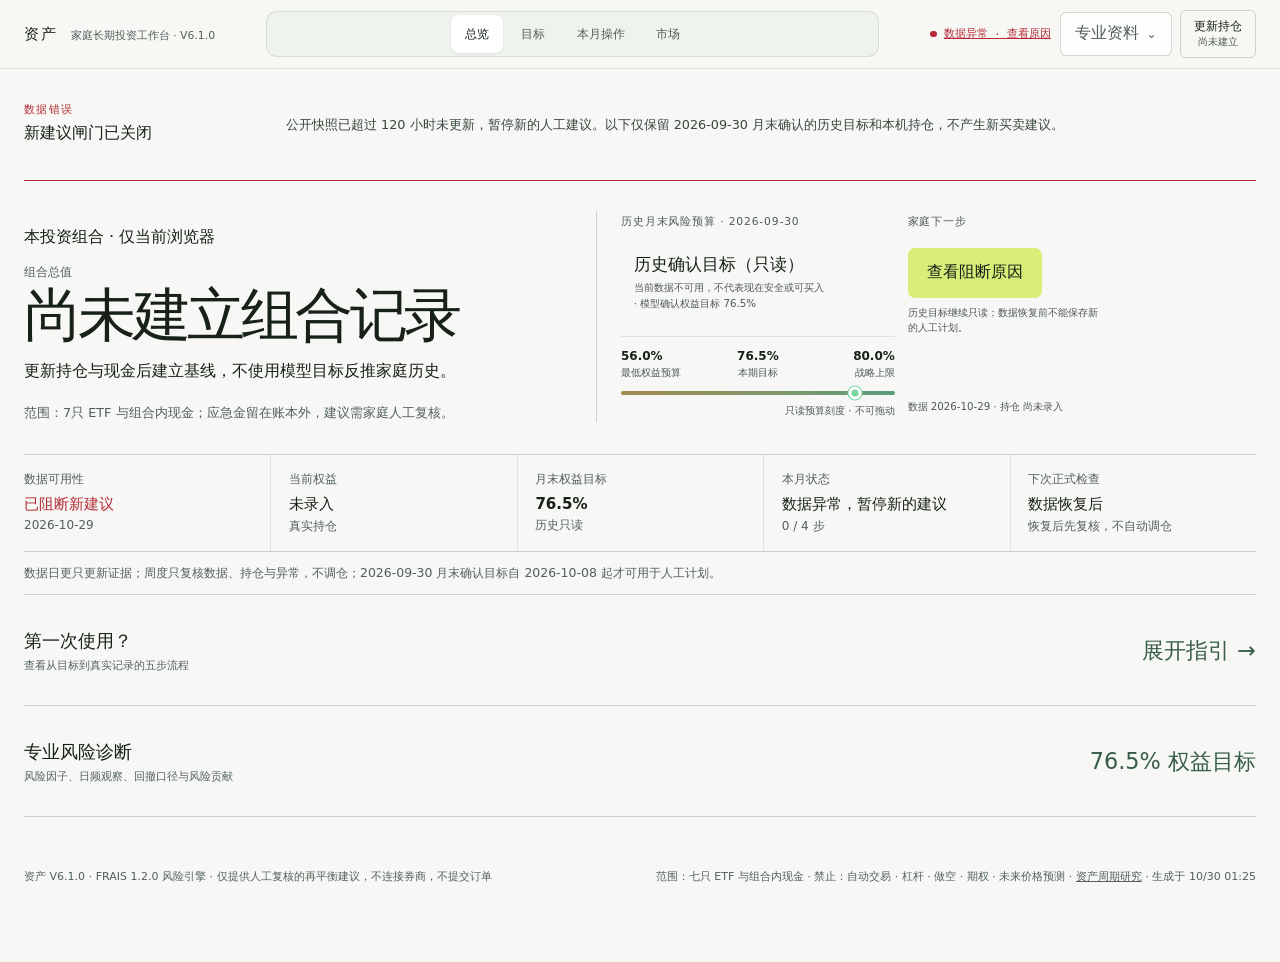
<file: index.html>
<!doctype html>
<html lang="zh-CN">
  <head>
    <meta charset="UTF-8" />
    <meta name="viewport" content="width=device-width, initial-scale=1.0" />
    <meta http-equiv="Content-Security-Policy" content="default-src 'self'; script-src 'self' 'wasm-unsafe-eval'; style-src 'self' 'unsafe-inline'; img-src 'self' data: blob:; font-src 'self'; connect-src 'self'; worker-src 'self' blob:; object-src 'none'; base-uri 'self'; form-action 'self'" />
    <meta name="color-scheme" content="dark" />
    <meta name="theme-color" content="#0a0f0e" />
    <meta name="description" content="资产：中文家庭长期投资工作台。整合真实本机持仓、资产轨迹、可解释风险与人工再平衡建议。" />
    <link rel="icon" href="data:image/svg+xml,%3Csvg xmlns='http://www.w3.org/2000/svg' viewBox='0 0 64 64'%3E%3Crect width='64' height='64' rx='16' fill='%230a0f0e'/%3E%3Cpath d='M16 16h33v8H25v8h20v8H25v16h-9z' fill='%23d7f26f'/%3E%3C/svg%3E" />
    <title>资产总览 · 资产</title>
    <script type="module" crossorigin src="./assets/types-DgxJ8FX-.js"></script>
    <script type="module" crossorigin src="./assets/portfolio-ledger-Du7uiXP8.js"></script>
    <script type="module" crossorigin src="./assets/main-BSCp3Fcj.js"></script>
    <link rel="stylesheet" crossorigin href="./assets/main-CSF6k2-C.css">
  </head>
  <body data-page="risk" data-root="./">
    <a class="skip-link" href="#main">跳到主要内容</a>
    <div id="app" aria-busy="true">
      <div class="boot-screen"><span>F5</span><p>正在核验风险状态…</p></div>
    </div>
  </body>
</html>
</file>
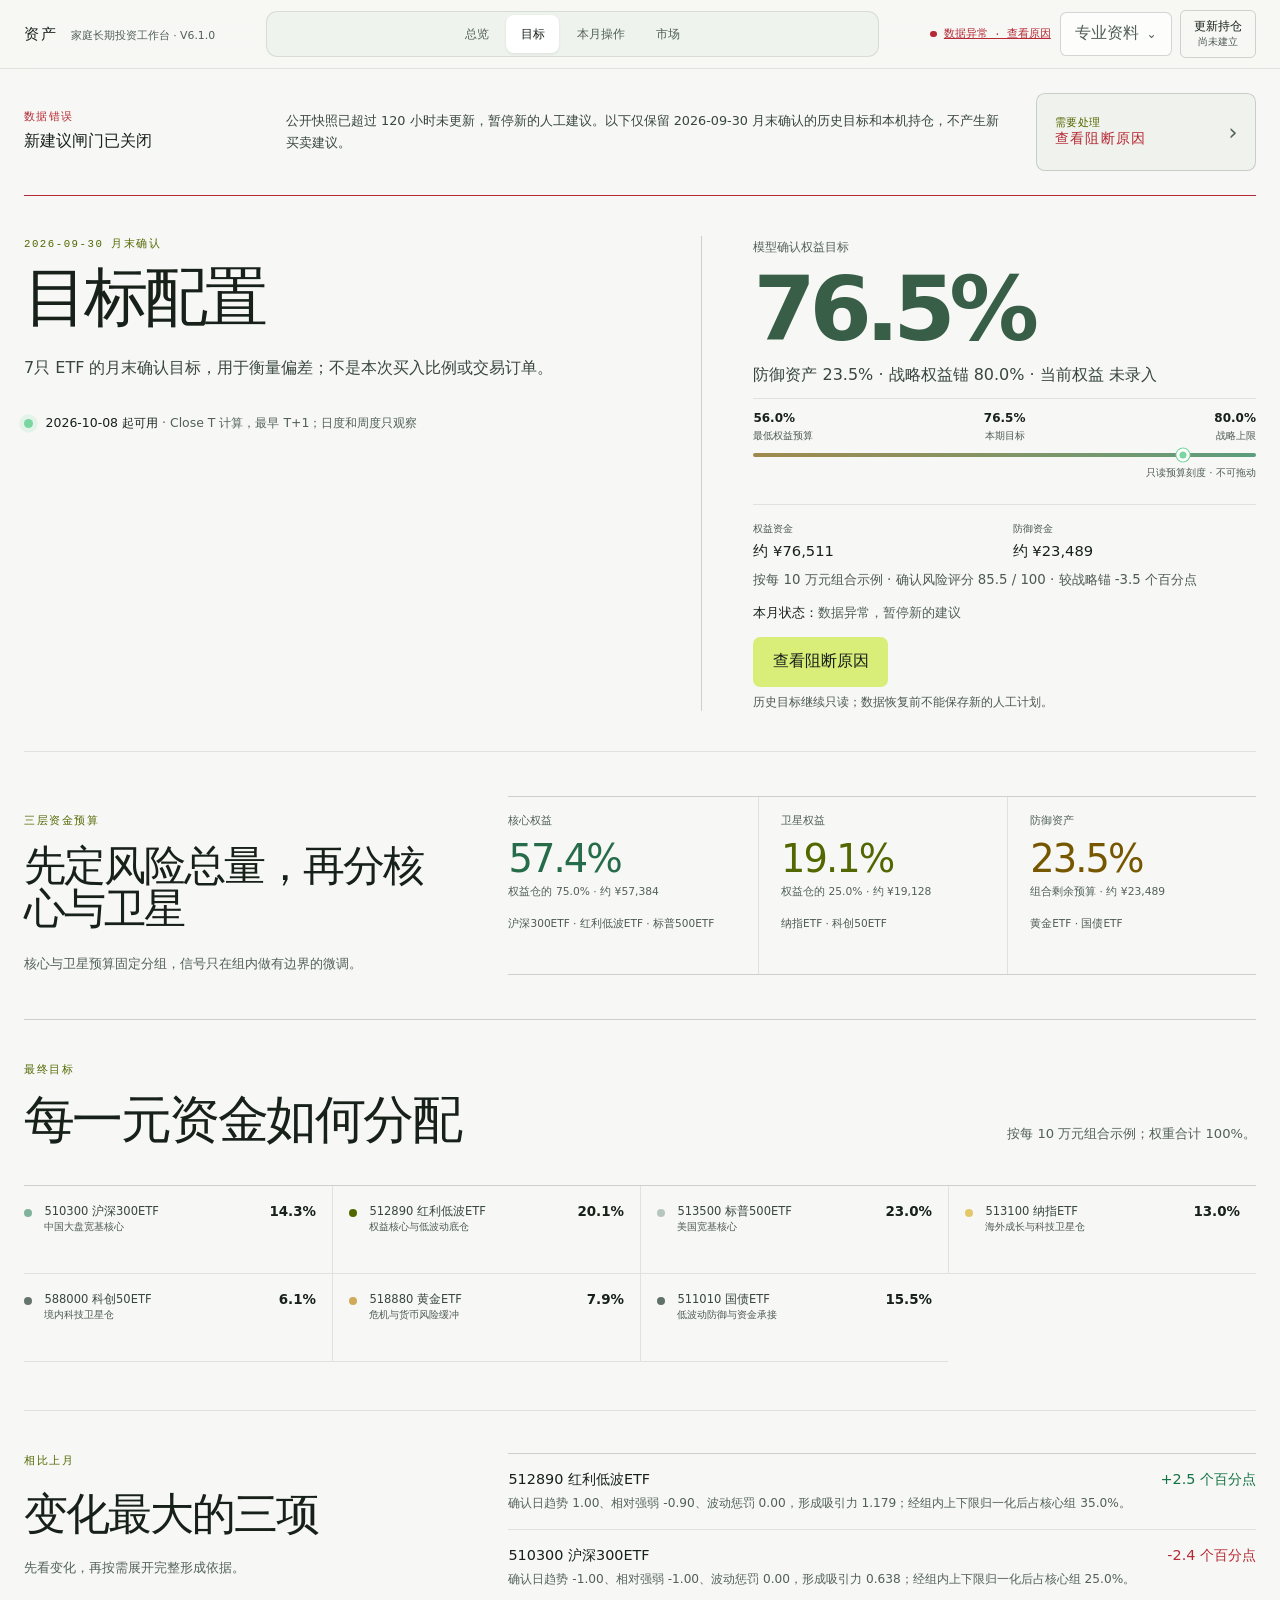
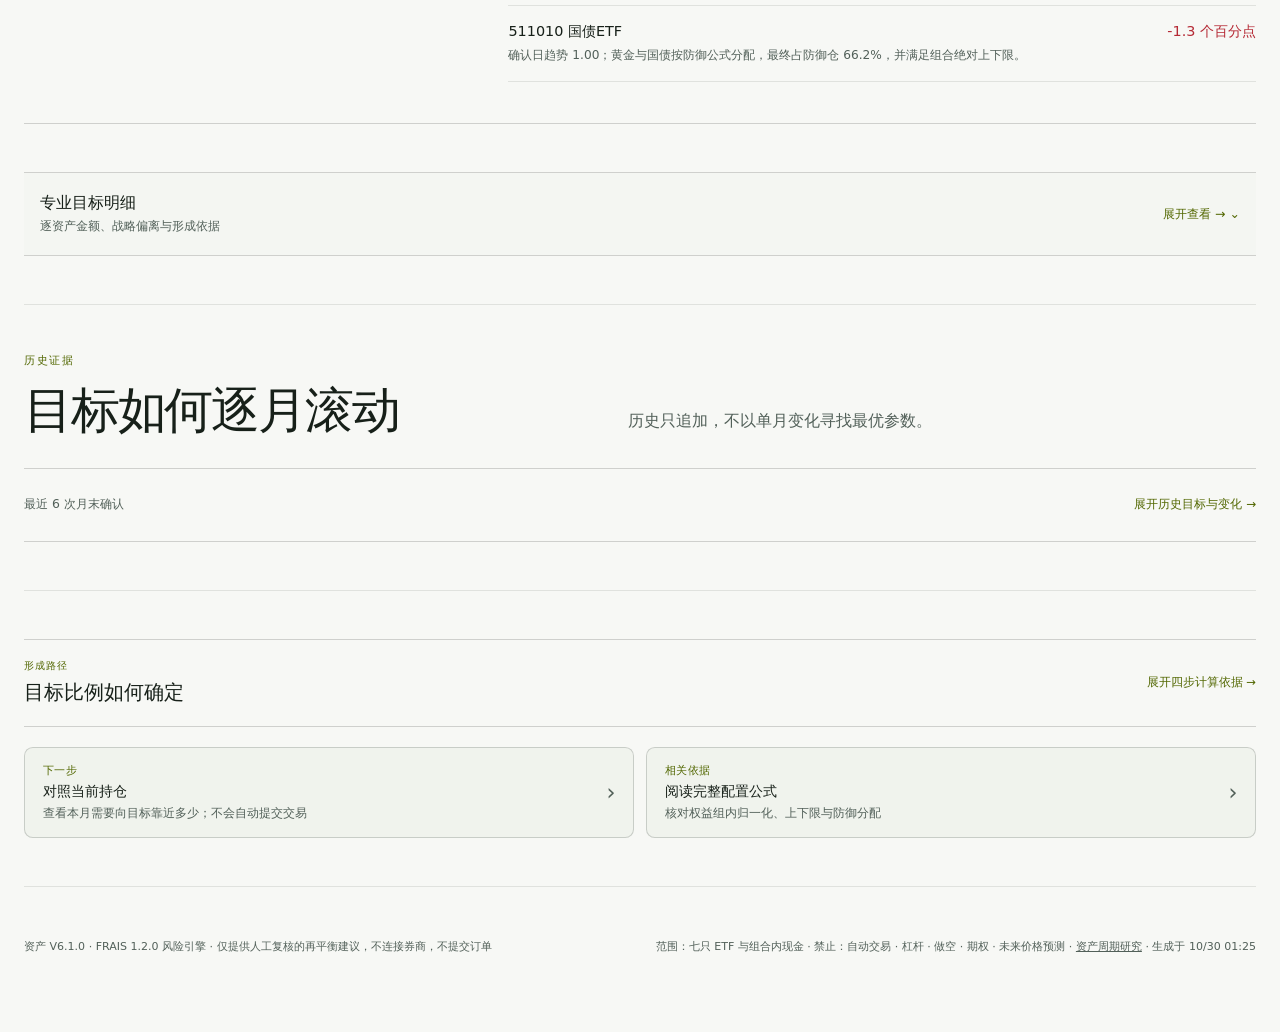
<file: allocation/index.html>
<!doctype html>
<html lang="zh-CN">
  <head>
    <meta charset="UTF-8" />
    <meta name="viewport" content="width=device-width, initial-scale=1.0" />
    <meta http-equiv="Content-Security-Policy" content="default-src 'self'; script-src 'self' 'wasm-unsafe-eval'; style-src 'self' 'unsafe-inline'; img-src 'self' data: blob:; font-src 'self'; connect-src 'self'; worker-src 'self' blob:; object-src 'none'; base-uri 'self'; form-action 'self'" />
    <meta name="color-scheme" content="dark" />
    <meta name="theme-color" content="#0a0f0e" />
    <meta name="description" content="资产月末确认目标配置：七只ETF的核心、卫星、防御目标与形成原因。" />
    <link rel="icon" href="data:image/svg+xml,%3Csvg xmlns='http://www.w3.org/2000/svg' viewBox='0 0 64 64'%3E%3Crect width='64' height='64' rx='16' fill='%230a0f0e'/%3E%3Cpath d='M16 16h33v8H25v8h20v8H25v16h-9z' fill='%23d7f26f'/%3E%3C/svg%3E" />
    <title>目标配置 · 资产</title>
    <script type="module" crossorigin src="../assets/types-DgxJ8FX-.js"></script>
    <script type="module" crossorigin src="../assets/portfolio-ledger-Du7uiXP8.js"></script>
    <script type="module" crossorigin src="../assets/main-BSCp3Fcj.js"></script>
    <link rel="stylesheet" crossorigin href="../assets/main-CSF6k2-C.css">
  </head>
  <body data-page="allocation" data-root="../">
    <a class="skip-link" href="#main">跳到主要内容</a>
    <div id="app" aria-busy="true"><div class="boot-screen"><span>F5</span><p>正在形成目标配置…</p></div></div>
  </body>
</html>
</file>
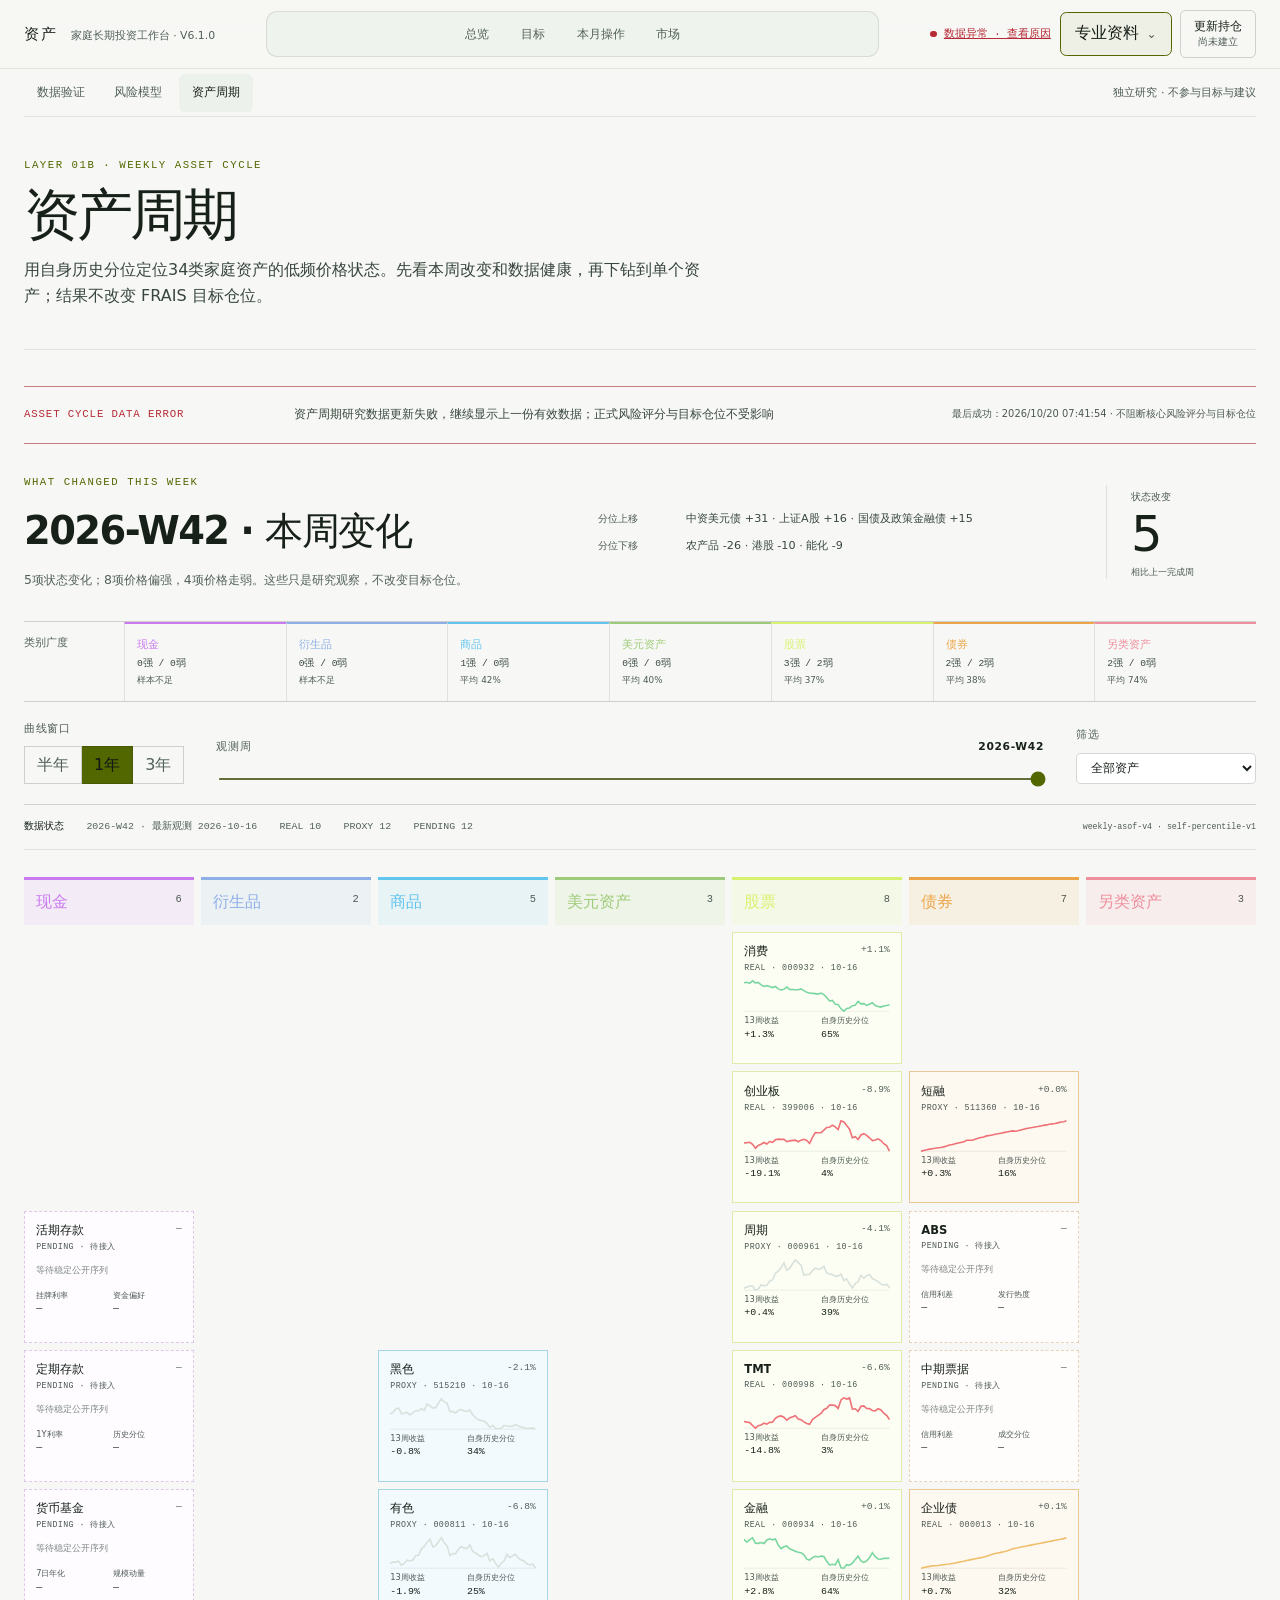
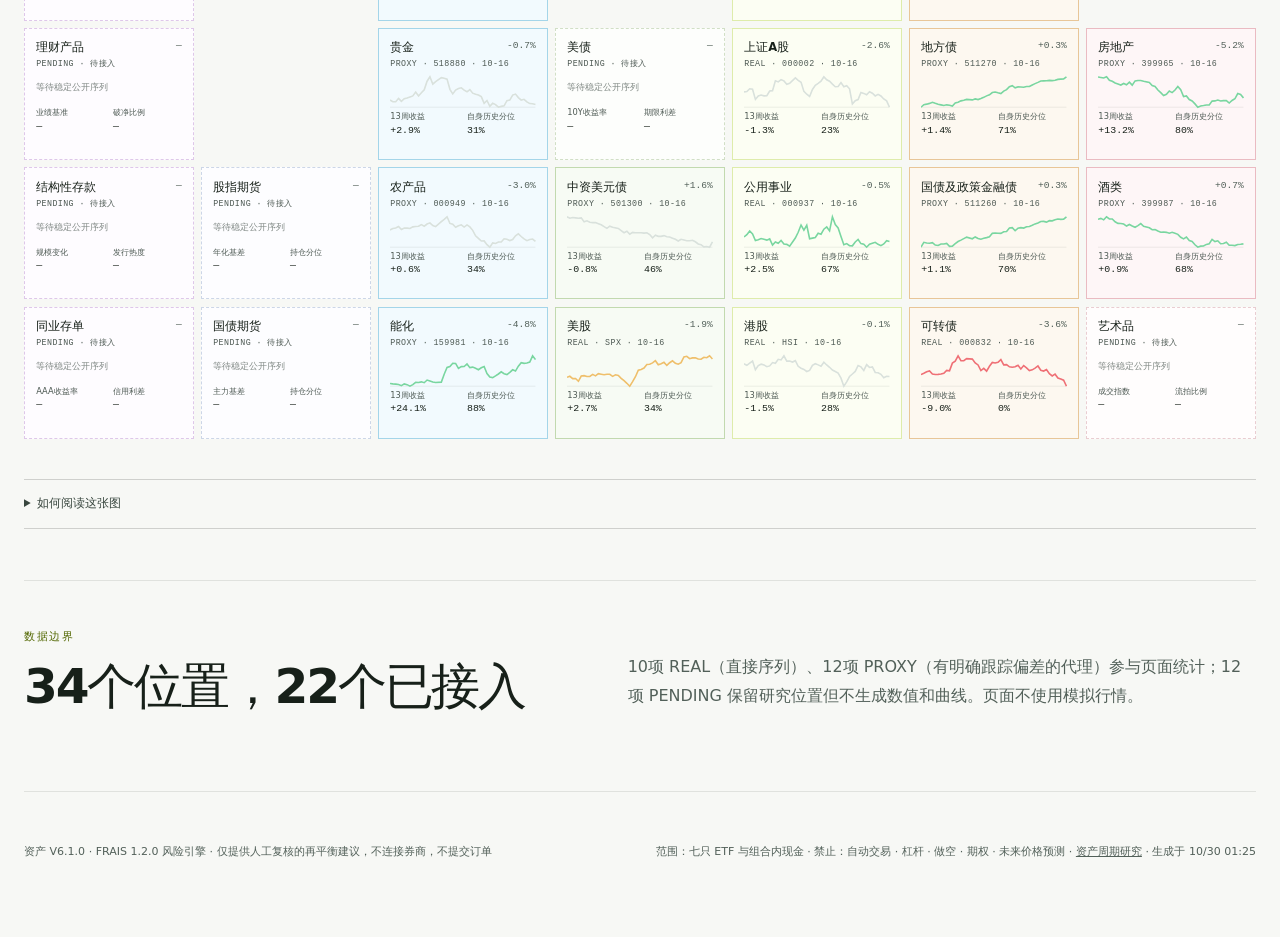
<file: asset-cycle/index.html>
<!doctype html>
<html lang="zh-CN">
  <head>
    <meta charset="UTF-8" />
    <meta name="viewport" content="width=device-width, initial-scale=1.0" />
    <meta http-equiv="Content-Security-Policy" content="default-src 'self'; script-src 'self' 'wasm-unsafe-eval'; style-src 'self' 'unsafe-inline'; img-src 'self' data: blob:; font-src 'self'; connect-src 'self'; worker-src 'self' blob:; object-src 'none'; base-uri 'self'; form-action 'self'" />
    <meta name="color-scheme" content="dark" />
    <meta name="theme-color" content="#0a0f0e" />
    <meta name="description" content="资产周期：已冻结的周频资产状态研究页面。" />
    <link rel="icon" href="data:image/svg+xml,%3Csvg xmlns='http://www.w3.org/2000/svg' viewBox='0 0 64 64'%3E%3Crect width='64' height='64' rx='16' fill='%230a0f0e'/%3E%3Cpath d='M16 16h33v8H25v8h20v8H25v16h-9z' fill='%23d7f26f'/%3E%3C/svg%3E" />
    <title>资产周期 · 资产</title>
    <script type="module" crossorigin src="../assets/types-DgxJ8FX-.js"></script>
    <script type="module" crossorigin src="../assets/portfolio-ledger-Du7uiXP8.js"></script>
    <script type="module" crossorigin src="../assets/main-BSCp3Fcj.js"></script>
    <link rel="stylesheet" crossorigin href="../assets/main-CSF6k2-C.css">
  </head>
  <body data-page="asset-cycle" data-root="../">
    <a class="skip-link" href="#main">跳到主要内容</a>
    <div id="app" aria-busy="true"><div class="boot-screen"><span>F5</span><p>正在构建资产周期截面…</p></div></div>
  </body>
</html>
</file>
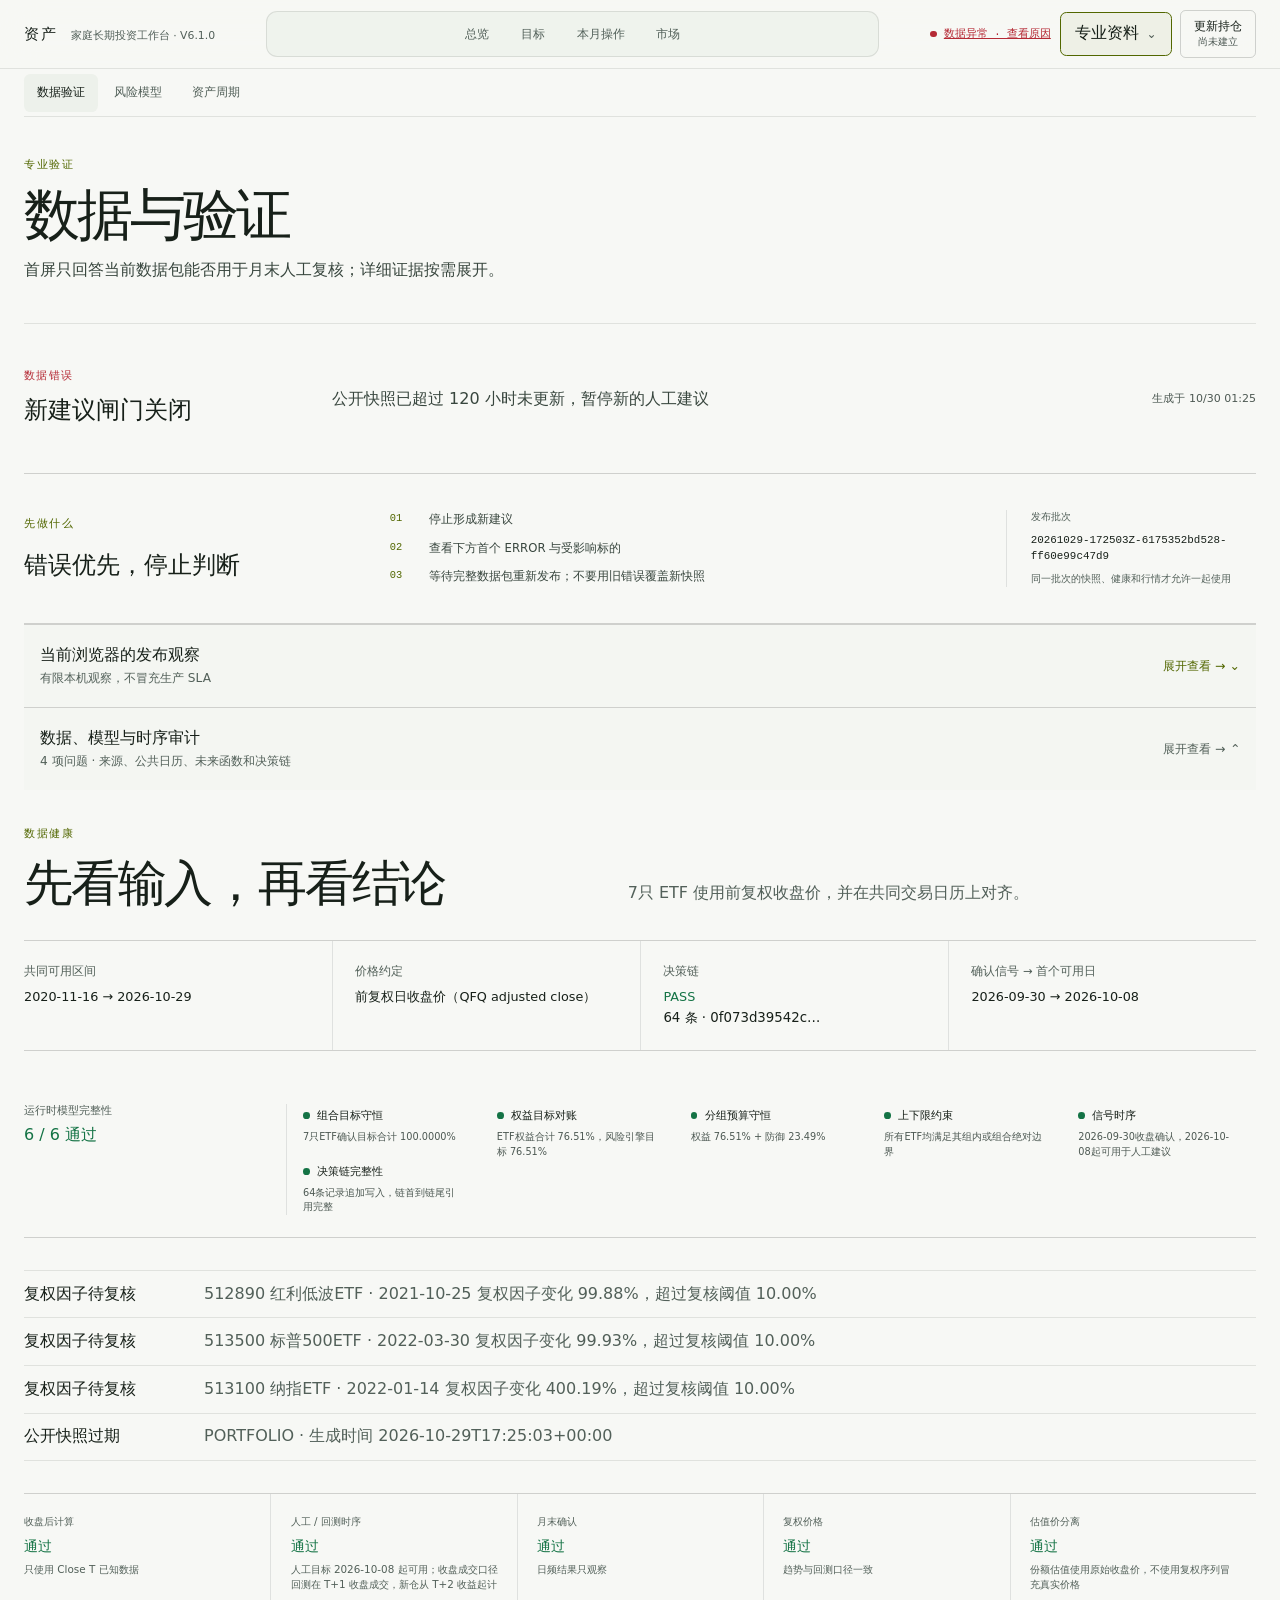
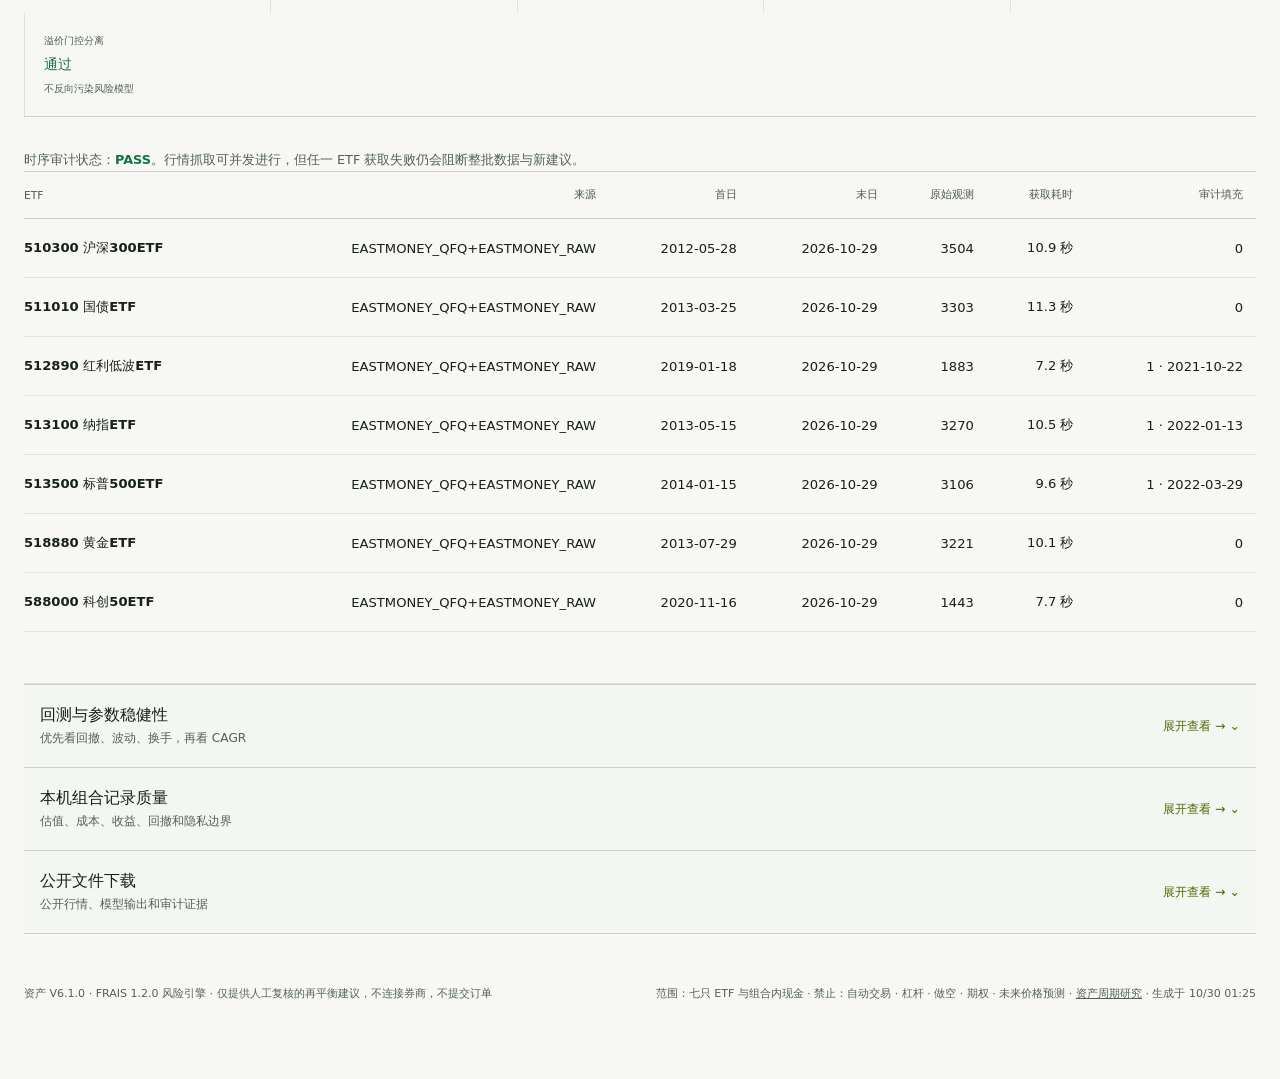
<file: data/index.html>
<!doctype html>
<html lang="zh-CN">
  <head>
    <meta charset="UTF-8" />
    <meta name="viewport" content="width=device-width, initial-scale=1.0" />
    <meta http-equiv="Content-Security-Policy" content="default-src 'self'; script-src 'self' 'wasm-unsafe-eval'; style-src 'self' 'unsafe-inline'; img-src 'self' data: blob:; font-src 'self'; connect-src 'self'; worker-src 'self' blob:; object-src 'none'; base-uri 'self'; form-action 'self'" />
    <meta name="color-scheme" content="dark" />
    <meta name="theme-color" content="#0a0f0e" />
    <meta name="description" content="资产的数据健康、来源、回测、家庭资产记录质量与公开数据下载。" />
    <link rel="icon" href="data:image/svg+xml,%3Csvg xmlns='http://www.w3.org/2000/svg' viewBox='0 0 64 64'%3E%3Crect width='64' height='64' rx='16' fill='%230a0f0e'/%3E%3Cpath d='M16 16h33v8H25v8h20v8H25v16h-9z' fill='%23d7f26f'/%3E%3C/svg%3E" />
    <title>数据与验证 · 资产</title>
    <script type="module" crossorigin src="../assets/types-DgxJ8FX-.js"></script>
    <script type="module" crossorigin src="../assets/portfolio-ledger-Du7uiXP8.js"></script>
    <script type="module" crossorigin src="../assets/main-BSCp3Fcj.js"></script>
    <link rel="stylesheet" crossorigin href="../assets/main-CSF6k2-C.css">
  </head>
  <body data-page="data" data-root="../">
    <a class="skip-link" href="#main">跳到主要内容</a>
    <div id="app" aria-busy="true"><div class="boot-screen"><span>F5</span><p>正在核验公开数据…</p></div></div>
  </body>
</html>
</file>
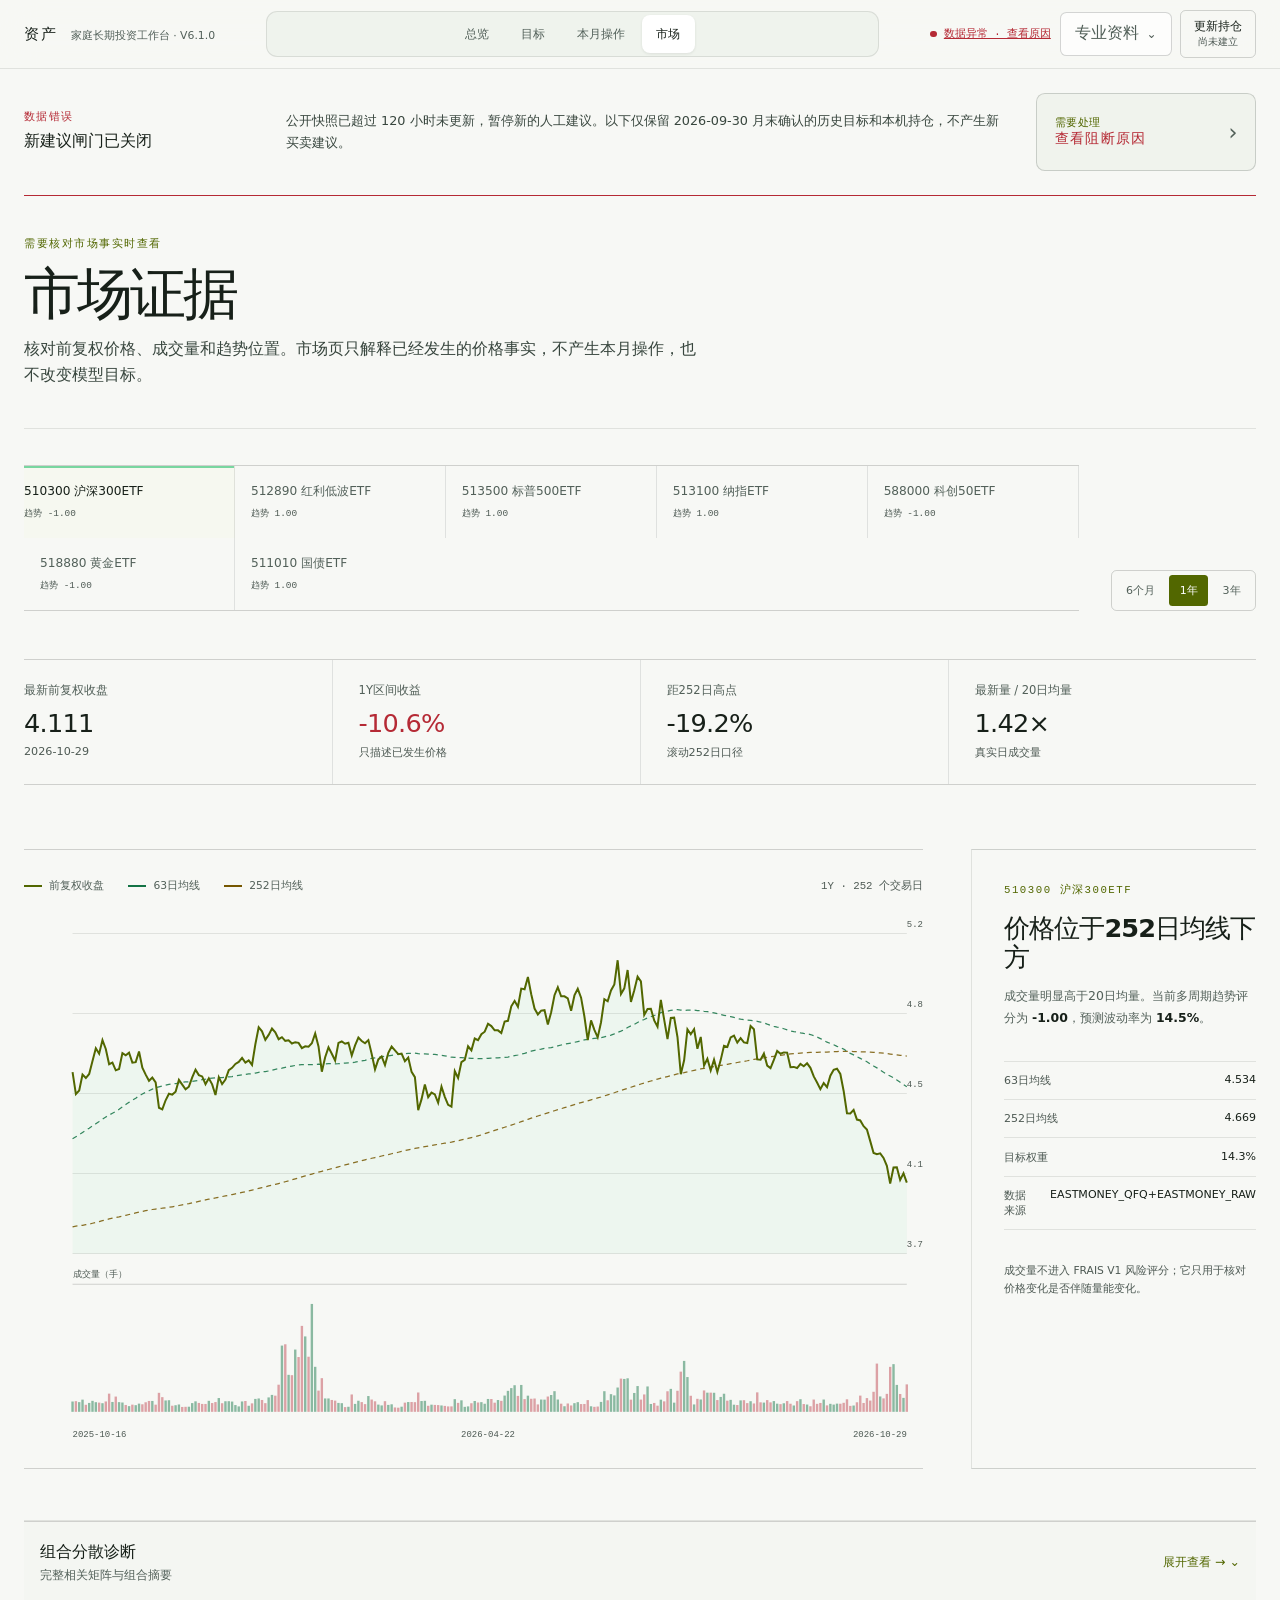
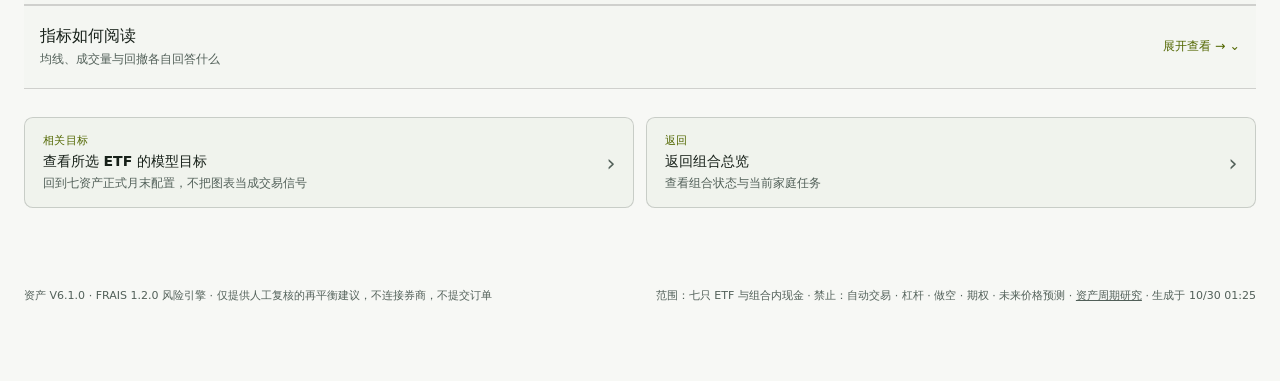
<file: market/index.html>
<!doctype html>
<html lang="zh-CN">
  <head>
    <meta charset="UTF-8" />
    <meta name="viewport" content="width=device-width, initial-scale=1.0" />
    <meta http-equiv="Content-Security-Policy" content="default-src 'self'; script-src 'self' 'wasm-unsafe-eval'; style-src 'self' 'unsafe-inline'; img-src 'self' data: blob:; font-src 'self'; connect-src 'self'; worker-src 'self' blob:; object-src 'none'; base-uri 'self'; form-action 'self'" />
    <meta name="color-scheme" content="dark" />
    <meta name="theme-color" content="#0a0f0e" />
    <meta name="description" content="资产的市场证据：七只ETF的真实价格、成交量、趋势位置、相关性与风险贡献。" />
    <link rel="icon" href="data:image/svg+xml,%3Csvg xmlns='http://www.w3.org/2000/svg' viewBox='0 0 64 64'%3E%3Crect width='64' height='64' rx='16' fill='%230a0f0e'/%3E%3Cpath d='M16 16h33v8H25v8h20v8H25v16h-9z' fill='%23d7f26f'/%3E%3C/svg%3E" />
    <title>市场证据 · 资产</title>
    <script type="module" crossorigin src="../assets/types-DgxJ8FX-.js"></script>
    <script type="module" crossorigin src="../assets/portfolio-ledger-Du7uiXP8.js"></script>
    <script type="module" crossorigin src="../assets/main-BSCp3Fcj.js"></script>
    <link rel="stylesheet" crossorigin href="../assets/main-CSF6k2-C.css">
  </head>
  <body data-page="market" data-root="../">
    <a class="skip-link" href="#main">跳到主要内容</a>
    <div id="app" aria-busy="true"><div class="boot-screen"><span>F5</span><p>正在核验价格与量能…</p></div></div>
  </body>
</html>
</file>
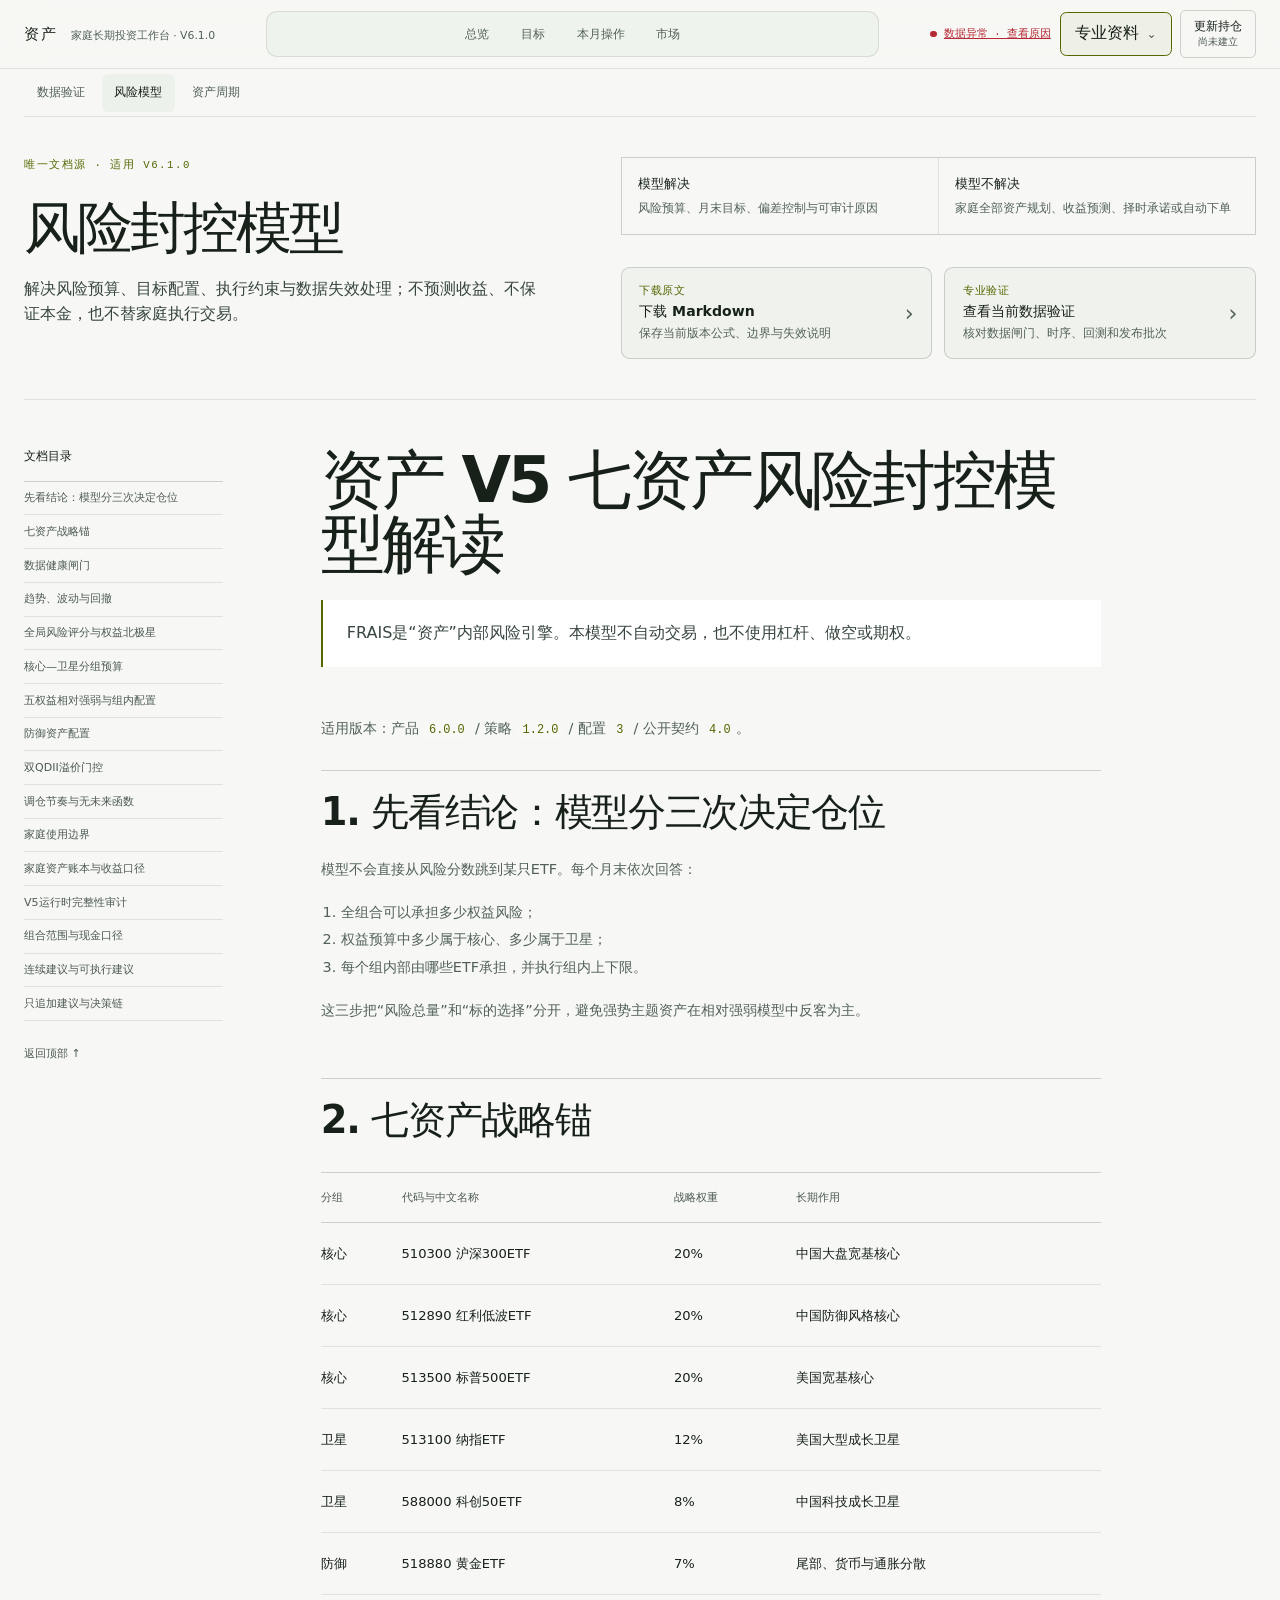
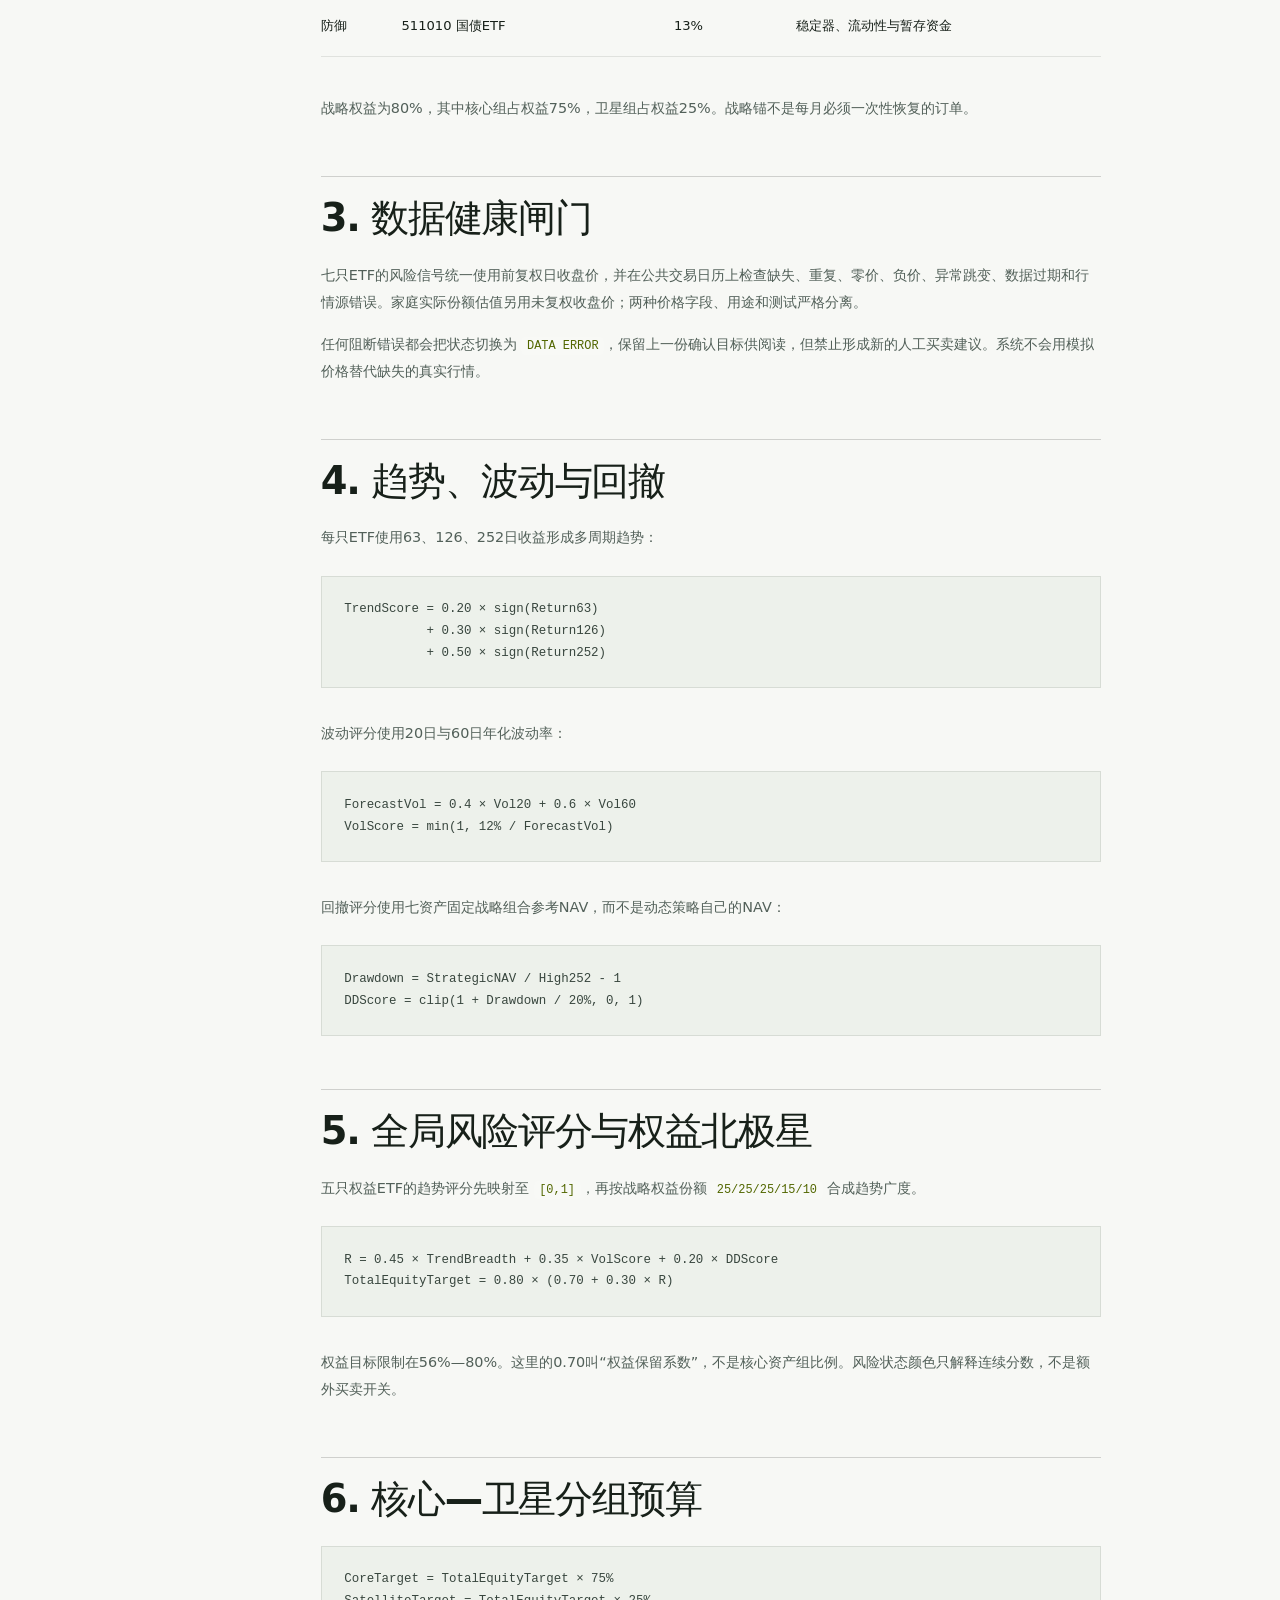
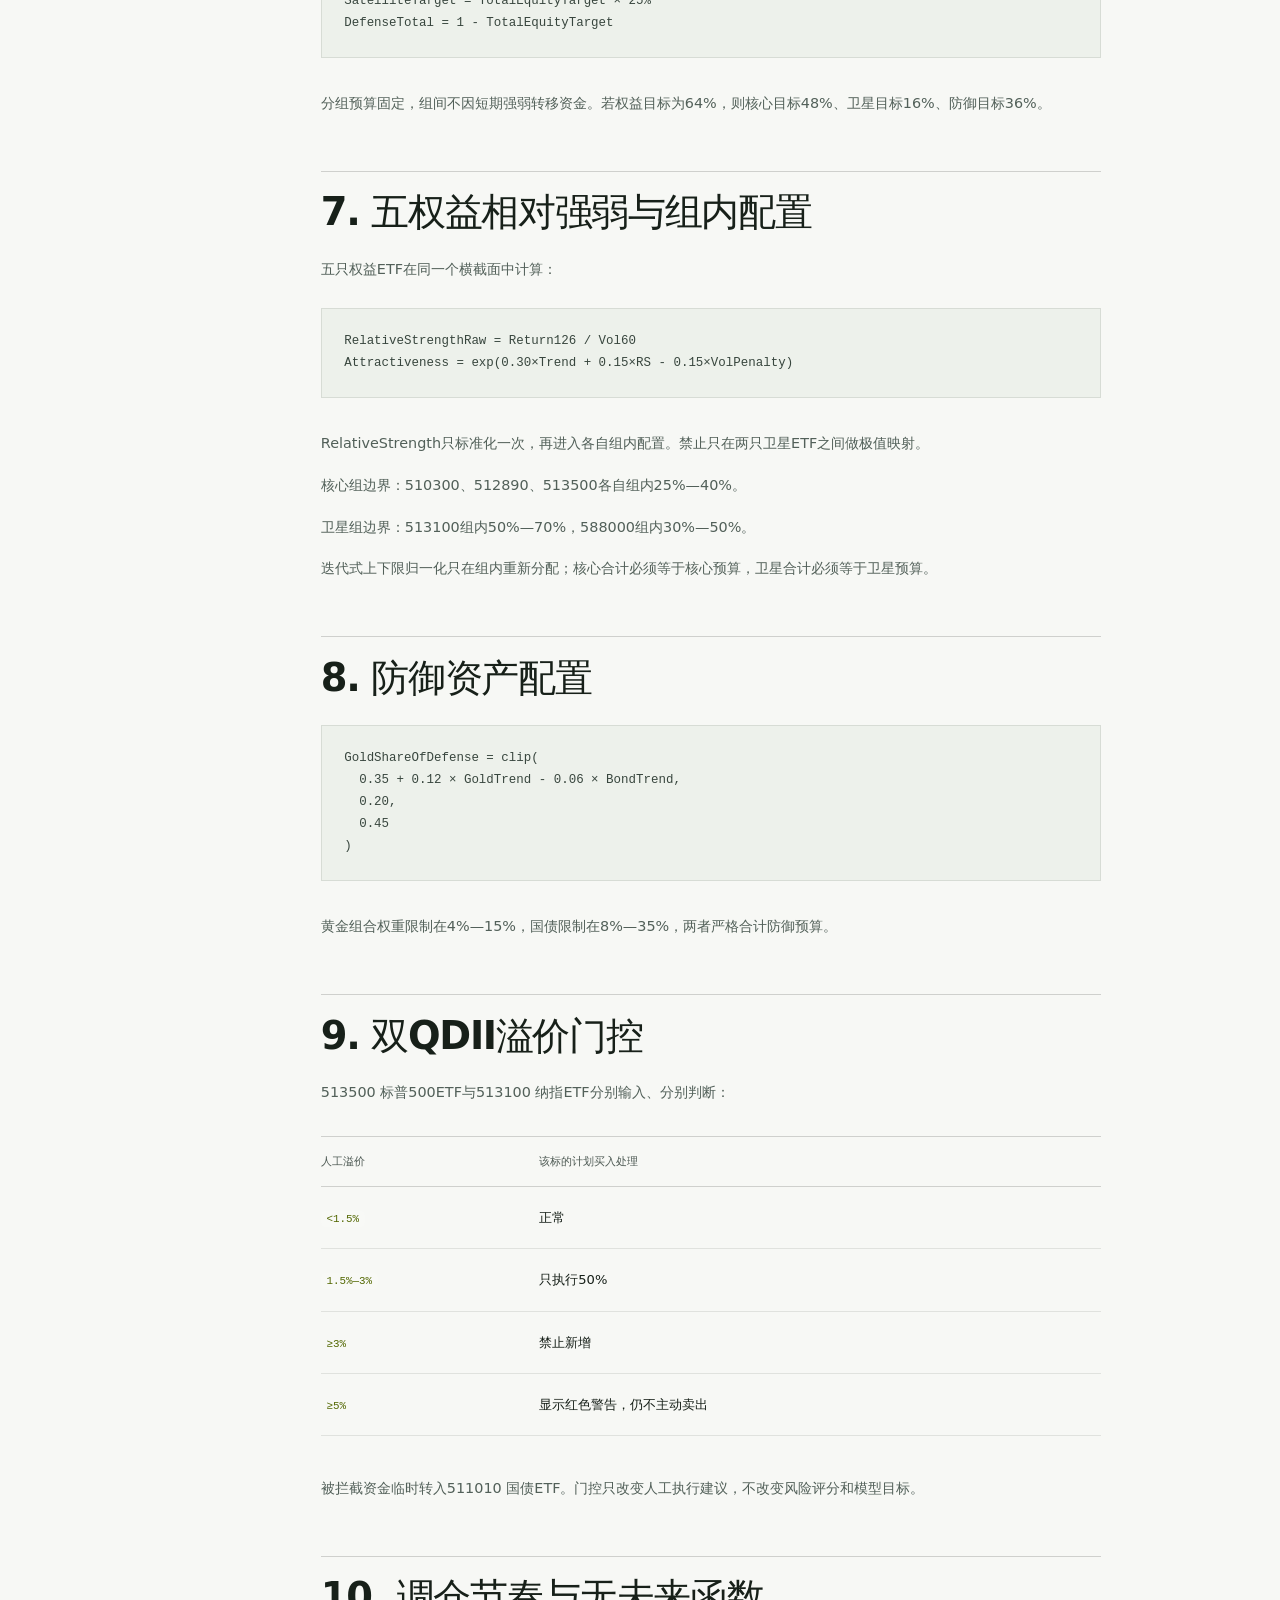
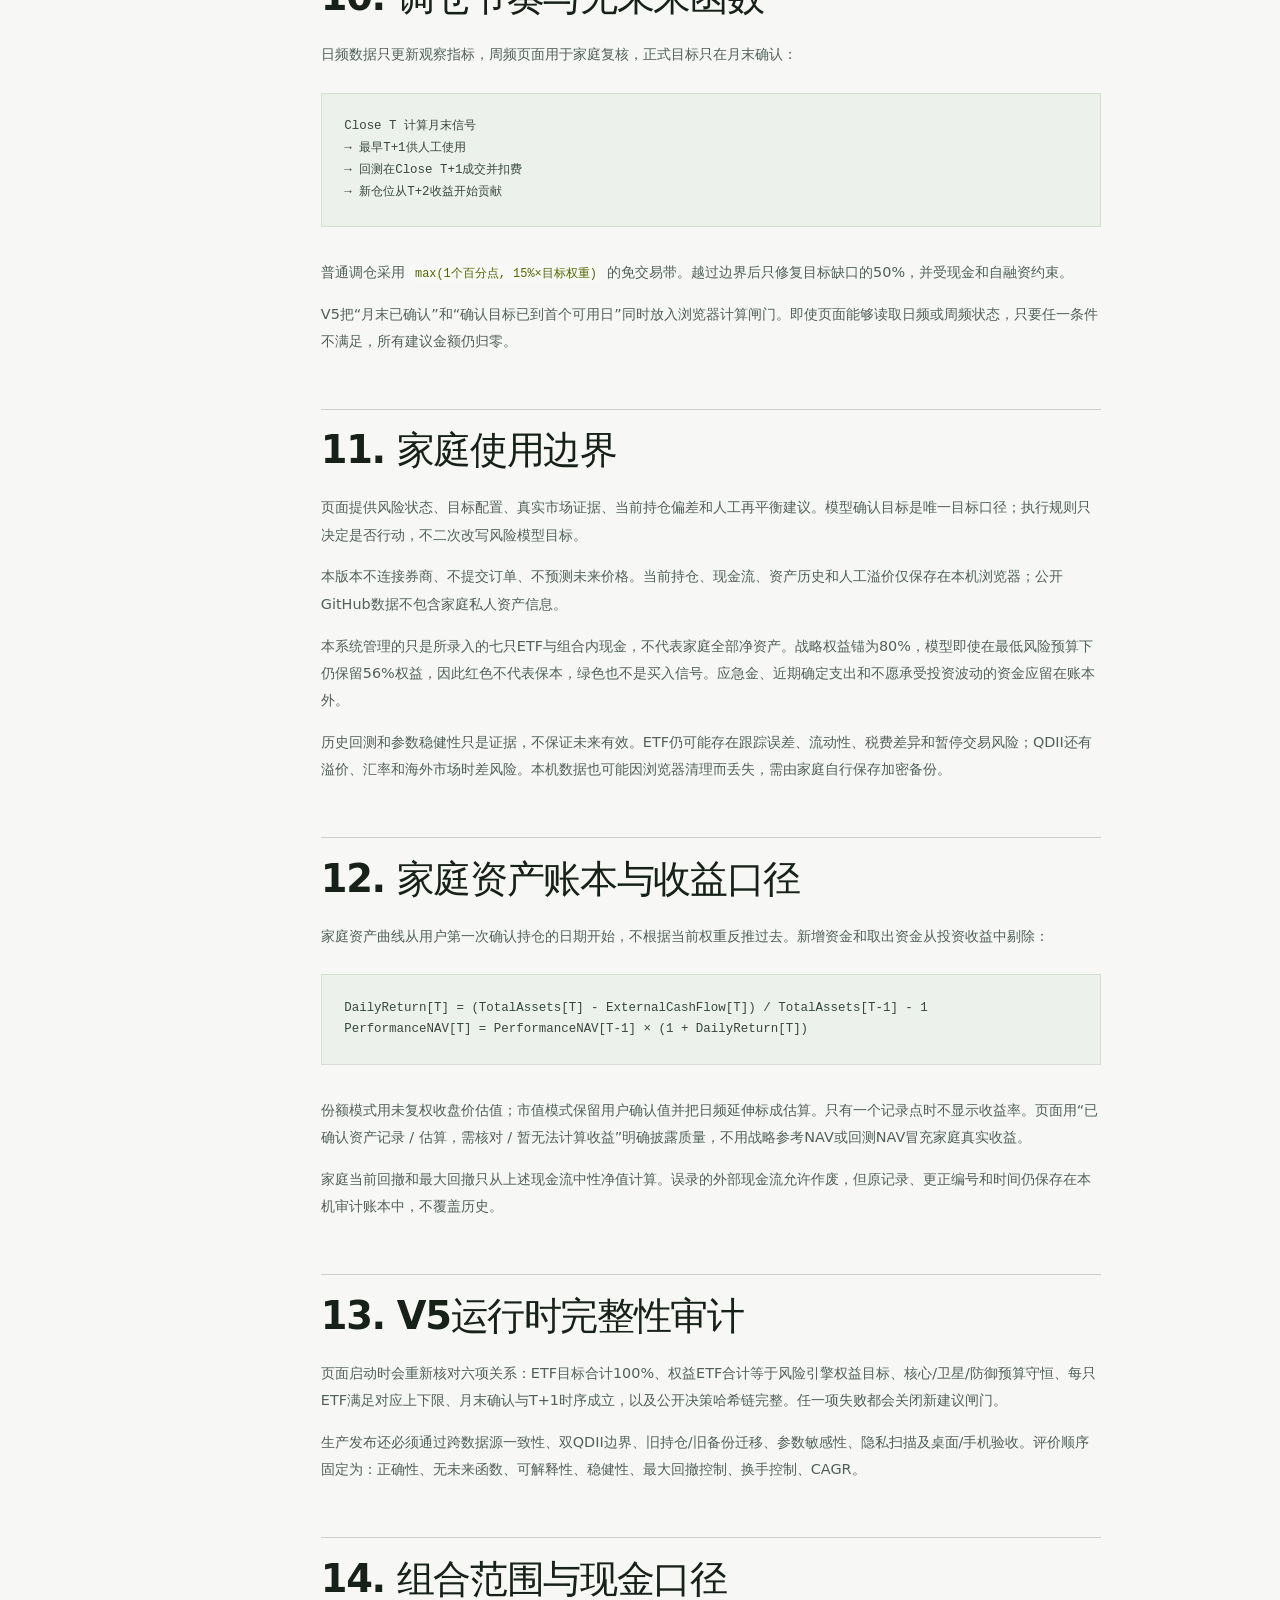
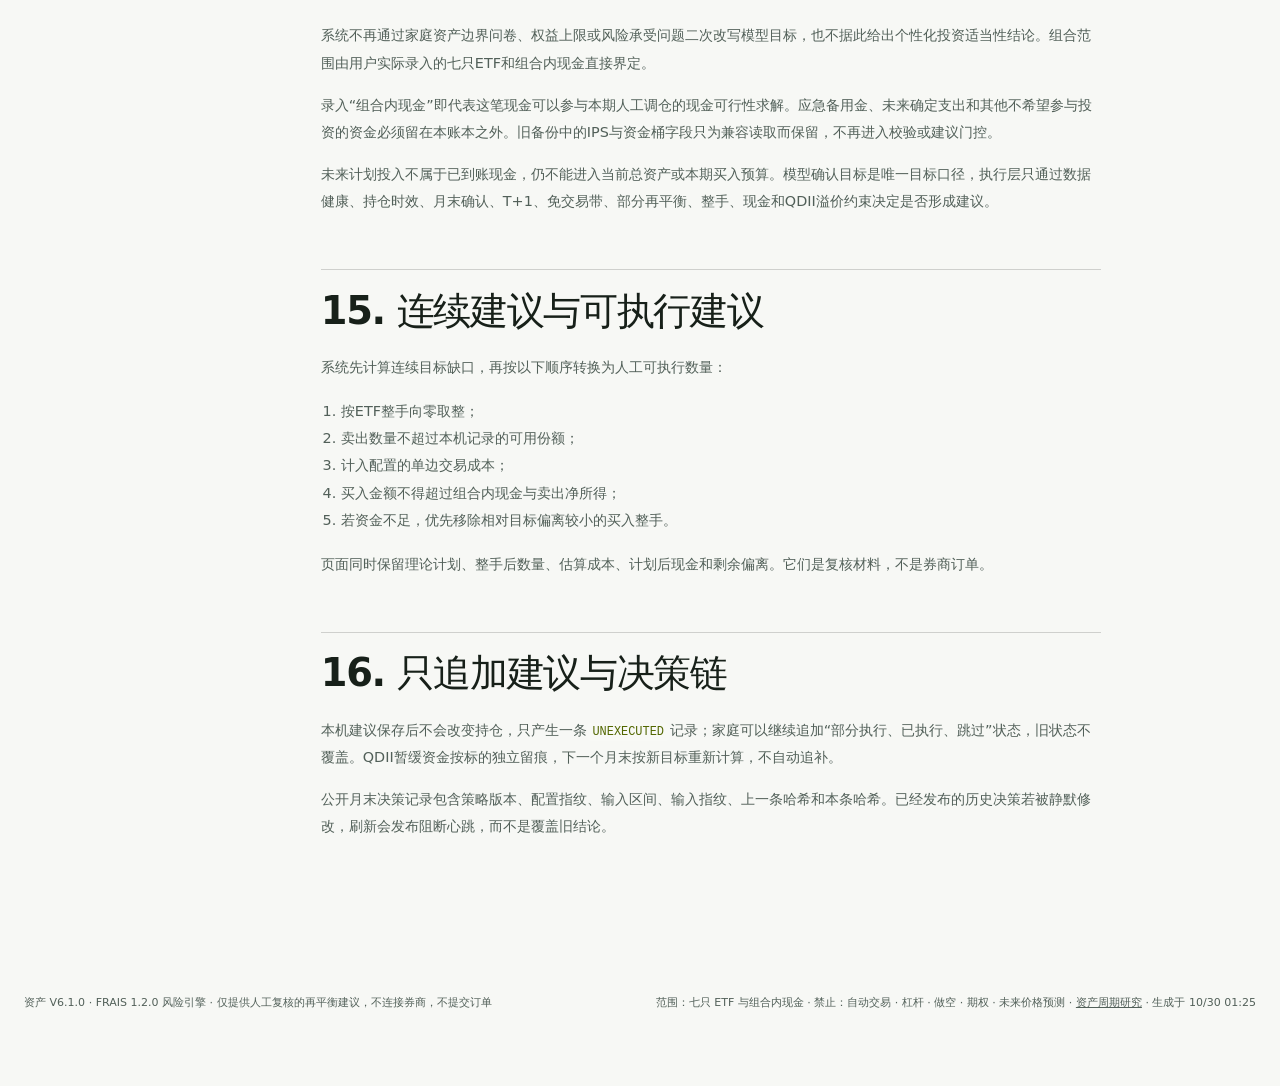
<file: model/index.html>
<!doctype html>
<html lang="zh-CN">
  <head>
    <meta charset="UTF-8" />
    <meta name="viewport" content="width=device-width, initial-scale=1.0" />
    <meta http-equiv="Content-Security-Policy" content="default-src 'self'; script-src 'self' 'wasm-unsafe-eval'; style-src 'self' 'unsafe-inline'; img-src 'self' data: blob:; font-src 'self'; connect-src 'self'; worker-src 'self' blob:; object-src 'none'; base-uri 'self'; form-action 'self'" />
    <meta name="color-scheme" content="dark" />
    <meta name="theme-color" content="#0a0f0e" />
    <meta name="description" content="资产内部FRAIS风险封控模型的完整中文解读、公式、边界与失效处理。" />
    <link rel="icon" href="data:image/svg+xml,%3Csvg xmlns='http://www.w3.org/2000/svg' viewBox='0 0 64 64'%3E%3Crect width='64' height='64' rx='16' fill='%230a0f0e'/%3E%3Cpath d='M16 16h33v8H25v8h20v8H25v16h-9z' fill='%23d7f26f'/%3E%3C/svg%3E" />
    <title>风控模型 · 资产</title>
    <script type="module" crossorigin src="../assets/types-DgxJ8FX-.js"></script>
    <script type="module" crossorigin src="../assets/portfolio-ledger-Du7uiXP8.js"></script>
    <script type="module" crossorigin src="../assets/main-BSCp3Fcj.js"></script>
    <link rel="stylesheet" crossorigin href="../assets/main-CSF6k2-C.css">
  </head>
  <body data-page="model" data-root="../">
    <a class="skip-link" href="#main">跳到主要内容</a>
    <div id="app" aria-busy="true"><div class="boot-screen"><span>F5</span><p>正在载入模型文档…</p></div></div>
  </body>
</html>
</file>
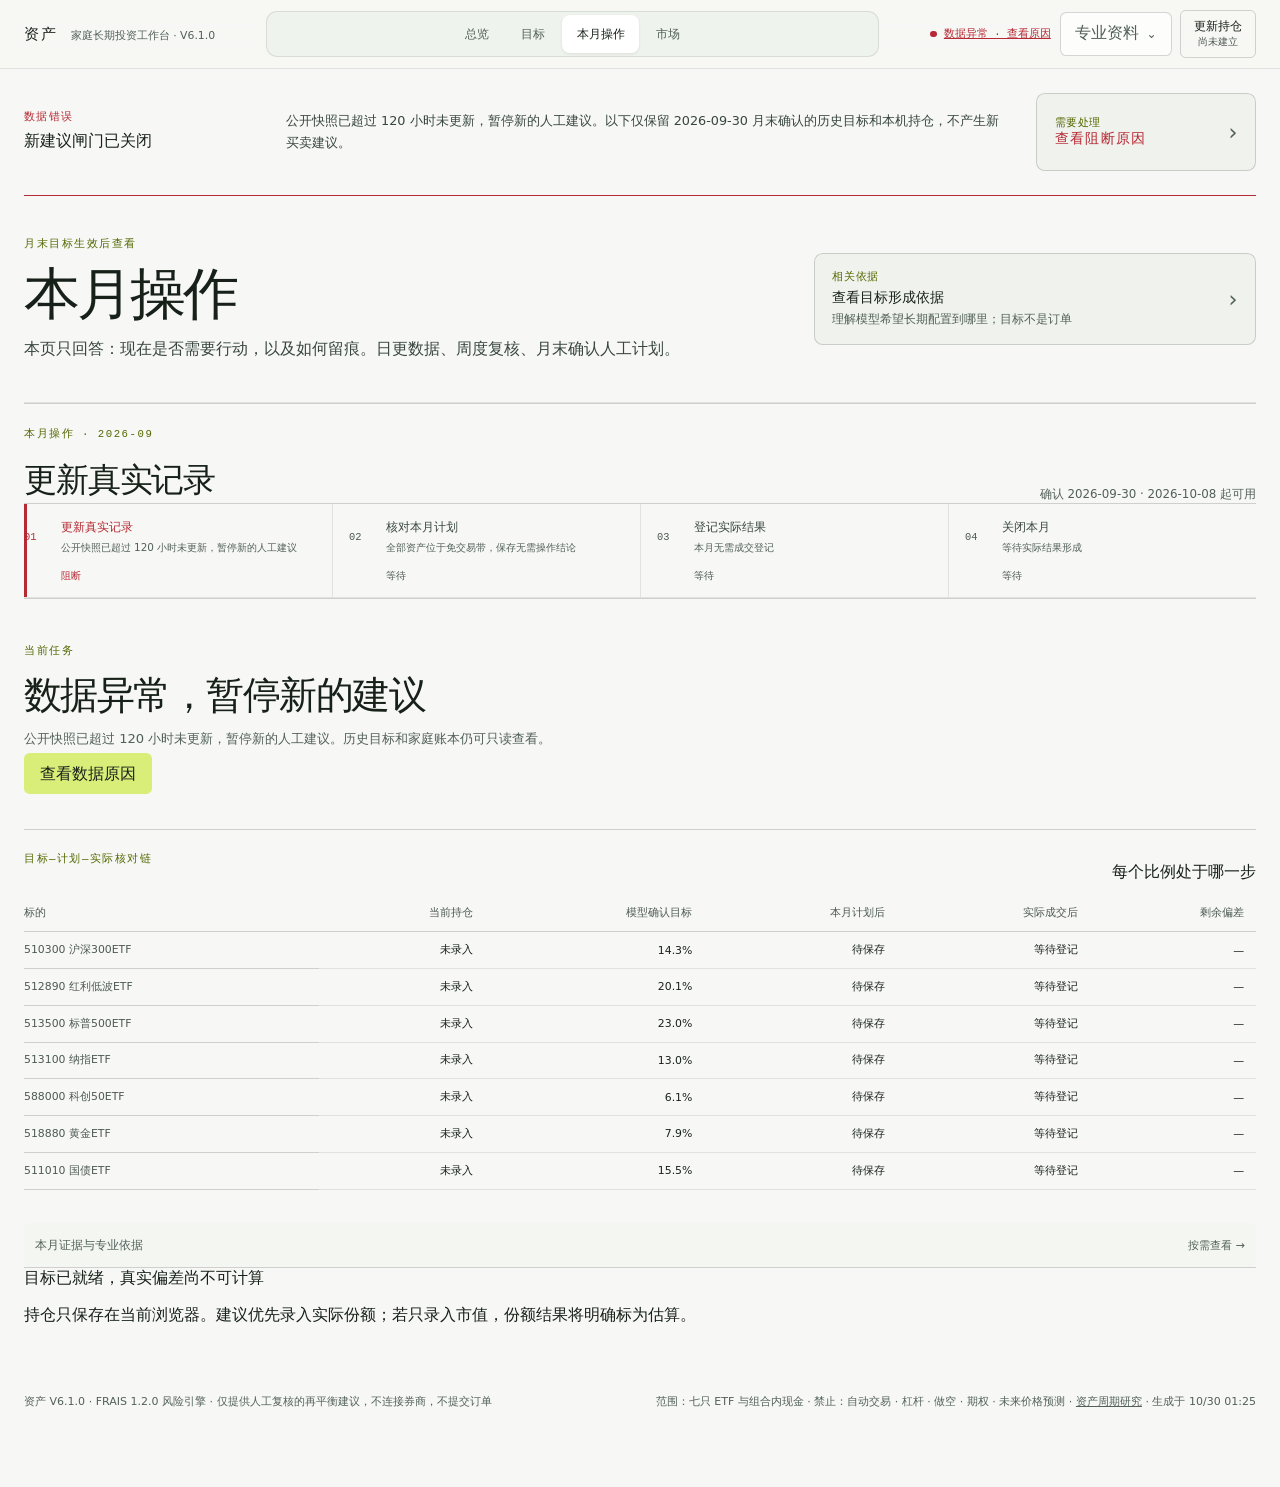
<file: portfolio/index.html>
<!doctype html>
<html lang="zh-CN">
  <head>
    <meta charset="UTF-8" />
    <meta name="viewport" content="width=device-width, initial-scale=1.0" />
    <meta http-equiv="Content-Security-Policy" content="default-src 'self'; script-src 'self' 'wasm-unsafe-eval'; style-src 'self' 'unsafe-inline'; img-src 'self' data: blob:; font-src 'self'; connect-src 'self'; worker-src 'self' blob:; object-src 'none'; base-uri 'self'; form-action 'self'" />
    <meta name="color-scheme" content="dark" />
    <meta name="theme-color" content="#0a0f0e" />
    <meta name="description" content="资产的持仓、现金流、目标与人工再平衡建议。家庭数据只保存在当前浏览器。" />
    <link rel="icon" href="data:image/svg+xml,%3Csvg xmlns='http://www.w3.org/2000/svg' viewBox='0 0 64 64'%3E%3Crect width='64' height='64' rx='16' fill='%230a0f0e'/%3E%3Cpath d='M16 16h33v8H25v8h20v8H25v16h-9z' fill='%23d7f26f'/%3E%3C/svg%3E" />
    <title>持仓与建议 · 资产</title>
    <script type="module" crossorigin src="../assets/types-DgxJ8FX-.js"></script>
    <script type="module" crossorigin src="../assets/portfolio-ledger-Du7uiXP8.js"></script>
    <script type="module" crossorigin src="../assets/main-BSCp3Fcj.js"></script>
    <link rel="stylesheet" crossorigin href="../assets/main-CSF6k2-C.css">
  </head>
  <body data-page="portfolio" data-root="../">
    <a class="skip-link" href="#main">跳到主要内容</a>
    <div id="app" aria-busy="true"><div class="boot-screen"><span>F5</span><p>正在读取本机持仓…</p></div></div>
  </body>
</html>
</file>
<file: assets/main-CSF6k2-C.css>
:root{--lightningcss-light:initial;--lightningcss-dark: ;--lightningcss-light: ;--lightningcss-dark:initial;color-scheme:dark;--bg:#0a0f0e;--surface:#111816;--surface-2:#17201d;--ink:#f0f4ee;--soft:#c5cec8;--muted:#87938d;--faint:#66706b;--line:#e9f3ec17;--line-strong:#e9f3ec2b;--accent:#d7f26f;--positive:#79d6a0;--negative:#ef7076;--warning:#e8cd68;--content:1320px;background:var(--bg);color:var(--ink);font-synthesis:none;text-rendering:optimizelegibility;--lightningcss-light:initial;--lightningcss-dark: ;color-scheme:light dark;font-family:-apple-system,BlinkMacSystemFont,PingFang SC,Microsoft YaHei,system-ui,sans-serif}@media (prefers-color-scheme:dark){:root{--lightningcss-light: ;--lightningcss-dark:initial}}.allocation-changes li span{font-size:.9rem;font-weight:540}.allocation-changes li strong{font-size:.9rem}.target-detail-disclosure>summary::-webkit-details-marker{display:none}.portfolio-assets-disclosure>summary::-webkit-details-marker{display:none}.portfolio-audit-disclosure>summary::-webkit-details-marker{display:none}.market-disclosure>summary::-webkit-details-marker{display:none}.data-disclosure>summary::-webkit-details-marker{display:none}.data-disclosure>section{margin-top:0}.portfolio-help{margin-top:1.5rem}.monthly-workflow .primary{min-height:48px}@media (prefers-color-scheme:light){:root{--bg:#f7f8f5;--surface:#fff;--surface-2:#edf1eb;--ink:#172019;--soft:#38463e;--muted:#5c6962;--faint:#6d7872;--line:#1720191a;--line-strong:#1720192e;--accent:#647b00;--positive:#147345;--negative:#b52a35;--warning:#8a6500}.topbar{background:#f7f8f5e8}input,select{background:#fff}.dialog-actions{background:#fffffff5}.primary{color:#172019;background:#d9ed79}.allocation-bar i{color:#101710}.professional-nav>div{box-shadow:0 24px 70px #1e282224}.markdown-body pre{background:#edf1eb}dialog::backdrop{background:#232b2561}}@media (max-width:820px){.overview-onboarding,.allocation-changes{grid-template-columns:1fr;gap:2rem}.portfolio-summary{grid-template-columns:1fr 1fr}.portfolio-summary>div:nth-child(3){border-left:0;border-top:1px solid var(--line);padding-left:0}.portfolio-summary>div:nth-child(4){border-top:1px solid var(--line)}.decision-row{grid-template-columns:1fr auto}.decision-path-values,.advice-reason{grid-column:1/-1}.professional-nav>div{width:auto;position:fixed;top:68px;left:16px;right:16px}}@media (max-width:560px){.scope-disclosure,.cadence-summary{font-size:.8rem!important}.overview-onboarding{min-height:0;padding:2.75rem 0}.target-detail-disclosure>summary,.portfolio-assets-disclosure>summary,.portfolio-audit-disclosure>summary,.market-disclosure>summary,.data-disclosure>summary{gap:.8rem;min-height:72px}.target-detail-disclosure>summary em,.portfolio-assets-disclosure>summary>strong,.portfolio-audit-disclosure>summary>strong,.market-disclosure>summary>strong,.data-disclosure>summary>strong{font-size:0}.target-detail-disclosure>summary em:after,.portfolio-assets-disclosure>summary>strong:after,.portfolio-audit-disclosure>summary>strong:after,.market-disclosure>summary>strong:after,.data-disclosure>summary>strong:after{content:"展开";font-size:.75rem}.decision-path-values{grid-template-columns:1fr 16px 1fr;align-items:start}.decision-path-values i:nth-of-type(2){display:none}.decision-path-values div:nth-of-type(3),.decision-path-values div:nth-of-type(4){margin-top:.65rem}.portfolio-summary strong{font-size:1rem}.professional-nav>summary{width:40px;height:40px}}*{box-sizing:border-box}html{scroll-behavior:smooth;scroll-padding-top:92px}body{background:var(--bg);min-width:320px;color:var(--ink);margin:0}button,input{color:inherit;font:inherit}a{color:inherit}button:focus-visible,a:focus-visible,input:focus-visible,select:focus-visible,summary:focus-visible{outline:2px solid var(--accent);outline-offset:3px}.skip-link{z-index:100;background:var(--accent);color:#12180f;padding:.7rem 1rem;text-decoration:none;position:fixed;top:-4rem;left:1rem}.skip-link:focus{top:1rem}.visually-hidden{clip:rect(0, 0, 0, 0)!important;white-space:nowrap!important;border:0!important;width:1px!important;height:1px!important;margin:-1px!important;padding:0!important;position:absolute!important;overflow:hidden!important}.boot-screen,.fatal{text-align:center;place-content:center;justify-items:center;gap:1.2rem;min-height:100svh;padding:2rem;display:grid}.boot-screen span{border:1px solid var(--line-strong);width:5rem;height:5rem;color:var(--accent);border-radius:50%;place-items:center;font:500 1.1rem/1 IBM Plex Mono,monospace;animation:1.8s ease-in-out infinite pulse;display:grid}.boot-screen p,.fatal p{color:var(--muted)}.fatal h1{letter-spacing:-.06em;max-width:700px;margin:0;font-size:clamp(2.3rem,6vw,5rem)}.shell{--regime:var(--warning);min-height:100svh}.topbar{z-index:20;border-bottom:1px solid var(--line);-webkit-backdrop-filter:blur(18px);backdrop-filter:blur(18px);background:#0a0f0ee8;position:sticky;top:0}.topbar-inner{width:min(var(--content), calc(100% - 48px));grid-template-columns:auto 1fr auto;align-items:center;gap:clamp(1.5rem,4vw,4rem);min-height:68px;margin:0 auto;display:grid}.brand{white-space:nowrap;align-items:baseline;gap:.8rem;text-decoration:none;display:flex}.brand b{letter-spacing:.13em;font-size:.93rem}.brand span{color:var(--muted);font-size:.68rem}.page-nav{justify-content:center;align-items:stretch;gap:1.5rem;height:68px;display:flex}.page-nav a{color:var(--muted);white-space:nowrap;align-items:center;font-size:.76rem;text-decoration:none;transition:color .18s;display:flex;position:relative}.page-nav a:hover,.page-nav a[aria-current=page]{color:var(--ink)}.page-nav a[aria-current=page]:after{content:"";background:var(--regime);height:2px;position:absolute;bottom:-1px;left:0;right:0}.nav-short{display:none}.top-actions{white-space:nowrap;align-items:center;gap:1rem;display:flex}.data-stamp{color:var(--muted);align-items:center;gap:.45rem;font:.66rem/1 IBM Plex Mono,monospace;display:flex}.data-stamp i{background:currentColor;border-radius:50%;width:.4rem;height:.4rem}.data-stamp.data-good{color:var(--positive)}.data-stamp.data-bad{color:var(--negative)}.quiet-button,.primary,.secondary,.text-button,.danger-link{cursor:pointer;border:0;transition:transform .18s,border-color .18s,background .18s,color .18s}.quiet-button{border:1px solid var(--line-strong);background:0 0;border-radius:.35rem;padding:.55rem .8rem;font-size:.74rem}.quiet-button:hover,.secondary:hover{border-color:var(--accent);background:#d7f26f0f}.quiet-button:active,.primary:active,.secondary:active{transform:scale(.98)}main,footer{width:min(var(--content), calc(100% - 48px));margin:0 auto}.data-error-banner{border-bottom:1px solid var(--negative);grid-template-columns:230px 1fr auto;align-items:center;gap:2rem;min-height:112px;padding:1.5rem 0;display:grid}.data-error-banner span,.data-error-banner strong{display:block}.data-error-banner span{color:var(--negative);letter-spacing:.12em;font:500 .68rem/1 IBM Plex Mono,monospace}.data-error-banner strong{margin-top:.5rem;font-size:1rem}.data-error-banner p{color:var(--soft);margin:0;font-size:.8rem;line-height:1.7}.data-error-banner a{color:var(--negative);white-space:nowrap;font-size:.76rem;text-decoration:none}.data-triage{border-bottom:1px solid var(--line-strong);grid-template-columns:minmax(230px,.8fr) minmax(420px,1.4fr) minmax(190px,.6fr);align-items:center;gap:2rem;min-height:150px;display:grid}.data-triage h2{margin:0;font-size:1.5rem;font-weight:540}.data-triage ol{gap:.7rem;margin:0;padding:0;list-style:none;display:grid}.data-triage li{color:var(--soft);grid-template-columns:28px 1fr;gap:.7rem;font-size:.73rem;line-height:1.5;display:grid}.data-triage li b{color:var(--accent);font:500 .65rem/1.5 IBM Plex Mono,monospace}.data-triage aside{border-left:1px solid var(--line);padding-left:1.5rem}.data-triage aside span,.data-triage aside strong,.data-triage aside small{display:block}.data-triage aside span,.data-triage aside small{color:var(--muted);font-size:.62rem;line-height:1.5}.data-triage aside strong{text-overflow:ellipsis;margin:.5rem 0;font:500 .68rem/1.4 IBM Plex Mono,monospace;overflow:hidden}.asset-overview-hero{border-bottom:1px solid var(--line-strong);grid-template-columns:minmax(0,1fr) auto;align-items:center;gap:3rem;min-height:320px;padding:2.75rem 0;display:grid}.asset-overview-title>span{color:var(--muted);font-size:.78rem;display:block}.asset-overview-title h1{letter-spacing:-.065em;margin:.45rem 0 1.2rem;font-size:clamp(3.5rem,6.5vw,5.7rem);font-weight:560;line-height:.92}.asset-overview-title h1.baseline-empty{max-width:720px;font-size:clamp(2.7rem,5.2vw,4.5rem);line-height:1}.asset-overview-title>div{flex-wrap:wrap;align-items:baseline;gap:.45rem 1rem;display:flex}.asset-overview-title>div strong{font-size:1.2rem;font-weight:550}.asset-overview-title>div span{color:var(--muted);font-size:.7rem}.asset-overview-title>p:last-child{color:var(--muted);margin:1.35rem 0 0;font-size:.76rem}.asset-overview-hero>aside{gap:.8rem;min-width:185px;display:grid}.asset-overview-hero>aside small{max-width:190px;color:var(--faint);font-size:.64rem;line-height:1.5}.asset-v5-hero{grid-template-columns:minmax(0,1fr) minmax(270px,340px)}.monthly-action{border-left:1px solid var(--line-strong);padding:1.5rem 0 1.5rem 2rem}.monthly-action>span,.monthly-action>strong,.monthly-action>small{display:block}.monthly-action>span{color:var(--faint);letter-spacing:.08em;font-size:.67rem}.monthly-action>strong{letter-spacing:-.045em;margin-top:.7rem;font-size:clamp(1.7rem,3vw,2.7rem);font-weight:550}.monthly-action>p{color:var(--soft);margin:.8rem 0;font-size:.8rem;line-height:1.7}.monthly-action>small{margin-bottom:1.2rem;max-width:none!important}.monthly-action>a{justify-content:center;text-decoration:none;display:inline-flex}.monthly-action>button{margin-left:.5rem}.cadence-inline{border-bottom:1px solid var(--line-strong);min-height:66px;color:var(--muted);justify-content:center;align-items:center;gap:clamp(.7rem,2.5vw,2.5rem);font-size:.7rem;display:flex}.cadence-inline b{color:var(--ink);margin-right:.3rem;font-weight:540}.cadence-inline i{color:var(--faint);font-style:normal}.amounts-hidden .private-amount{filter:blur(10px);-webkit-user-select:none;user-select:none}.overview-curve-section{border-bottom:1px solid var(--line-strong);padding:3.8rem 0 3.2rem}.overview-curve-head{justify-content:space-between;align-items:end;gap:2rem;display:flex}.overview-curve-head h2{letter-spacing:-.045em;margin:0;font-size:clamp(2rem,3.2vw,3.2rem);font-weight:550;line-height:1}.overview-controls{gap:1rem;display:flex}.overview-controls span{border:1px solid var(--line-strong);display:flex}.overview-controls button{color:var(--muted);cursor:pointer;background:0 0;border:0;padding:.55rem .8rem;font-size:.68rem}.overview-controls button[aria-pressed=true]{background:var(--surface-2);color:var(--accent)}.asset-curve{min-height:310px;margin-top:2.4rem}.asset-curve svg{width:100%;height:310px;overflow:visible}.asset-curve-line{fill:none;stroke:var(--accent);stroke-width:2.3px;vector-effect:non-scaling-stroke}.asset-curve-area{fill:color-mix(in srgb, var(--accent) 6%, transparent)}.asset-curve circle{fill:var(--warning);stroke:var(--bg);stroke-width:2px}.asset-curve text{fill:var(--faint);font:18px IBM Plex Mono,monospace}.asset-curve .curve-date{font-size:15px}.asset-curve .curve-date.end{text-anchor:end}.overview-empty{border:1px dashed var(--line-strong);text-align:center;place-content:center;justify-items:center;height:280px;display:grid}.overview-empty strong{font-size:1.3rem;font-weight:540}.overview-empty p{max-width:460px;color:var(--muted);font-size:.77rem;line-height:1.7}.curve-ledger,.ledger-status,.record-summary,.local-quality-grid{border-top:1px solid var(--line);border-bottom:1px solid var(--line);grid-template-columns:repeat(4,1fr);display:grid}.curve-ledger{grid-template-columns:repeat(6,1fr)}.curve-ledger>span,.ledger-status>span,.record-summary>span{color:var(--muted);padding:1rem 1.2rem;font-size:.67rem}.curve-ledger>span:first-child,.ledger-status>span:first-child,.record-summary>span:first-child{padding-left:0}.curve-ledger>span+span,.ledger-status>span+span,.record-summary>span+span{border-left:1px solid var(--line)}.curve-ledger strong,.ledger-status strong,.record-summary strong{color:var(--ink);margin-top:.35rem;font-size:.84rem;font-weight:540;display:block}.asset-group-overview{border-top:1px solid var(--line-strong);border-bottom:1px solid var(--line-strong);grid-template-columns:repeat(4,1fr);display:grid}.asset-group-overview article{min-width:0;padding:1.5rem 1.35rem}.asset-group-overview article:first-child{padding-left:0}.asset-group-overview article+article{border-left:1px solid var(--line)}.asset-group-overview article>div{grid-template-columns:1fr auto;gap:.35rem .8rem;display:grid}.asset-group-overview article>div>span{color:var(--muted);font-size:.7rem}.asset-group-overview article>div>strong{font-size:1.55rem;font-weight:540}.asset-group-overview article>div>b{color:var(--soft);grid-column:1/-1;font-size:.75rem;font-weight:500}.asset-group-overview article>p{min-height:4.3em;color:var(--muted);font-size:.7rem;line-height:1.55}.asset-group-overview ul{margin:1.2rem 0 0;padding:0;list-style:none}.asset-group-overview li{border-top:1px solid var(--line);color:var(--soft);justify-content:space-between;gap:.6rem;padding:.55rem 0;font-size:.67rem;display:flex}.asset-group-overview li strong{color:var(--ink);font-weight:520}.overview-action{border-bottom:1px solid var(--line-strong);grid-template-columns:1fr 340px;align-items:center;gap:4rem;min-height:230px;padding:3rem 0;display:grid}.overview-action h2{color:var(--positive);letter-spacing:-.055em;margin:0;font-size:clamp(2.4rem,5vw,4.5rem);font-weight:550;line-height:.95}.overview-action.warning h2{color:var(--warning)}.overview-action.negative h2{color:var(--negative)}.overview-action p{max-width:680px;color:var(--muted);line-height:1.7}.overview-action>div:last-child{border-left:1px solid var(--line-strong);padding-left:2rem}.overview-action>div:last-child span,.overview-action>div:last-child small{color:var(--muted);font-size:.67rem;display:block}.overview-action>div:last-child strong{margin:.5rem 0;font-size:1.25rem;font-weight:540;display:block}.overview-action a{color:var(--accent);margin-top:1rem;font-size:.72rem;text-decoration:none;display:inline-block}.overview-risk-details{border-bottom:1px solid var(--line-strong)}.overview-risk-details>summary{cursor:pointer;justify-content:space-between;align-items:center;gap:2rem;min-height:110px;list-style:none;display:flex}.overview-risk-details>summary::-webkit-details-marker{display:none}.overview-risk-details>summary span b,.overview-risk-details>summary span small{display:block}.overview-risk-details>summary span b{font-size:1.15rem}.overview-risk-details>summary span small{color:var(--muted);margin-top:.35rem;font-size:.68rem}.overview-risk-details>summary>strong{color:var(--regime);font-size:1.4rem;font-weight:540}.overview-risk-body{border-top:1px solid var(--line)}.cadence-panel{border-bottom:1px solid var(--line-strong);grid-template-columns:minmax(300px,.85fr) minmax(560px,1.15fr);align-items:center;gap:clamp(3rem,7vw,7rem);padding:3.5rem 0;display:grid}.cadence-action h2{color:var(--positive);letter-spacing:-.05em;margin:0;font-size:clamp(2.2rem,4.5vw,4rem);font-weight:550;line-height:1}.cadence-action>p:not(.eyebrow){max-width:40rem;color:var(--muted);margin:1rem 0 1.5rem;font-size:.8rem;line-height:1.7}.cadence-action dl{border-top:1px solid var(--line);grid-template-columns:repeat(3,1fr);margin:0;display:grid}.cadence-action dl div{padding:.8rem .8rem 0 0}.cadence-action dt{color:var(--faint);font-size:.64rem}.cadence-action dd{margin:.35rem 0 0;font-size:.76rem}.cadence-panel ol{border-top:1px solid var(--line-strong);margin:0;padding:0;list-style:none}.cadence-panel li{border-bottom:1px solid var(--line);grid-template-columns:72px 150px 1fr;align-items:center;gap:1rem;min-height:82px;display:grid;position:relative}.cadence-panel li:before{content:"";background:var(--accent);width:2px;height:0;transition:height .25s;position:absolute;left:0}.cadence-panel li.current:before,.cadence-panel li:hover:before{height:56%}.cadence-panel li span,.cadence-panel li small{color:var(--muted);font-size:.68rem;line-height:1.5}.cadence-panel li strong{font-size:.82rem;font-weight:540}.model-integrity{border-bottom:1px solid var(--line-strong);grid-template-columns:230px 1fr;align-items:start;gap:2rem;padding:1.35rem 0;display:grid}.model-integrity>div:first-child span,.model-integrity>div:first-child strong{display:block}.model-integrity>div:first-child span{color:var(--muted);font-size:.68rem}.model-integrity>div:first-child strong{color:var(--positive);margin-top:.45rem;font-size:1rem;font-weight:540}.model-integrity.failed>div:first-child strong{color:var(--negative)}.model-integrity>div:last-child{border-left:1px solid var(--line);grid-template-columns:repeat(5,1fr);display:grid}.model-integrity>div:last-child>span{min-width:0;padding:0 1rem}.model-integrity i{background:var(--positive);border-radius:50%;width:.42rem;height:.42rem;margin-right:.45rem;display:inline-block}.model-integrity.failed i{background:var(--negative)}.model-integrity b{font-size:.7rem;font-weight:540}.model-integrity small{color:var(--faint);margin-top:.45rem;font-size:.61rem;line-height:1.5;display:block}.local-quality-grid{grid-template-columns:repeat(3,1fr)}.local-quality-grid>div{padding:1.2rem 1.3rem}.local-quality-grid>div:nth-child(3n+1){padding-left:0}.local-quality-grid>div:not(:nth-child(3n+1)){border-left:1px solid var(--line)}.local-quality-grid>div:nth-child(n+4){border-top:1px solid var(--line)}.local-quality-grid span{color:var(--muted);font-size:.67rem;display:block}.local-quality-grid strong{margin-top:.45rem;font-size:.9rem;font-weight:540;display:block}.cash-flow-history{border-top:1px solid var(--line);margin-top:1.5rem}.cash-flow-history summary{color:var(--soft);cursor:pointer;padding:1rem 0;font-size:.76rem}.cash-flow-history>p{color:var(--muted);font-size:.74rem}.decision-header{border-bottom:1px solid var(--line);grid-template-columns:minmax(0,1.15fr) minmax(320px,.85fr);align-items:center;gap:clamp(3rem,8vw,8rem);min-height:410px;padding:3.5rem 0;display:grid}.decision-primary>p:not(.eyebrow){max-width:45rem;color:var(--soft);margin:1.4rem 0 0;font-size:.95rem;line-height:1.75}.decision-number{grid-template-columns:auto 1fr;align-items:end;gap:.45rem 1.5rem;display:grid}.decision-number span{color:var(--muted);grid-column:1/-1;font-size:.76rem}.decision-number strong{color:var(--regime);letter-spacing:-.07em;font-size:clamp(4rem,7vw,6rem);font-weight:560;line-height:.85}.decision-number small{color:var(--soft);padding-bottom:.35rem;font-size:.76rem}.decision-context{border-left:1px solid var(--line-strong);padding-left:clamp(2rem,5vw,5rem)}.budget-state,.decision-outcome{padding:1.25rem 0}.budget-state{border-bottom:1px solid var(--line)}.budget-state span,.decision-outcome span,.budget-state small,.decision-outcome small{color:var(--muted);font-size:.68rem;display:block}.budget-state strong{letter-spacing:-.05em;margin:.55rem 0;font-size:clamp(2.2rem,4vw,3.6rem);font-weight:550;line-height:1;display:block}.decision-outcome strong{margin:.5rem 0;font-size:1.35rem;font-weight:540;display:block}.decision-outcome.positive strong{color:var(--positive)}.decision-outcome.warning strong{color:var(--warning)}.decision-outcome.negative strong{color:var(--negative)}.decision-outcome a{color:var(--accent);margin-top:1rem;font-size:.74rem;text-decoration:none;display:inline-block}.observation-strip{border-bottom:1px solid var(--line-strong);grid-template-columns:repeat(4,minmax(0,1fr)) minmax(240px,1.2fr);align-items:stretch;display:grid}.observation-strip>div,.observation-strip aside{min-width:0;padding:1.15rem 1.3rem}.observation-strip>div:first-child{padding-left:0}.observation-strip>div+div,.observation-strip aside{border-left:1px solid var(--line)}.observation-strip span,.observation-strip small{color:var(--muted);font-size:.65rem;display:block}.observation-strip strong{margin-top:.4rem;font-size:.95rem;font-weight:530;display:block}.observation-strip aside{background:#ffffff05}.observation-strip aside strong{color:var(--soft);margin-bottom:.3rem}.risk-hero{border-bottom:1px solid var(--line);grid-template-columns:1.15fr .85fr;align-items:center;gap:clamp(3rem,8vw,8rem);min-height:540px;padding:4rem 0;display:grid;position:relative}.risk-hero:before{content:"";z-index:-1;background:color-mix(in srgb, var(--regime) 10%, transparent);filter:blur(100px);pointer-events:none;border-radius:50%;width:32rem;height:32rem;position:absolute;top:8%;right:2%}.eyebrow{color:var(--accent);letter-spacing:.14em;text-transform:uppercase;margin:0 0 1rem;font:500 .67rem/1.5 IBM Plex Mono,monospace}.risk-hero-label{color:var(--muted);font-size:.82rem;display:block}.risk-hero h1{color:var(--regime);letter-spacing:-.075em;margin:.7rem 0 0;font-size:clamp(4.7rem,8vw,6rem);font-weight:560;line-height:.9}.risk-observation{border-left:1px solid var(--line-strong);padding-left:clamp(2rem,5vw,5rem)}.risk-observation h2{letter-spacing:-.06em;margin:0;font-size:clamp(2.4rem,5vw,4.25rem);font-weight:560;line-height:.95}.risk-observation h2 span{color:var(--regime);letter-spacing:0;margin-top:.9rem;font-size:.32em;display:block}.lead{max-width:42rem;color:var(--soft);margin:2.2rem 0 0;font-size:clamp(1rem,1.7vw,1.28rem);line-height:1.8}.signal-stamp{color:var(--muted);align-items:center;gap:.8rem;margin-top:2rem;font-size:.78rem;display:flex}.signal-stamp i{background:var(--regime);width:.55rem;height:.55rem;box-shadow:0 0 0 .3rem color-mix(in srgb, var(--regime) 15%, transparent);border-radius:50%}.signal-stamp strong{color:var(--ink);font-weight:500}.score{aspect-ratio:1;justify-self:center;place-items:center;width:min(28vw,320px);display:grid;position:relative}.score-ring{background:conic-gradient(var(--regime) calc(var(--score) * 1%), #ffffff12 0);border-radius:50%;transition:background .5s;position:absolute;inset:0;transform:rotate(-90deg);-webkit-mask:radial-gradient(circle,#0000 0 58%,#000 59%);mask:radial-gradient(circle,#0000 0 58%,#000 59%)}.score>div:last-child{text-align:center;gap:.65rem;display:grid}.score strong{letter-spacing:-.07em;font-size:clamp(3.6rem,7vw,6.4rem);font-weight:500;line-height:1}.score span{color:var(--muted);letter-spacing:.08em;font:.68rem/1.3 IBM Plex Mono,monospace}.compact-score{justify-self:start;width:min(18vw,180px);margin-top:2rem}.compact-score strong{font-size:clamp(2.5rem,4vw,3.8rem)}.status-rail{border-bottom:1px solid var(--line-strong);grid-template-columns:repeat(4,1fr);display:grid}.status-rail>div{min-width:0;padding:1.3rem 1.5rem}.status-rail>div:first-child{padding-left:0}.status-rail>div+div{border-left:1px solid var(--line)}.status-rail span,.status-rail small{color:var(--muted);font-size:.68rem;display:block}.status-rail strong{margin:.5rem 0 .35rem;font-size:1.2rem;font-weight:530;display:block}.page-intro{border-bottom:1px solid var(--line);flex-direction:column;justify-content:center;align-items:flex-start;min-height:300px;padding:3.5rem 0;display:flex}.page-intro h1{letter-spacing:-.055em;max-width:900px;margin:0;font-size:clamp(3rem,5vw,4.5rem);font-weight:600;line-height:.94}.page-intro>p:not(.eyebrow){max-width:680px;color:var(--soft);margin:1.6rem 0 0;font-size:1rem;line-height:1.75}.page-intro>.primary{margin-top:2rem}.page-intro>.page-links{margin-top:1.8rem}.model-intro{min-height:420px}.section{border-bottom:1px solid var(--line);padding:clamp(4.5rem,7vw,6rem) 0}.section.first{padding-top:3.25rem}.section.compact{padding-top:5rem;padding-bottom:5rem}.section-head{grid-template-columns:minmax(0,.9fr) minmax(330px,1.1fr);align-items:end;gap:clamp(2rem,7vw,7rem);margin-bottom:4rem;display:grid}.section-head h2{letter-spacing:-.045em;max-width:46rem;margin:0;font-size:clamp(2.15rem,3.8vw,3.65rem);font-weight:550;line-height:1.03}.section-head>p{max-width:48rem;color:var(--muted);margin:0;line-height:1.8}.factor-list{border-top:1px solid var(--line-strong)}.factor{border-bottom:1px solid var(--line);grid-template-columns:4rem minmax(260px,.9fr) minmax(180px,.55fr) minmax(260px,.8fr);align-items:center;gap:2rem;min-height:9.5rem;display:grid}.factor-index{color:var(--accent);font:500 .8rem/1 IBM Plex Mono,monospace}.factor-title{justify-content:space-between;align-items:baseline;gap:1rem;display:flex}.factor-title h3{margin:0;font-size:1.08rem;font-weight:550}.factor-title strong{font-size:1.65rem;font-weight:500}.track{background:#ffffff12;height:3px;margin-top:1rem}.track i{background:var(--regime);height:100%;transition:width .7s cubic-bezier(.2,.8,.2,1);display:block}.factor-score>span{color:var(--faint);margin-top:.45rem;font:.64rem/1.3 IBM Plex Mono,monospace;display:block}.factor-score .track{margin-top:.55rem}.factor>p{color:var(--muted);font-size:.86rem;line-height:1.7}.factor>p strong{color:var(--soft);font-weight:500}.factor-impact span,.factor-impact small{color:var(--faint);font-size:.65rem;line-height:1.5;display:block}.factor-impact strong{margin:.45rem 0 .3rem;font-size:1rem;font-weight:530;display:block}.reconciliation,.drawdown-scopes,.benchmark-questions{border-top:1px solid var(--line-strong);border-bottom:1px solid var(--line-strong);grid-template-columns:repeat(4,1fr);margin-top:3rem;display:grid}.reconciliation>div,.drawdown-scopes>div,.benchmark-questions>div{min-width:0;padding:1.25rem 1.35rem}.reconciliation>div:first-child,.drawdown-scopes>div:first-child,.benchmark-questions>div:first-child{padding-left:0}.reconciliation>div+div,.drawdown-scopes>div+div,.benchmark-questions>div+div{border-left:1px solid var(--line)}.reconciliation span,.reconciliation small,.drawdown-scopes span,.drawdown-scopes small{color:var(--muted);font-size:.66rem;line-height:1.5;display:block}.reconciliation strong,.drawdown-scopes strong{margin:.5rem 0 .35rem;font-size:1.05rem;font-weight:530;line-height:1.4;display:block}.drawdown-scopes{grid-template-columns:repeat(3,1fr);margin:0 0 3.5rem}.stability-layout{grid-template-columns:minmax(0,1.2fr) minmax(320px,.8fr);gap:clamp(3rem,7vw,7rem);display:grid}.stability-layout h3{letter-spacing:-.025em;margin:0 0 1.5rem;font-size:1.55rem;font-weight:540}.stability-list{border-top:1px solid var(--line-strong)}.stability-row{border-bottom:1px solid var(--line);grid-template-columns:1fr auto auto;align-items:center;gap:1.5rem;padding:1rem 0;display:grid}.stability-row span strong,.stability-row span small,.stability-row em small{display:block}.stability-row span strong{font-size:.78rem;font-weight:540}.stability-row span small,.stability-row em small{color:var(--faint);margin-top:.25rem;font-size:.62rem}.stability-row b{font-size:.74rem;font-weight:530}.stability-row em{color:var(--muted);text-align:right;font-size:.7rem;font-style:normal}.rs-audit{border-left:1px solid var(--line-strong);padding-left:clamp(1rem,4vw,4rem)}.rs-audit dl{grid-template-columns:1fr 1fr;gap:1rem;margin:0 0 1.5rem;display:grid}.rs-audit dl div{border-top:1px solid var(--line);padding-top:.8rem}.rs-audit dt{color:var(--faint);font-size:.64rem}.rs-audit dd{margin:.4rem 0 0;font-size:1.05rem}.rs-audit ol{border-top:1px solid var(--line);margin:0;padding:0;list-style:none}.rs-audit li{border-bottom:1px solid var(--line);grid-template-columns:22px 1fr auto;align-items:center;gap:.7rem;padding:.8rem 0;display:grid}.rs-audit li span,.rs-audit li small{color:var(--faint);font-size:.62rem}.rs-audit li strong,.rs-audit li b{font-size:.72rem;font-weight:530}.rs-audit li small{grid-column:2}.rs-audit>p{color:var(--muted);font-size:.72rem;line-height:1.65}.history-band{grid-template-columns:190px 1fr;align-items:end;gap:3rem;min-height:260px;margin-top:4rem;display:grid}.history-band span{color:var(--muted);font-size:.75rem;display:block}.history-band strong{margin-top:.6rem;font-size:2.5rem;font-weight:500;display:block}.history-band small{color:var(--faint);margin-top:.5rem;display:block}.sparkline{width:100%;height:190px;display:block;overflow:visible}.sparkline path{fill:none;stroke:var(--regime);stroke-width:2px;vector-effect:non-scaling-stroke}.risk-delta-strip{border-top:1px solid var(--line-strong);border-bottom:1px solid var(--line-strong);grid-template-columns:repeat(4,1fr);margin-top:4rem;display:grid}.risk-delta-strip>div{min-width:0;padding:1.4rem 1.5rem}.risk-delta-strip>div:first-child{padding-left:0}.risk-delta-strip>div+div{border-left:1px solid var(--line)}.risk-delta-strip span{color:var(--muted);font-size:.72rem;display:block}.risk-delta-strip strong{letter-spacing:-.03em;margin-top:.6rem;font-size:1.45rem;font-weight:520;display:block}.risk-delta-strip small{color:var(--faint);margin-top:.4rem;font-size:.67rem;line-height:1.4;display:block}.risk-concentration{border-top:1px solid var(--line-strong);border-bottom:1px solid var(--line-strong);grid-template-columns:minmax(300px,.8fr) minmax(420px,1.2fr) auto;align-items:center;gap:clamp(2rem,5vw,5rem);min-height:132px;margin-bottom:3rem;padding:1.5rem 0;display:grid}.risk-concentration span,.risk-concentration strong{display:block}.risk-concentration span{color:var(--warning);letter-spacing:.12em;font:500 .68rem/1 IBM Plex Mono,monospace}.risk-concentration strong{max-width:34rem;margin-top:.55rem;font-size:1.2rem;font-weight:550;line-height:1.4}.risk-concentration p{color:var(--muted);margin:0;font-size:.78rem;line-height:1.75}.risk-concentration small{max-width:150px;color:var(--faint);font-size:.67rem;line-height:1.55}.risk-ownership{grid-template-columns:minmax(280px,.75fr) minmax(480px,1.25fr);align-items:start;gap:clamp(3rem,7vw,7rem);display:grid}.risk-ownership-summary h3{letter-spacing:-.04em;max-width:26rem;margin:0;font-size:clamp(1.8rem,3.2vw,3rem);font-weight:550;line-height:1.1}.risk-ownership-summary>p:not(.eyebrow){max-width:34rem;color:var(--muted);font-size:.84rem;line-height:1.8}.risk-ownership-summary dl{grid-template-columns:1fr 1fr;gap:1rem;margin:2rem 0 0;display:grid}.risk-ownership-summary dl div{border-top:1px solid var(--line);padding-top:.8rem}.risk-ownership-summary dt{color:var(--faint);font-size:.68rem}.risk-ownership-summary dd{margin:.45rem 0 0;font-size:1.25rem}.risk-owner-list{border-top:1px solid var(--line)}.risk-owner{border-bottom:1px solid var(--line);grid-template-columns:minmax(120px,.55fr) minmax(260px,1.45fr) 76px;align-items:center;gap:1.2rem;min-height:92px;display:grid}.risk-owner-name strong{font-size:.81rem;font-weight:540;display:block}.risk-owner-name small{color:var(--faint);margin-top:.3rem;font:.62rem/1.3 IBM Plex Mono,monospace;display:block}.risk-owner-scales{gap:.65rem;display:grid}.risk-owner-scales>div{grid-template-columns:82px 1fr;align-items:center;gap:.7rem;display:grid}.risk-owner-scales span{color:var(--faint);font:.62rem/1.2 IBM Plex Mono,monospace}.risk-owner-value{text-align:right;font-size:.8rem;font-weight:540}.risk-owner-track{background:#ffffff0f;height:4px;display:block}.risk-owner-track b{transform-origin:0;height:100%;animation:.7s cubic-bezier(.2,.8,.2,1) both grow-line;display:block}.risk-owner-track.capital b{background:var(--soft);opacity:.62}.risk-owner-track.risk b{background:var(--regime)}.risk-owner-track.diversifier b{background:var(--positive);background-image:repeating-linear-gradient(135deg,#0000 0 3px,#0a0f0e73 3px 5px)}.market-intro{min-height:340px}.cycle-intro{min-height:245px;padding-top:2.8rem;padding-bottom:2.8rem}.cycle-section{padding-top:2.2rem;overflow:hidden}.cycle-health{border-top:1px solid var(--line-strong);border-bottom:1px solid var(--line);grid-template-columns:minmax(190px,.55fr) minmax(320px,1.45fr) auto;align-items:center;gap:1rem 2rem;min-height:58px;padding:.9rem 0;display:grid}.cycle-health strong{color:var(--positive);letter-spacing:.08em;font:500 .67rem/1.4 IBM Plex Mono,monospace}.cycle-health span{color:var(--soft);font-size:.72rem;line-height:1.55}.cycle-health small{color:var(--faint);text-align:right;font-size:.62rem;line-height:1.45}.cycle-health.is-error{border-color:color-mix(in srgb, var(--negative) 55%, var(--line))}.cycle-health.is-error strong{color:var(--negative)}.cycle-health.is-unknown strong{color:var(--warning)}.cycle-weekly{border-bottom:1px solid var(--line-strong);grid-template-columns:minmax(320px,1.15fr) minmax(330px,1fr) 150px;align-items:center;gap:clamp(2rem,5vw,5rem);min-height:178px;display:grid}.cycle-weekly h2{letter-spacing:-.04em;margin:0;font-size:clamp(1.8rem,3vw,2.8rem);font-weight:550}.cycle-weekly-title>p:last-child{max-width:47rem;color:var(--muted);margin:.75rem 0 0;font-size:.78rem;line-height:1.7}.cycle-weekly-move{grid-template-columns:72px 1fr;align-items:baseline;gap:.55rem 1rem;display:grid}.cycle-weekly-move span,.cycle-weekly-count span{color:var(--faint);font-size:.64rem}.cycle-weekly-move strong{color:var(--soft);font-size:.7rem;font-weight:520;line-height:1.6}.cycle-weekly-count{border-left:1px solid var(--line);padding-left:1.5rem}.cycle-weekly-count strong{letter-spacing:-.06em;margin-top:.35rem;font-size:3.1rem;font-weight:500;line-height:1;display:block}.cycle-weekly-count small{color:var(--faint);margin-top:.45rem;font-size:.59rem;display:block}.cycle-breadth{border-bottom:1px solid var(--line-strong);grid-template-columns:100px repeat(7,1fr);display:grid}.cycle-breadth>p,.cycle-breadth>div{min-width:0;margin:0;padding:.9rem .75rem}.cycle-breadth>p{color:var(--muted);padding-left:0;font-size:.67rem}.cycle-breadth>div{border-left:1px solid var(--line);border-top:2px solid var(--cycle-color)}.cycle-breadth strong,.cycle-breadth span,.cycle-breadth small{text-overflow:ellipsis;white-space:nowrap;display:block;overflow:hidden}.cycle-breadth strong{color:var(--cycle-color);font-size:.68rem;font-weight:550}.cycle-breadth span{color:var(--soft);margin-top:.4rem;font:.6rem/1.2 IBM Plex Mono,monospace}.cycle-breadth small{color:var(--faint);margin-top:.3rem;font-size:.55rem}.cycle-read-guide{border-top:1px solid var(--line-strong);border-bottom:1px solid var(--line-strong);grid-template-columns:repeat(5,1fr);margin-top:2.5rem;display:grid}.cycle-read-guide>summary{color:var(--soft);cursor:pointer;grid-column:1/-1;padding:1rem 0;font-size:.74rem}.cycle-read-guide>div{border-top:1px solid var(--line);min-width:0;padding:1.2rem}.cycle-read-guide>div:first-of-type{padding-left:0}.cycle-read-guide>div+div{border-left:1px solid var(--line)}.cycle-read-guide span{color:var(--accent);font:.6rem/1 IBM Plex Mono,monospace}.cycle-read-guide strong{margin-top:.6rem;font-size:.78rem;font-weight:540;display:block}.cycle-read-guide small{color:var(--faint);margin-top:.45rem;font-size:.64rem;line-height:1.55;display:block}.cycle-controls{border-bottom:1px solid var(--line-strong);grid-template-columns:auto minmax(320px,1fr) 180px;align-items:end;gap:2rem;padding:1.25rem 0;display:grid}.cycle-controls span{color:var(--muted);letter-spacing:.06em;justify-content:space-between;gap:1rem;margin-bottom:.65rem;font-size:.67rem;display:flex}.cycle-controls b{color:var(--ink)}.cycle-controls input{width:100%;height:2px;accent-color:var(--accent);border:0;padding:0}.cycle-controls select{border:1px solid var(--line-strong);background:var(--surface);width:100%;color:var(--ink);padding:.48rem .6rem;font-size:.72rem}.cycle-buttons{display:flex}.cycle-buttons button{border:1px solid var(--line-strong);min-height:35px;color:var(--muted);cursor:pointer;background:0 0;padding:.45rem .75rem}.cycle-buttons button+button{border-left:0}.cycle-buttons button[aria-pressed=true]{background:var(--accent);color:#111815}.cycle-status{border-bottom:1px solid var(--line);min-height:45px;color:var(--muted);flex-wrap:wrap;align-items:center;gap:.7rem 1.4rem;font:.62rem/1.4 IBM Plex Mono,monospace;display:flex}.cycle-status strong{color:var(--ink)}.cycle-status small{color:var(--faint);margin-left:auto}.cycle-scroll{min-width:1180px;padding-top:1.7rem}[data-cycle-board]{overflow-x:auto}.cycle-heads{grid-template-columns:repeat(7,1fr);gap:.45rem;margin-bottom:.45rem;display:grid}.cycle-heads>div{border-top:3px solid var(--cycle-color);background:color-mix(in srgb, var(--cycle-color) 10%, transparent);padding:.75rem}.cycle-heads strong{color:var(--cycle-color);font-size:1rem}.cycle-heads span{float:right;color:var(--faint);font:.65rem/1.5 IBM Plex Mono,monospace}.cycle-grid{grid-template-rows:repeat(8,132px);grid-template-columns:repeat(7,1fr);grid-auto-flow:column;gap:.45rem;display:grid}.cycle-tile{border:1px solid color-mix(in srgb, var(--cycle-color) 45%, var(--line));background:color-mix(in srgb, var(--cycle-color) 8%, var(--surface));cursor:pointer;min-width:0;padding:.7rem;transition:opacity .18s,transform .18s,border-color .18s;position:relative}.cycle-tile:hover,.cycle-tile:focus{z-index:5;border-color:var(--cycle-color);outline:0;transform:translateY(-3px)}.cycle-tile.is-pending{border-style:dashed;border-color:color-mix(in srgb, var(--cycle-color) 28%, var(--line));background:color-mix(in srgb, var(--cycle-color) 2%, var(--surface))}.cycle-tile.is-pending .cycle-no-data{opacity:.72}.cycle-tile.is-muted{opacity:.17}.cycle-tile>div{justify-content:space-between;gap:.5rem;display:flex}.cycle-tile h3{color:var(--ink);white-space:nowrap;text-overflow:ellipsis;margin:0;font-size:.72rem;font-weight:560;overflow:hidden}.cycle-tile>div>span{color:var(--muted);font:.6rem/1.2 IBM Plex Mono,monospace}.cycle-tile>small{color:var(--faint);letter-spacing:.05em;margin-top:.25rem;font:.52rem/1.2 IBM Plex Mono,monospace;display:block}.cycle-spark{width:100%;height:38px;margin-top:.25rem;display:block}.cycle-spark line{stroke:var(--line);stroke-width:.6px}.cycle-spark polyline{fill:none;stroke-width:1.6px;vector-effect:non-scaling-stroke}.cycle-no-data{height:38px;color:var(--faint);align-items:center;font-size:.55rem;display:flex}.cycle-tile>dl{grid-template-columns:1fr 1fr;gap:.5rem;margin:0;display:grid}.cycle-tile>dl div{min-width:0}.cycle-tile dt{color:var(--faint);white-space:nowrap;text-overflow:ellipsis;font-size:.52rem;overflow:hidden}.cycle-tile dd{color:var(--ink);margin:.15rem 0 0;font:.62rem/1.2 IBM Plex Mono,monospace}.cycle-tile>footer{color:var(--faint);justify-content:space-between;margin-top:.4rem;font-size:.5rem;display:flex}.cycle-dialog{border:1px solid var(--line-strong);width:min(680px,100vw - 2rem);max-height:min(800px,100svh - 3rem);color:var(--ink);background:#111817;border-radius:0;padding:2.5rem;overflow:auto;box-shadow:0 24px 70px #0000009e}.cycle-dialog::backdrop{-webkit-backdrop-filter:blur(5px);backdrop-filter:blur(5px);background:#020605c2}.cycle-dialog-close{z-index:2;float:right;border:1px solid var(--line-strong);color:var(--muted);cursor:pointer;background:#111817;padding:.45rem .7rem;font-size:.68rem;position:sticky;top:0}.cycle-dialog h2{letter-spacing:-.05em;margin:0;font-size:clamp(2.2rem,6vw,3.6rem);font-weight:550}.cycle-dialog h3{margin:0 0 .7rem;font-size:.88rem;font-weight:550}.cycle-dialog p{color:var(--muted);font-size:.77rem;line-height:1.75}.cycle-dialog section{border-top:1px solid var(--line);margin-top:2rem;padding-top:1.25rem}.cycle-dialog a{color:var(--accent);font-size:.72rem}.cycle-dialog-state{border-bottom:1px solid var(--line-strong);align-items:center;gap:1rem;padding:.8rem 0 1.2rem;display:flex}.cycle-dialog-state span{color:var(--accent);flex:none;font-weight:550}.cycle-dialog-metrics{grid-template-columns:repeat(3,1fr);margin:0;display:grid}.cycle-dialog-metrics div{border-bottom:1px solid var(--line);min-width:0;padding:1rem .8rem}.cycle-dialog-metrics div:nth-child(3n+1){padding-left:0}.cycle-dialog-metrics div:not(:nth-child(3n+1)){border-left:1px solid var(--line)}.cycle-dialog-metrics dt{min-height:2em;color:var(--faint);font-size:.62rem}.cycle-dialog-metrics dd{margin:.45rem 0 0;font:500 1.15rem/1.2 IBM Plex Mono,monospace}.cycle-dialog .warning-text{color:var(--warning)}.cycle-audit{border-left:2px solid var(--line-strong);padding-left:1rem}.cycle-dialog-boundary{border:1px solid var(--line-strong);margin-top:2rem;padding:1rem}.cycle-unavailable{max-width:760px;padding:4rem 0}.cycle-unavailable h2{letter-spacing:-.045em;margin:0;font-size:clamp(2rem,4vw,3.4rem)}.cycle-unavailable>p:not(.eyebrow){color:var(--muted);line-height:1.75}.market-workspace-section{padding-top:2.5rem}.market-toolbar{grid-template-columns:1fr auto;align-items:end;gap:2rem;margin-bottom:3rem;display:grid}.asset-switcher{border-top:1px solid var(--line-strong);border-bottom:1px solid var(--line-strong);grid-template-columns:repeat(5,1fr);display:grid}.asset-switcher button,.range-switcher button{color:var(--muted);cursor:pointer;background:0 0;border:0}.asset-switcher button{text-align:left;border-right:1px solid var(--line);min-height:72px;padding:1rem;transition:color .18s,background .18s}.asset-switcher button:first-child{padding-left:0}.asset-switcher button:last-child{border-right:0}.asset-switcher button:hover,.asset-switcher button[aria-pressed=true]{color:var(--ink);background:#d7f26f09}.asset-switcher button[aria-pressed=true]{box-shadow:inset 0 2px var(--regime)}.asset-switcher span{font-size:.76rem;font-weight:540;display:block}.asset-switcher small{color:var(--faint);margin-top:.4rem;font:.59rem/1.4 IBM Plex Mono,monospace;display:block}.range-switcher{border:1px solid var(--line-strong);border-radius:.35rem;gap:.25rem;padding:.25rem;display:flex}.range-switcher button{white-space:nowrap;border-radius:.22rem;padding:.48rem .65rem;font-size:.69rem}.range-switcher button[aria-pressed=true]{background:var(--accent);color:#12180f}.market-metrics{margin-bottom:3rem}.market-layout{grid-template-columns:minmax(0,1fr) 285px;align-items:stretch;gap:3rem;display:grid}.market-chart{border-top:1px solid var(--line-strong);border-bottom:1px solid var(--line-strong);min-width:0;min-height:620px;padding:1.2rem 0 0;transition:opacity .2s,transform .2s}.market-chart.is-changing{opacity:.35;transform:translateY(4px)}.chart-legend{min-height:34px;color:var(--muted);flex-wrap:wrap;align-items:center;gap:.8rem 1.5rem;font-size:.67rem;display:flex}.chart-legend span{align-items:center;gap:.45rem;display:flex}.chart-legend i{width:18px;height:2px;display:block}.legend-price{background:var(--accent)}.legend-ma63{background:var(--positive)}.legend-ma252{background:var(--warning)}.chart-range-label{color:var(--faint);margin-left:auto;font-family:IBM Plex Mono,monospace}.chart-canvas{position:relative}.chart-canvas svg{touch-action:pan-y;width:100%;height:auto;display:block}.chart-canvas svg:focus-visible{outline:2px solid var(--accent);outline-offset:4px}.chart-grid line{stroke:var(--line);stroke-width:1px;vector-effect:non-scaling-stroke}.chart-grid text,.axis-date,.volume-label{fill:var(--faint);font-family:IBM Plex Mono,monospace;font-size:10px}.price-area{fill:color-mix(in srgb, var(--regime) 8%, transparent)}.price-line,.ma-line{fill:none;vector-effect:non-scaling-stroke}.price-line{stroke:var(--accent);stroke-width:2px}.ma-line{stroke-width:1.25px;stroke-dasharray:5 4;opacity:.85}.ma63{stroke:var(--positive)}.ma252{stroke:var(--warning)}.volume-divider{stroke:var(--line-strong);stroke-width:1px;vector-effect:non-scaling-stroke}.volume-bar{fill:var(--positive);opacity:.48}.volume-bar.down{fill:var(--negative);opacity:.42}.chart-crosshair{stroke:var(--soft);stroke-width:1px;stroke-dasharray:3 4;opacity:0;vector-effect:non-scaling-stroke;pointer-events:none}.chart-crosshair.visible{opacity:.6}.market-tooltip{z-index:3;border:1px solid var(--line-strong);pointer-events:none;background:#080c0bf0;border-radius:.3rem;min-width:190px;padding:.75rem .85rem;position:absolute;top:3.2rem;transform:translate(-20%);box-shadow:0 12px 40px #00000052}.market-tooltip strong,.market-tooltip span{display:block}.market-tooltip strong{margin-bottom:.4rem;font-size:.72rem}.market-tooltip span{color:var(--muted);font:.63rem/1.6 IBM Plex Mono,monospace}.market-interpretation{border-top:1px solid var(--line-strong);border-left:1px solid var(--line);border-bottom:1px solid var(--line-strong);padding:2rem 0 1.5rem 2rem}.market-interpretation h3{letter-spacing:-.035em;margin:0;font-size:1.6rem;font-weight:550;line-height:1.15}.market-interpretation>p:not(.eyebrow){color:var(--muted);font-size:.78rem;line-height:1.75}.market-interpretation p strong{color:var(--ink);font-weight:550}.market-interpretation dl{border-top:1px solid var(--line);margin:2rem 0}.market-interpretation dl div{border-bottom:1px solid var(--line);justify-content:space-between;gap:1rem;padding:.7rem 0;display:flex}.market-interpretation dt,.market-interpretation dd{font-size:.69rem}.market-interpretation dt{color:var(--faint)}.market-interpretation dd{text-align:right;margin:0}.market-interpretation>small{color:var(--faint);font-size:.67rem;line-height:1.65;display:block}.correlation-layout{grid-template-columns:minmax(0,1fr) 330px;align-items:start;gap:clamp(3rem,7vw,7rem);display:grid}.correlation-table th,.correlation-table td{text-align:center}.correlation-table th:first-child{text-align:left;min-width:145px}.correlation-table tbody th strong,.correlation-table tbody th small{display:block}.correlation-table tbody th strong{color:var(--ink);font-size:.74rem}.correlation-table tbody th small{color:var(--faint);margin-top:.25rem;font:.61rem/1 IBM Plex Mono,monospace}.correlation-cell{background:color-mix(in srgb, var(--accent) calc(var(--strength) * 36%), transparent);border-radius:.2rem;place-items:center;width:48px;height:36px;font:.66rem/1 IBM Plex Mono,monospace;display:inline-grid}.correlation-cell.inverse{background:color-mix(in srgb, var(--positive) calc(var(--strength) * 34%), transparent)}.correlation-layout aside{border-left:1px solid var(--line);padding-left:2rem}.correlation-layout aside h3{margin:0;font-size:1.7rem;font-weight:540}.correlation-layout aside p:not(.eyebrow){color:var(--muted);font-size:.82rem;line-height:1.8}.correlation-layout aside p strong{color:var(--ink);font-weight:550}.correlation-layout aside small{color:var(--faint);font-size:.67rem;line-height:1.7}.evidence-notes{border-top:1px solid var(--line-strong);grid-template-columns:repeat(3,1fr);display:grid}.evidence-notes article{border-bottom:1px solid var(--line);min-height:180px;padding:1.8rem 2rem 1.5rem 0}.evidence-notes article+article{border-left:1px solid var(--line);padding-left:2rem}.evidence-notes span{color:var(--accent);font:.66rem/1 IBM Plex Mono,monospace}.evidence-notes h3{margin:1rem 0 .6rem;font-size:1rem;font-weight:550}.evidence-notes p{color:var(--muted);margin:0;font-size:.76rem;line-height:1.7}.decision-path{border-top:1px solid var(--line-strong);border-bottom:1px solid var(--line-strong);grid-template-columns:1fr 32px 1fr 32px 1fr;align-items:center;display:grid}.decision-path>div{padding:1.5rem 0}.decision-path>i{background:var(--line-strong);height:1px}.decision-path span{color:var(--accent);font:.68rem/1 IBM Plex Mono,monospace}.decision-path strong{margin-top:.65rem;font-size:.9rem;display:block}.decision-path p{color:var(--soft);margin:.35rem 0 0;font-size:1.35rem}.page-links{flex-wrap:wrap;align-items:center;gap:1.5rem;margin-top:2.4rem;display:flex}.page-links a{color:var(--muted);font-size:.82rem;text-decoration:none}.page-links a:hover{color:var(--accent)}.page-links .primary-link{background:var(--accent);color:#12180f;border-radius:.35rem;padding:.75rem 1rem;font-weight:650}.metric-strip{border-top:1px solid var(--line-strong);border-bottom:1px solid var(--line-strong);grid-template-columns:repeat(4,1fr);margin-bottom:4rem;display:grid}.metric-strip>div{min-width:0;padding:1.45rem 1.6rem}.metric-strip>div:first-child{padding-left:0}.metric-strip>div+div{border-left:1px solid var(--line)}.metric-strip span,.audit-strip span{color:var(--muted);font-size:.72rem;display:block}.metric-strip strong{letter-spacing:-.03em;margin-top:.65rem;font-size:clamp(1.25rem,2vw,1.8rem);font-weight:500;display:block}.metric-strip strong.small-value{letter-spacing:0;font-size:1rem;line-height:1.5}.metric-strip small{color:var(--faint);margin-top:.45rem;font-size:.7rem;display:block}.table-scroll{overscroll-behavior-inline:contain;width:100%;overflow-x:auto}.table-edge{border-top:1px solid var(--line-strong)}table{border-collapse:collapse;white-space:nowrap;width:100%}th{color:var(--faint);text-align:right;border-bottom:1px solid var(--line-strong);padding:1rem .8rem;font-size:.67rem;font-weight:500}th:first-child,td:first-child{text-align:left;padding-left:0}td{text-align:right;border-bottom:1px solid var(--line);padding:1.25rem .8rem;font-size:.82rem}.asset-table tbody tr{transition:color .15s,background .15s}.asset-table tbody tr:hover,.asset-table tbody tr.active{color:var(--accent);background:#d7f26f06}.asset-select{width:100%;color:inherit;text-align:left;cursor:pointer;background:0 0;border:0;padding:0}.asset-select strong{font-size:.93rem;font-weight:550;display:block}.asset-select span{color:var(--muted);margin-top:.3rem;font-size:.66rem;display:block}.asset-table td small{color:var(--faint);margin-top:.28rem;font-size:.61rem;display:block}.asset-mobile-list{border-top:1px solid var(--line-strong);display:none}.asset-mobile-row{border-bottom:1px solid var(--line)}.asset-mobile-row summary{cursor:pointer;grid-template-columns:1fr 1.25fr auto;align-items:center;gap:1rem;min-height:86px;list-style:none;display:grid}.asset-mobile-row summary::-webkit-details-marker{display:none}.asset-mobile-row summary span>strong,.asset-mobile-row summary span>small{display:block}.asset-mobile-row summary span>small{color:var(--faint);margin-bottom:.35rem;font-size:.65rem}.asset-mobile-row summary>b{text-align:right;min-width:56px;font-size:.84rem}.asset-mobile-detail{padding:0 0 1.5rem}.asset-mobile-detail dl{grid-template-columns:1fr 1fr;gap:.7rem 1.25rem;margin:0;display:grid}.asset-mobile-detail dl div{border-top:1px solid var(--line);padding-top:.7rem}.asset-mobile-detail dt{color:var(--faint);font-size:.65rem}.asset-mobile-detail dd{margin:.35rem 0 0;font-size:.76rem}.asset-mobile-detail p{color:var(--muted);margin:1rem 0 0;font-size:.74rem;line-height:1.7}.positive{color:var(--positive)!important}.negative{color:var(--negative)!important}.warning{color:var(--warning)!important}.asset-inspector{border-top:1px solid var(--line-strong);grid-template-columns:.8fr 1fr 1.2fr;align-items:start;gap:3rem;margin-top:3rem;padding-top:2rem;display:grid}.asset-inspector h3{margin:0;font-size:2rem;font-weight:540}.asset-inspector>p:nth-child(3){color:var(--muted);margin:0;line-height:1.75}.asset-inspector>p strong{color:var(--ink);font-weight:500}.asset-inspector dl{gap:.7rem;margin:0;display:grid}.asset-inspector dl div{border-bottom:1px solid var(--line);justify-content:space-between;gap:1rem;padding-bottom:.65rem;display:flex}.asset-inspector dt{color:var(--muted);font-size:.72rem}.asset-inspector dd{margin:0;font-size:.76rem}.advice-meta{color:var(--muted);border-top:1px solid var(--line-strong);border-bottom:1px solid var(--line-strong);flex-wrap:wrap;gap:1.2rem 3rem;padding:1.2rem 0;font-size:.76rem;display:flex}.advice-meta strong{color:var(--ink);margin-left:.4rem;font-weight:500}.decision-note{border-top:2px solid var(--accent);max-width:58rem;margin-top:4rem;padding-top:1.5rem}.decision-note.blocked{border-color:var(--negative)}.decision-note.calm{border-color:var(--positive)}.decision-note>strong{font-size:clamp(1.7rem,4vw,3rem);font-weight:540}.decision-note p{color:var(--muted);line-height:1.75}.text-button{color:var(--accent);background:0 0;padding:.5rem 0}.advice-list{border-top:1px solid var(--line-strong);margin-top:3rem}.advice-row{border-bottom:1px solid var(--line);grid-template-columns:220px 180px 1fr;align-items:center;gap:2rem;min-height:7rem;display:grid}.advice-row.muted{opacity:.5}.advice-row span{color:var(--muted);font:.7rem/1.4 IBM Plex Mono,monospace;display:block}.advice-row strong{margin-top:.25rem;font-weight:540;display:block}.advice-row b{font-size:1.05rem;font-weight:540}.advice-row b small{color:var(--muted);margin-top:.35rem;font-size:.62rem;font-weight:400;display:block}.advice-row p{color:var(--muted);margin:0;font-size:.81rem;line-height:1.65}.advice-explain{grid-template-columns:repeat(3,1fr);gap:1.5rem;margin:0;display:grid}.advice-explain div{min-width:0}.advice-explain dt{color:var(--faint);font-size:.62rem}.advice-explain dd{color:var(--muted);margin:.35rem 0 0;font-size:.72rem;line-height:1.55}.advice-record-action{align-items:center;gap:1rem;margin-top:1.5rem;display:flex}.advice-record-action small{color:var(--muted);font-size:.68rem}.local-advice-history{border-top:1px solid var(--line)}.local-advice-history article{border-bottom:1px solid var(--line);grid-template-columns:1fr auto;align-items:center;gap:1rem;min-height:76px;display:grid}.local-advice-history article strong,.local-advice-history article small{display:block}.local-advice-history article strong{margin:.25rem 0;font-size:.86rem;font-weight:540}.local-advice-history article span,.local-advice-history article small{color:var(--muted);font-size:.66rem}.advice-status-actions{flex-wrap:wrap;justify-content:flex-end;gap:.45rem;display:flex}.advice-status-actions button{border:1px solid var(--line-strong);color:var(--soft);cursor:pointer;background:0 0;border-radius:.25rem;padding:.45rem .65rem;font-size:.65rem}.advice-status-actions button:hover{border-color:var(--accent);color:var(--accent)}.deferral-list{border-top:1px solid var(--line);margin:0;padding:0;list-style:none}.deferral-list li{border-bottom:1px solid var(--line);grid-template-columns:180px 1fr auto;align-items:center;gap:1rem;min-height:70px;display:grid}.deferral-list strong{font-size:.78rem}.deferral-list span,.deferral-list small{color:var(--muted);font-size:.68rem}.deferral-list button{border:1px solid var(--line-strong);color:var(--accent);cursor:pointer;background:0 0;border-radius:.25rem;padding:.4rem .6rem;font-size:.63rem}.monthly-checklist{border-top:1px solid var(--line-strong);border-bottom:1px solid var(--line-strong);grid-template-columns:minmax(230px,1.5fr) repeat(4,minmax(105px,.7fr));align-items:center;gap:.75rem;margin:0 0 2rem;padding:1.25rem 0;display:grid}.monthly-checklist h3{margin:.2rem 0;font-size:1.1rem;font-weight:540}.monthly-checklist small{color:var(--muted);font-size:.63rem}.monthly-checklist label{color:var(--soft);align-items:center;gap:.45rem;font-size:.68rem;display:flex}.monthly-checklist label input{width:auto}.monthly-checklist>input,.monthly-checklist>button{grid-column:span 2}.quiet-assets{border-bottom:1px solid var(--line);color:var(--muted);padding:1rem 0;font-size:.72rem}.quiet-assets summary{cursor:pointer}.quiet-assets p{color:var(--faint);margin:.8rem 0 0}.void-flow{color:var(--negative);cursor:pointer;background:0 0;border:0;padding:.3rem 0;font-size:.68rem}.gate-scale{grid-template-columns:1.5fr 1.5fr 2fr 1fr;margin-top:1rem;display:grid}.gate-scale span{border-top:3px solid var(--positive);border-bottom:1px solid var(--line);min-height:78px;color:var(--muted);padding:1rem;font-size:.73rem}.gate-scale span:nth-child(2){border-top-color:var(--warning)}.gate-scale span:nth-child(3){border-top-color:#ee9b62}.gate-scale span:nth-child(4){border-top-color:var(--negative)}.gate-scale b{color:var(--ink);font:500 .8rem/1.7 IBM Plex Mono,monospace}.decision-brief{border-bottom:1px solid var(--line-strong);grid-template-columns:minmax(280px,.75fr) minmax(560px,1.25fr);align-items:start;gap:clamp(3rem,7vw,7rem);padding:3.5rem 0;display:grid}.decision-brief-title h2{letter-spacing:-.045em;max-width:34rem;margin:0;font-size:clamp(2rem,3.7vw,3.5rem);font-weight:550;line-height:1.06}.decision-brief-title>p:not(.eyebrow){max-width:34rem;color:var(--muted);margin:1.2rem 0 0;font-size:.82rem;line-height:1.75}.decision-brief-ledger{border-top:1px solid var(--line-strong)}.decision-brief-ledger>div{border-bottom:1px solid var(--line);grid-template-columns:120px minmax(220px,1fr) minmax(170px,.7fr);align-items:center;gap:1.5rem;min-height:78px;display:grid}.decision-brief-ledger span,.decision-brief-ledger small{color:var(--muted);font-size:.69rem;line-height:1.5}.decision-brief-ledger strong{font-size:.82rem;font-weight:540;line-height:1.55}.danger-link{color:var(--faint);text-underline-offset:.25rem;background:0 0;margin-top:2.5rem;padding:0;font-size:.72rem;text-decoration:underline}.danger-link:hover{color:var(--negative)}.allocation-hero{border-bottom:1px solid var(--line);grid-template-columns:1.05fr .95fr;align-items:center;gap:clamp(3rem,8vw,8rem);min-height:390px;padding:3.25rem 0;display:grid}.allocation-hero h1{letter-spacing:-.06em;margin:0;font-size:clamp(3.4rem,5vw,4.8rem);font-weight:600;line-height:.92}.allocation-hero>div:first-child>p:not(.eyebrow){max-width:660px;color:var(--soft);margin:1.7rem 0 0;font-size:1rem;line-height:1.8}.allocation-north-star{border-left:1px solid var(--line-strong);padding-left:clamp(2rem,5vw,5rem)}.allocation-north-star>span{color:var(--muted);font-size:.75rem}.allocation-north-star>strong{color:var(--regime);letter-spacing:-.07em;margin-top:.8rem;font-size:clamp(4rem,8vw,7rem);font-weight:550;line-height:.9;display:block}.allocation-north-star p{color:var(--soft);margin:1rem 0 0;font-size:1.2rem}.allocation-north-star small{color:var(--faint);margin-top:.6rem;display:block}.north-star-range{margin-top:1.6rem}.north-star-range>div{color:var(--faint);justify-content:space-between;gap:.8rem;font-size:.62rem;display:flex}.north-star-range>div b{color:var(--soft);font-weight:500}.north-star-range>i{background:linear-gradient(90deg, var(--warning), var(--positive));height:3px;margin-top:.55rem;display:block;position:relative}.north-star-range>i b{border:2px solid var(--bg);background:var(--regime);width:11px;height:11px;box-shadow:0 0 0 1px var(--regime);border-radius:50%;position:absolute;top:50%;transform:translate(-50%,-50%)}.north-star-money{border-top:1px solid var(--line);grid-template-columns:1fr 1fr;gap:1rem;margin-top:1.5rem;padding-top:1.1rem;display:grid}.north-star-money span{color:var(--faint);font-size:.64rem;display:block}.north-star-money strong{margin-top:.35rem;font-size:.92rem;font-weight:520;display:block}.scope-rail{border-bottom:1px solid var(--line-strong);grid-template-columns:repeat(3,1fr) auto;align-items:center;min-height:104px;display:grid}.scope-rail>div{min-width:0;padding:1.25rem 1.5rem}.scope-rail>div:first-child{padding-left:0}.scope-rail>div+div{border-left:1px solid var(--line)}.scope-rail span,.scope-rail small{color:var(--muted);font-size:.67rem;display:block}.scope-rail strong{margin:.45rem 0 .3rem;font-size:1.25rem;font-weight:520;display:block}.scope-rail a{color:var(--accent);white-space:nowrap;font-size:.74rem;text-decoration:none}.target-hierarchy{grid-template-columns:repeat(4,1fr) auto}.target-board{border-bottom:1px solid var(--line);padding:3.5rem 0 4.25rem}.target-board-head{grid-template-columns:1fr 1fr;align-items:end;gap:3rem;display:grid}.target-board-head h2{letter-spacing:-.05em;margin:0;font-size:clamp(2rem,4vw,3.6rem);font-weight:550;line-height:1}.target-board-head>p{max-width:500px;color:var(--muted);justify-self:end;margin:0;font-size:.82rem;line-height:1.7}.allocation-bar{background:var(--surface);height:72px;margin-top:3rem;display:flex;overflow:hidden}.allocation-bar>span{place-items:center;min-width:2px;transition:filter .2s,width .7s cubic-bezier(.2,.8,.2,1);display:grid}.allocation-bar>span:hover{filter:brightness(1.16)}.allocation-bar i{color:#0a0f0e;font-size:.72rem;font-style:normal;font-weight:700}.target-a{background:#80b49a!important}.target-b{background:var(--accent)!important}.target-c{background:#b6c6be!important}.target-d{background:#e5c76b!important}.target-e{background:#65756d!important}.target-f{background:#d1a95b!important}.target-g{background:#60706a!important}.allocation-legend{grid-template-columns:repeat(auto-fit,minmax(150px,1fr));margin-top:1.3rem;display:grid}.allocation-legend>div{grid-template-columns:10px 1fr auto;align-items:start;gap:.65rem;padding-right:1rem;display:grid}.allocation-legend>div+div{border-left:1px solid var(--line);padding-left:1rem}.allocation-legend i,.target-identity>i{border-radius:50%;width:8px;height:8px;margin-top:.3rem}.allocation-legend span{color:var(--soft);font-size:.72rem}.allocation-legend small{color:var(--faint);margin-top:.2rem;font:.64rem/1 IBM Plex Mono,monospace;display:block}.allocation-legend strong{font-size:.84rem;font-weight:550}.target-list{border-top:1px solid var(--line-strong)}.group-budget{border-bottom:1px solid var(--line-strong);grid-template-columns:minmax(260px,.72fr) minmax(600px,1.28fr);align-items:end;gap:clamp(3rem,7vw,7rem);padding:4.5rem 0;display:grid}.group-budget-head h2{letter-spacing:-.05em;max-width:520px;margin:0;font-size:clamp(2.2rem,4vw,3.7rem);font-weight:550;line-height:1.03}.group-budget-head>p:not(.eyebrow){max-width:500px;color:var(--muted);margin:1.4rem 0 0;font-size:.8rem;line-height:1.75}.group-budget-grid{border-top:1px solid var(--line-strong);border-bottom:1px solid var(--line-strong);grid-template-columns:repeat(3,1fr);display:grid}.group-budget-grid article{min-width:0;padding:1.5rem 1.4rem}.group-budget-grid article:first-child{padding-left:0}.group-budget-grid article+article{border-left:1px solid var(--line)}.group-budget-grid span,.group-budget-grid small{color:var(--muted);font-size:.67rem;display:block}.group-budget-grid strong{letter-spacing:-.05em;margin:.7rem 0 .45rem;font-size:clamp(2rem,4vw,3.1rem);font-weight:520;line-height:1;display:block}.group-budget-grid .core strong{color:#91c6aa}.group-budget-grid .satellite strong{color:var(--accent)}.group-budget-grid .defense strong{color:#d1a95b}.group-budget-grid p{min-height:2.6rem;color:var(--faint);margin:1rem 0 0;font-size:.66rem;line-height:1.55}.target-row{border-bottom:1px solid var(--line);grid-template-columns:1.1fr 180px 190px minmax(330px,1.4fr);align-items:center;gap:2rem;min-height:150px;display:grid}.target-identity{grid-template-columns:10px 1fr;align-items:start;gap:.8rem;display:grid}.target-identity strong{font-size:1rem;font-weight:550;display:block}.target-identity span{color:var(--muted);margin-top:.35rem;font-size:.68rem;line-height:1.5;display:block}.target-number>strong,.target-cash>strong{letter-spacing:-.03em;font-size:1.45rem;font-weight:520;display:block}.target-number>span,.target-cash>span{color:var(--faint);margin-top:.45rem;font-size:.67rem;display:block}.target-number>small{color:var(--muted);margin-top:.35rem;font-size:.65rem;line-height:1.5;display:block}.target-number b{font-weight:500}.decision-history{border-top:1px solid var(--line-strong);border-bottom:1px solid var(--line-strong)}.decision-history>summary{min-height:72px;color:var(--muted);cursor:pointer;justify-content:space-between;align-items:center;gap:2rem;display:flex}.decision-history>summary span{font-size:.78rem}.decision-history>summary strong{color:var(--accent);font-size:.75rem;font-weight:520}.decision-history[open]>summary strong{color:var(--muted)}.decision-history>p{color:var(--faint);margin:1.5rem 0 2rem;font-size:.7rem}.decision-timeline{border-top:1px solid var(--line)}.decision-timeline-item{border-bottom:1px solid var(--line);grid-template-columns:minmax(280px,.7fr) minmax(520px,1.3fr);gap:clamp(2rem,6vw,6rem);padding:1.5rem 0;display:grid}.decision-timeline-item.current{background:linear-gradient(90deg,#d7f26f09,#0000 70%)}.decision-timeline-head{grid-template-columns:1fr auto;align-content:start;gap:.35rem 1rem;display:grid}.decision-timeline-head time{color:var(--accent);font:500 .68rem/1.4 IBM Plex Mono,monospace}.decision-timeline-head span{color:var(--muted);text-align:right;font-size:.68rem}.decision-timeline-head strong{font-size:1.25rem;font-weight:530}.decision-timeline-head small{color:var(--muted);grid-column:1/-1;font-size:.68rem;line-height:1.55}.decision-timeline-item dl{grid-template-columns:repeat(5,1fr);margin:0;display:grid}.decision-timeline-item dl div{border-left:1px solid var(--line);min-width:0;padding:.2rem .8rem}.decision-timeline-item dt{min-height:2.6rem;color:var(--faint);font-size:.64rem;line-height:1.4}.decision-timeline-item dd{margin:.45rem 0 0;font-size:.85rem}.target-explain p{color:var(--muted);margin:0;font-size:.78rem;line-height:1.7}.target-explain>span{color:var(--accent);margin-top:.6rem;font:.65rem/1.4 IBM Plex Mono,monospace;display:inline-block}.formation-steps{border-top:1px solid var(--line-strong)}.formation-steps article{border-bottom:1px solid var(--line);grid-template-columns:150px minmax(270px,.9fr) minmax(360px,1.4fr);align-items:center;gap:2.5rem;min-height:128px;display:grid}.formation-steps span{color:var(--accent);font:.68rem/1.4 IBM Plex Mono,monospace}.formation-steps strong{font-size:1.08rem;font-weight:540;line-height:1.5}.formation-steps p{color:var(--muted);font-size:.8rem;line-height:1.7}.formation-disclosure{border-top:1px solid var(--line-strong);border-bottom:1px solid var(--line-strong)}.formation-disclosure>summary{cursor:pointer;justify-content:space-between;align-items:center;gap:2rem;min-height:86px;display:flex}.formation-disclosure>summary span b,.formation-disclosure>summary span strong{display:block}.formation-disclosure>summary span b{color:var(--accent);letter-spacing:.1em;font:.65rem/1.4 IBM Plex Mono,monospace}.formation-disclosure>summary span strong{margin-top:.35rem;font-size:1.25rem;font-weight:530}.formation-disclosure>summary em{color:var(--accent);font-size:.73rem;font-style:normal}.formation-disclosure[open]>summary em{color:var(--muted)}.benchmark-questions{margin-bottom:3rem}.benchmark-questions b{color:var(--accent);font:500 .67rem/1 IBM Plex Mono,monospace;display:block}.benchmark-questions strong,.benchmark-questions span{display:block}.benchmark-questions strong{margin-top:.65rem;font-size:.85rem;font-weight:540;line-height:1.45}.benchmark-questions span{color:var(--muted);margin-top:.35rem;font-size:.68rem;line-height:1.5}.decision-outcome-label{letter-spacing:.06em;border:1px solid;margin:0 0 1rem;padding:.35rem .55rem;font:500 .65rem/1 IBM Plex Mono,monospace;display:inline-block}.model-summary{border-bottom:1px solid var(--line);grid-template-columns:repeat(5,1fr);display:grid}.model-summary>div{padding:2rem 1.4rem}.model-summary>div:first-child{padding-left:0}.model-summary>div+div{border-left:1px solid var(--line)}.model-summary span{color:var(--accent);font:.68rem/1 IBM Plex Mono,monospace}.model-summary strong{margin-top:.8rem;font-size:.88rem;display:block}.model-summary p{color:var(--faint);margin:.45rem 0 0;font-size:.71rem;line-height:1.5}.document-layout{grid-template-columns:220px minmax(0,780px);align-items:start;gap:clamp(4rem,10vw,10rem);padding:5rem 0 9rem;display:grid}.document-toc{scrollbar-width:thin;max-height:calc(100svh - 120px);padding-right:1.3rem;position:sticky;top:96px;overflow:auto}.document-toc>p{color:var(--ink);margin:0 0 1rem;font-size:.78rem;font-weight:550}.document-toc nav{border-top:1px solid var(--line-strong);display:grid}.document-toc a{color:var(--faint);border-bottom:1px solid var(--line);padding:.54rem 0;font-size:.69rem;line-height:1.4;text-decoration:none;transition:color .15s}.document-toc a:hover,.document-toc a.active{color:var(--accent)}.document-toc>a{border:0;margin-top:1rem;display:block}.markdown-body{min-width:0}.markdown-body h1{letter-spacing:-.05em;margin:0 0 1.5rem;font-size:clamp(2.5rem,5vw,4.5rem);line-height:1}.markdown-body h2{border-top:1px solid var(--line-strong);letter-spacing:-.035em;margin:5rem 0 1.3rem;padding-top:1.5rem;scroll-margin-top:96px;font-size:clamp(1.7rem,3vw,2.7rem);font-weight:550;line-height:1.2}.markdown-body h2:first-of-type{margin-top:3rem}.markdown-body h3{color:var(--soft);margin:2.4rem 0 1rem;font-size:1.05rem;font-weight:550}.markdown-body p,.markdown-body li{color:var(--muted);font-size:.9rem;line-height:1.9}.markdown-body strong{color:var(--ink);font-weight:550}.markdown-body a{color:var(--accent)}.markdown-body blockquote{border-left:2px solid var(--accent);background:var(--surface);color:var(--soft);margin:0 0 3rem;padding:1.2rem 1.5rem;line-height:1.8}.markdown-body code{overflow-wrap:anywhere;word-break:break-word;color:var(--accent);background:#ffffff12;border-radius:.25rem;padding:.12rem .35rem;font-family:IBM Plex Mono,monospace;font-size:.83em}.markdown-body pre{border:1px solid var(--line);background:#080c0b;margin:1.5rem 0 2rem;padding:1.4rem;overflow:auto}.markdown-body pre code{color:var(--soft);background:0 0;padding:0;font-size:.78rem;line-height:1.75}.markdown-body ul,.markdown-body ol{padding-left:1.25rem}.markdown-table{border-top:1px solid var(--line-strong);margin:1.8rem 0 2.4rem;overflow-x:auto}.markdown-table th,.markdown-table td{text-align:left;white-space:normal;vertical-align:top;line-height:1.6}.health-banner{border-bottom:1px solid var(--line-strong);grid-template-columns:260px 1fr auto;align-items:center;gap:3rem;min-height:150px;display:grid}.health-banner>div span{color:var(--positive);letter-spacing:.12em;font:500 .7rem/1 IBM Plex Mono,monospace;display:block}.health-banner.blocked>div span{color:var(--negative)}.health-banner>div strong{margin-top:.7rem;font-size:1.5rem;font-weight:540;display:block}.health-banner p{color:var(--soft);line-height:1.7}.health-banner small{color:var(--faint);font-size:.69rem}.audit-strip{border-top:1px solid var(--line-strong);border-bottom:1px solid var(--line-strong);grid-template-columns:repeat(4,1fr);margin-bottom:2rem;display:grid}.audit-strip>div{padding:1.4rem}.audit-strip>div:first-child{padding-left:0}.audit-strip>div+div{border-left:1px solid var(--line)}.audit-strip strong{margin-top:.55rem;font-size:.8rem;font-weight:500;line-height:1.55;display:block}.mono{color:var(--accent);font-family:IBM Plex Mono,monospace}.health-pass{border-left:2px solid var(--positive);color:var(--muted);margin:2rem 0 3rem;padding-left:1rem;font-size:.8rem;line-height:1.7}.issue-list{border-top:1px solid var(--line);margin:2rem 0}.issue-list p{border-bottom:1px solid var(--line);grid-template-columns:180px 1fr;margin:0;padding:.8rem 0;display:grid}.issue-list span{color:var(--muted)}.provider-table td:first-child strong,.metrics-table td:first-child strong{font-weight:550}.metrics-table tr.selected{color:var(--accent);background:#d7f26f06}.priority-metrics{white-space:normal}.priority-metrics th,.priority-metrics td{min-width:92px}.priority-metrics th:first-child,.priority-metrics td:first-child{min-width:190px}.metrics-details{border-bottom:1px solid var(--line);margin-top:1.5rem}.metrics-details summary{min-height:52px;color:var(--muted);cursor:pointer;align-items:center;font-size:.75rem;display:flex}.metrics-details[open] summary{color:var(--accent)}.metrics-details .table-scroll{padding-bottom:1rem}.evidence-grade{border-left:2px solid var(--warning);margin-bottom:3rem;padding:1.3rem 0 1.3rem 1.2rem}.evidence-grade strong,.evidence-grade span{display:block}.evidence-grade span{color:var(--warning);margin-top:.35rem;font-size:.72rem}.evidence-grade p{max-width:54rem;color:var(--muted);margin:.7rem 0 0;font-size:.76rem;line-height:1.65}.validation-ledger{border-top:1px solid var(--line-strong);border-bottom:1px solid var(--line-strong);grid-template-columns:repeat(3,1fr);margin:0 0 3rem;display:grid}.validation-ledger>div{padding:1.3rem 1.5rem}.validation-ledger>div:first-child{padding-left:0}.validation-ledger>div+div{border-left:1px solid var(--line)}.validation-ledger span,.validation-ledger small{color:var(--muted);font-size:.68rem;display:block}.validation-ledger strong{margin:.55rem 0 .35rem;font-size:1.35rem;font-weight:520;display:block}.cost-stress{border-top:1px solid var(--line-strong);grid-template-columns:minmax(220px,.55fr) minmax(540px,1.45fr);align-items:start;gap:clamp(2.5rem,6vw,6rem);margin:0 0 4rem;padding:2rem 0 0;display:grid}.cost-stress h3{letter-spacing:-.03em;margin:0;font-size:1.7rem;font-weight:540;line-height:1.15}.cost-stress>div>p:not(.eyebrow){color:var(--muted);font-size:.76rem;line-height:1.7}.cost-stress table td,.cost-stress table th{text-align:right}.cost-stress table td:first-child,.cost-stress table th:first-child{text-align:left}.timing-ledger{border-top:1px solid var(--line-strong);border-bottom:1px solid var(--line-strong);grid-template-columns:repeat(5,1fr);margin:0 0 1rem;display:grid}.timing-ledger>div{min-width:0;padding:1.25rem 1.2rem}.timing-ledger>div:first-child{padding-left:0}.timing-ledger>div+div{border-left:1px solid var(--line)}.timing-ledger span,.timing-ledger small{color:var(--muted);font-size:.65rem;line-height:1.45;display:block}.timing-ledger strong{margin:.55rem 0 .4rem;font-size:.86rem;font-weight:540;display:block}.nav-compare{grid-template-columns:repeat(2,1fr);gap:2rem;margin:0 0 3rem;display:grid}.nav-compare article{border-top:1px solid var(--line);min-width:0;position:relative}.nav-compare span{color:var(--muted);font-size:.67rem;position:absolute;top:.8rem;left:0}.nav-compare .sparkline{height:150px}.method-note{max-width:64rem;color:var(--muted);margin:2rem 0 0;font-size:.8rem;line-height:1.75}.method-note a{color:var(--accent);margin-left:.35rem}.download-list{border-top:1px solid var(--line-strong)}.download-list a{border-bottom:1px solid var(--line);grid-template-columns:80px 1fr 1fr;align-items:center;gap:1.5rem;min-height:84px;text-decoration:none;transition:color .15s,background .15s;display:grid}.download-list a:hover{color:var(--accent);background:#d7f26f05}.download-list span{color:var(--accent);font:500 .68rem/1 IBM Plex Mono,monospace}.download-list strong{font-size:.9rem;font-weight:540}.download-list small{color:var(--muted)}footer{color:var(--muted);justify-content:space-between;gap:2rem;padding:2.5rem 0 4rem;font-size:.69rem;line-height:1.7;display:flex}footer p:last-child{text-align:right}dialog{border:1px solid var(--line-strong);background:var(--surface);width:min(780px,100% - 32px);max-height:calc(100svh - 40px);color:var(--ink);border-radius:.65rem;padding:0;overflow:auto;box-shadow:0 30px 100px #00000094}dialog::backdrop{-webkit-backdrop-filter:blur(8px);backdrop-filter:blur(8px);background:#020504c2}dialog form{padding:2rem}.dialog-head{justify-content:space-between;align-items:start;gap:2rem;display:flex}.dialog-head h2{letter-spacing:-.05em;margin:0;font-size:2.4rem;font-weight:550}.dialog-head button{color:var(--muted);cursor:pointer;background:0 0;border:0;font-size:2rem}.dialog-step-nav{border-top:1px solid var(--line-strong);border-bottom:1px solid var(--line-strong);grid-template-columns:repeat(3,1fr);margin:0 0 1.25rem;display:grid}.dialog-step-nav button{border:0;border-right:1px solid var(--line);color:var(--muted);cursor:pointer;background:0 0;padding:.75rem .4rem;font-size:.67rem}.dialog-step-nav button:last-child{border-right:0}.dialog-step-nav button.active{color:var(--accent);background:#d7f26f0d}.dialog-step{display:none}.dialog-step.active{display:block}.privacy{color:var(--muted);margin:1.2rem 0 2rem;font-size:.81rem;line-height:1.65}.dialog-section{margin-top:1.5rem}.dialog-section>h3{color:var(--soft);margin:0 0 .8rem;font-size:.76rem;font-weight:540}.dialog-disclosure{border-top:1px solid var(--line-strong);border-bottom:1px solid var(--line);margin-top:1rem}.dialog-disclosure+.dialog-disclosure{border-top:0;margin-top:0}.dialog-disclosure>summary{cursor:pointer;justify-content:space-between;align-items:center;gap:1rem;min-height:70px;list-style:none;display:flex}.dialog-disclosure>summary::-webkit-details-marker{display:none}.dialog-disclosure>summary strong,.dialog-disclosure>summary small{display:block}.dialog-disclosure>summary strong{font-size:.82rem;font-weight:540}.dialog-disclosure>summary small{color:var(--muted);margin-top:.25rem;font-size:.65rem}.dialog-disclosure>summary b{color:var(--accent);font:500 .68rem/1 IBM Plex Mono,monospace}.dialog-disclosure[open]{padding-bottom:1.3rem}.holding-fields{border-top:1px solid var(--line-strong)}.holding-fields label{border-bottom:1px solid var(--line);grid-template-columns:1fr 220px;align-items:center;gap:2rem;min-height:4.4rem;display:grid}.holding-fields label>span{font-size:.84rem}.holding-fields small{color:var(--muted);margin-top:.2rem;font:.66rem/1.3 IBM Plex Mono,monospace;display:block}.position-input{grid-template-columns:82px 1fr;gap:.5rem;display:grid}input,select{border:1px solid var(--line-strong);width:100%;color:var(--ink);background:#111817;border-radius:.3rem;outline:0;padding:.7rem .8rem}input:focus,select:focus{border-color:var(--accent)}.cash-flow-fields{border:1px solid var(--line-strong);margin:2rem 0 0;padding:1.2rem}.cash-flow-fields legend{color:var(--accent);padding:0 .5rem;font-size:.72rem}.cash-flow-fields>p{color:var(--muted);margin:0 0 1rem;font-size:.7rem;line-height:1.6}.cash-flow-fields>div{grid-template-columns:110px 140px 1fr 1.4fr;gap:.6rem;display:grid}.backup{background:var(--surface-2);grid-template-columns:1fr 1fr;gap:1rem;margin-top:2rem;padding:1.3rem;display:grid}.backup h3{margin:0;font-size:.88rem}.backup p{color:var(--muted);margin:.35rem 0 0;font-size:.72rem}.backup-actions{grid-column:1/-1;gap:.6rem;display:flex}.dialog-actions{z-index:2;border-top:1px solid var(--line-strong);-webkit-backdrop-filter:blur(14px);backdrop-filter:blur(14px);background:#111816f5;justify-content:flex-end;gap:.8rem;margin:2rem -2rem -2rem;padding:1rem 2rem;display:flex;position:sticky;bottom:0}.primary,.secondary{border-radius:.35rem;padding:.7rem 1rem}.primary{background:var(--accent);color:#13180f;font-weight:650}.secondary{border:1px solid var(--line-strong);background:0 0}.dialog-status{min-height:1.2rem;color:var(--warning);margin-top:.8rem;font-size:.74rem}#execution-dialog{width:min(960px,100% - 32px)}.execution-meta{grid-template-columns:1fr 1fr;gap:1rem;margin-bottom:1.3rem;display:grid}.execution-meta label,.execution-note{color:var(--muted);gap:.4rem;font-size:.68rem;display:grid}.execution-fill-head,.execution-fill{grid-template-columns:minmax(190px,1.4fr) 90px 1fr 1fr 1fr;align-items:center;gap:.7rem;display:grid}.execution-fill-head{border-top:1px solid var(--line-strong);color:var(--faint);padding:.6rem 0;font-size:.62rem}.execution-fill{border-top:1px solid var(--line);min-height:66px}.execution-fill strong,.execution-fill small{display:block}.execution-fill strong{font-size:.72rem;font-weight:540}.execution-fill small{color:var(--faint);margin-top:.25rem;font-size:.58rem}.execution-note{margin-top:1rem}.monthly-operation{border-top:1px solid var(--line-strong);border-bottom:1px solid var(--line-strong);grid-template-columns:minmax(280px,.8fr) minmax(520px,1.35fr);gap:clamp(2rem,6vw,6rem);padding:3rem 0;display:grid}.monthly-operation-lead>span{color:var(--accent);font:.68rem/1.4 IBM Plex Mono,monospace;display:block}.monthly-operation-lead h2{letter-spacing:-.045em;max-width:12em;margin:.8rem 0;font-size:clamp(2rem,4vw,3.4rem);font-weight:550;line-height:1.02}.monthly-operation-lead>p:not(.eyebrow){max-width:34rem;color:var(--muted);font-size:.82rem;line-height:1.75}.monthly-operation-lead>button,.operation-wait{margin-top:1rem;display:inline-flex}.monthly-operation-lead>small{max-width:34rem;color:var(--faint);margin-top:1rem;font-size:.65rem;line-height:1.6;display:block}.operation-wait{color:var(--negative);font-size:.75rem}.monthly-operation ol{border-top:1px solid var(--line-strong);margin:0;padding:0;list-style:none}.monthly-operation li{border-bottom:1px solid var(--line);grid-template-columns:42px 1fr auto;align-items:center;gap:1rem;min-height:72px;display:grid}.monthly-operation li b{color:var(--faint);font:500 .65rem/1 IBM Plex Mono,monospace}.monthly-operation li span strong,.monthly-operation li span small{display:block}.monthly-operation li span strong{font-size:.78rem;font-weight:540}.monthly-operation li span small{color:var(--muted);margin-top:.25rem;font-size:.65rem;line-height:1.45}.monthly-operation li em{color:var(--faint);font-size:.62rem;font-style:normal}.monthly-operation li.done b,.monthly-operation li.done em{color:var(--positive)}.monthly-operation li.current,.monthly-operation li.blocked{box-shadow:inset 3px 0 0 var(--accent)}.monthly-operation li.current b,.monthly-operation li.current em{color:var(--accent)}.monthly-operation li.blocked{box-shadow:inset 3px 0 0 var(--negative)}.monthly-operation li.blocked b,.monthly-operation li.blocked em{color:var(--negative)}.monthly-operation li.waiting{opacity:.5}.execution-variance{border-top:1px solid var(--line);grid-column:1/-1;padding:.8rem 0}.execution-variance summary{color:var(--accent);cursor:pointer;font-size:.68rem}.execution-variance-metrics{border-top:1px solid var(--line);border-bottom:1px solid var(--line);grid-template-columns:repeat(5,1fr);margin-top:1rem;display:grid}.execution-variance-metrics span{color:var(--muted);padding:.8rem;font-size:.62rem}.execution-variance-metrics span+span{border-left:1px solid var(--line)}.execution-variance-metrics strong{margin-top:.35rem!important;font-size:.78rem!important}.execution-variance table{min-width:680px}.legacy-execution-note{border-top:1px solid var(--line);color:var(--faint);grid-column:1/-1;margin:0;padding:.7rem 0;font-size:.65rem}.publication-reliability{border-top:1px solid var(--line-strong);border-bottom:1px solid var(--line-strong);grid-template-columns:minmax(300px,.9fr) minmax(480px,1.2fr);gap:clamp(2rem,6vw,6rem);margin-top:3rem;padding:2.5rem 0;display:grid}.publication-reliability-lead h2{letter-spacing:-.035em;max-width:15em;margin:.6rem 0;font-size:clamp(1.8rem,3.4vw,3rem);font-weight:540;line-height:1.08}.publication-reliability-lead>p:not(.eyebrow){color:var(--muted);font-size:.76rem;line-height:1.7}.publication-reliability-lead dl{grid-template-columns:1fr 1fr;margin:1.5rem 0;display:grid}.publication-reliability-lead dl div{border-top:1px solid var(--line);padding:.8rem 0}.publication-reliability-lead dt{color:var(--faint);font-size:.62rem}.publication-reliability-lead dd{margin:.3rem 0 0;font:500 .76rem/1.4 IBM Plex Mono,monospace}.publication-reliability-lead>small{color:var(--faint);margin-top:.4rem;font-size:.64rem;display:block}.publication-observations{border-top:1px solid var(--line-strong);margin:0;padding:0;list-style:none}.publication-observations li{border-bottom:1px solid var(--line);grid-template-columns:10px 130px minmax(180px,.8fr) 1fr;align-items:center;gap:.8rem;min-height:70px;display:grid}.publication-observations i{background:var(--positive);border-radius:50%;width:7px;height:7px}.publication-observations i.failed{background:var(--negative)}.publication-observations strong,.publication-observations small{display:block}.publication-observations strong{font-size:.7rem}.publication-observations small,.publication-observations em{color:var(--muted);font-size:.61rem;font-style:normal;line-height:1.45}.publication-observations code{color:var(--faint);text-overflow:ellipsis;white-space:nowrap;font-size:.6rem;overflow:hidden}#restore-preview-dialog{width:min(720px,100% - 32px)}.restore-preview-summary dl{border-top:1px solid var(--line-strong);border-bottom:1px solid var(--line-strong);grid-template-columns:repeat(3,1fr);margin:1rem 0;display:grid}.restore-preview-summary dl div{padding:1rem}.restore-preview-summary dl div+div{border-left:1px solid var(--line)}.restore-preview-summary dt{color:var(--faint);font-size:.62rem}.restore-preview-summary dd{margin:.4rem 0 0;font-size:.8rem}.restore-preview-summary p{color:var(--muted);font-size:.72rem;line-height:1.7}.reveal{opacity:0;transition:opacity .65s cubic-bezier(.2,.8,.2,1),transform .65s cubic-bezier(.2,.8,.2,1);transform:translateY(14px)}.reveal.visible{opacity:1;transform:none}@keyframes pulse{50%{border-color:var(--accent);transform:scale(1.08)}}@keyframes grow-line{0%{transform:scaleX(0)}}@media (prefers-reduced-motion:reduce){*,:before,:after{scroll-behavior:auto!important;transition-duration:.01ms!important;animation:none!important}.reveal{opacity:1;transform:none}}@media (max-width:1080px){.brand span,.data-stamp{display:none}.topbar-inner{gap:1.5rem}.page-nav{justify-content:flex-start}.document-layout{grid-template-columns:190px minmax(0,1fr);gap:4rem}.target-row{grid-template-columns:1fr 120px 160px}.target-explain{grid-column:1/-1;padding-bottom:1.3rem}.market-layout{grid-template-columns:minmax(0,1fr) 250px;gap:2rem}.decision-brief{grid-template-columns:minmax(240px,.7fr) minmax(480px,1.3fr);gap:3rem}.decision-brief-ledger>div{grid-template-columns:100px 1fr;gap:.5rem 1rem;padding:.8rem 0}.decision-brief-ledger small{grid-column:2}.decision-timeline-item{grid-template-columns:240px minmax(480px,1fr);gap:2rem}.model-integrity>div:last-child{grid-template-columns:repeat(3,1fr);gap:1rem 0}}@media (max-width:820px){.monthly-operation,.publication-reliability{grid-template-columns:1fr;gap:2rem}.execution-variance-metrics{grid-template-columns:1fr 1fr}.execution-variance-metrics span{border-top:1px solid var(--line)}.execution-variance-metrics span+span{border-left:0}.publication-observations li{grid-template-columns:10px 1fr;gap:.4rem .8rem;padding:.7rem 0}.publication-observations code,.publication-observations em{grid-column:2}.restore-preview-summary dl{grid-template-columns:1fr 1fr}.restore-preview-summary dl div+div{border-left:0}.restore-preview-summary dl div:nth-child(2n){border-left:1px solid var(--line)}html{scroll-padding-top:116px}.topbar-inner{width:min(100% - 32px, var(--content));grid-template-columns:1fr auto;padding-top:.65rem}.page-nav{grid-area:2/1/auto/-1;justify-content:space-between;gap:.7rem;width:100%;height:44px;padding-right:0;overflow:visible}.page-nav::-webkit-scrollbar{display:none}.nav-full{display:none}.nav-short{display:inline}.top-actions{grid-area:1/2}main,footer{width:min(100% - 32px, var(--content))}.data-error-banner{grid-template-columns:1fr auto;gap:1rem}.data-error-banner p{grid-area:2/1/auto/-1}.decision-header{grid-template-columns:1fr;gap:2rem;min-height:auto;padding:3.5rem 0}.decision-context{border-left:0;border-top:1px solid var(--line-strong);grid-template-columns:1fr 1fr;gap:2rem;padding:1.5rem 0 0;display:grid}.budget-state{border-bottom:0}.observation-strip{grid-template-columns:repeat(2,1fr)}.observation-strip>div:nth-child(3){border-left:0;border-top:1px solid var(--line);padding-left:0}.observation-strip>div:nth-child(4){border-top:1px solid var(--line)}.observation-strip aside{border-left:0;border-top:1px solid var(--line);grid-column:1/-1;padding-left:0}.risk-hero{grid-template-columns:1fr;gap:3rem;min-height:auto;padding:4.5rem 0}.risk-observation{border-left:0;border-top:1px solid var(--line-strong);padding:2rem 0 0}.score{justify-self:start;width:min(58vw,240px)}.compact-score{width:170px}.status-rail{grid-template-columns:repeat(2,1fr)}.status-rail>div:nth-child(3){border-left:0;border-top:1px solid var(--line);padding-left:0}.section-head,.asset-inspector{grid-template-columns:1fr;gap:1.5rem}.factor{grid-template-columns:4rem 1fr;gap:1.2rem;padding:1.4rem 0}.factor-impact,.factor>p{grid-column:2}.reconciliation,.benchmark-questions{grid-template-columns:repeat(2,1fr)}.reconciliation>div:nth-child(3),.benchmark-questions>div:nth-child(3){border-left:0;border-top:1px solid var(--line);padding-left:0}.stability-layout{grid-template-columns:1fr;gap:2.5rem}.rs-audit{border-left:0;border-top:1px solid var(--line-strong);padding:2rem 0 0}.metric-strip,.audit-strip,.risk-delta-strip{grid-template-columns:repeat(2,1fr)}.metric-strip>div:nth-child(3),.audit-strip>div:nth-child(3),.risk-delta-strip>div:nth-child(3){border-left:0;border-top:1px solid var(--line);padding-left:0}.advice-row{grid-template-columns:1fr auto;gap:1rem;padding:1rem 0}.advice-row p,.advice-explain{grid-column:1/-1}.history-band{grid-template-columns:1fr;gap:1rem}.allocation-hero{grid-template-columns:1fr;gap:3rem;min-height:auto}.allocation-north-star{border-left:0;border-top:1px solid var(--line-strong);padding:2rem 0 0}.scope-rail{grid-template-columns:repeat(3,1fr);padding-bottom:1rem}.target-hierarchy{grid-template-columns:repeat(2,1fr)}.target-hierarchy>div:nth-child(3){border-left:0;border-top:1px solid var(--line);padding-left:0}.target-hierarchy>div:nth-child(4){border-top:1px solid var(--line)}.scope-rail a{border-top:1px solid var(--line);grid-column:1/-1;padding-top:1rem}.allocation-legend{grid-template-columns:repeat(3,1fr);gap:1rem 0}.allocation-legend>div:nth-child(4){border-left:0;padding-left:0}.target-board-head{grid-template-columns:1fr}.target-board-head>p{justify-self:start}.group-budget{grid-template-columns:1fr;gap:2.5rem}.formation-steps article{grid-template-columns:120px 1fr;gap:1rem 2rem;padding:1.5rem 0}.formation-steps p{grid-column:2;margin:0}.model-summary{grid-template-columns:repeat(3,1fr)}.model-summary>div:nth-child(4){border-left:0;border-top:1px solid var(--line);padding-left:0}.document-layout{grid-template-columns:1fr;gap:2rem}.document-toc{max-height:none;padding:0 0 1rem;position:static}.document-toc nav{gap:.6rem 1.2rem;display:flex;overflow-x:auto}.document-toc nav a{border-bottom:0;flex:none}.document-toc>a{display:none}.health-banner{grid-template-columns:1fr auto;gap:1rem;padding:2rem 0}.health-banner p{grid-area:2/1/auto/-1;margin:0}.risk-concentration{grid-template-columns:1fr 1fr;gap:1.5rem 2rem}.risk-concentration small{grid-column:1/-1;max-width:none}.risk-ownership,.market-layout,.correlation-layout,.market-toolbar{grid-template-columns:1fr}.cycle-health{grid-template-columns:1fr;gap:.45rem}.cycle-health small{text-align:left}.cycle-weekly{grid-template-columns:1fr 130px;gap:1.5rem 2rem;padding:2rem 0}.cycle-weekly-title{grid-column:1/-1}.cycle-breadth{grid-template-columns:repeat(4,1fr)}.cycle-breadth>p{grid-column:1/-1;padding-bottom:.6rem}.cycle-breadth>div{border-bottom:1px solid var(--line)}.cycle-read-guide{grid-template-columns:repeat(3,1fr)}.cycle-read-guide>div{border-left:1px solid var(--line);border-top:1px solid var(--line);padding-left:1rem}.cycle-read-guide>div:nth-child(-n+3){border-top:0}.cycle-read-guide>div:nth-child(3n+1){border-left:0;padding-left:0}.cycle-controls{grid-template-columns:1fr}.asset-switcher{grid-template-columns:repeat(3,1fr)}.asset-switcher button:nth-child(3){border-right:0}.asset-switcher button:nth-child(n+4){border-top:1px solid var(--line)}.market-chart{min-height:0}.market-interpretation,.correlation-layout aside{border-left:0;border-top:1px solid var(--line-strong);padding:2rem 0 1rem}.evidence-notes{grid-template-columns:1fr}.evidence-notes article,.evidence-notes article+article{border-left:0;min-height:0;padding:1.5rem 0}.decision-brief{grid-template-columns:1fr;gap:2rem;padding:3rem 0}.decision-timeline-item{grid-template-columns:1fr;gap:1.2rem}.decision-timeline-item dl{grid-template-columns:repeat(3,1fr);gap:.8rem 0}.decision-timeline-item dl div:nth-child(4){border-left:0}.asset-table-desktop{display:none}.asset-mobile-list{display:block}.timing-ledger{grid-template-columns:repeat(3,1fr)}.timing-ledger>div:nth-child(4){border-left:0;border-top:1px solid var(--line);padding-left:0}.cost-stress{grid-template-columns:1fr;gap:1.5rem}.asset-overview-hero{min-height:340px}.asset-overview-title h1{font-size:clamp(4rem,11vw,6rem)}.overview-curve-head{flex-direction:column;align-items:flex-start}.asset-group-overview{grid-template-columns:1fr 1fr}.asset-group-overview article:nth-child(3){border-left:0;border-top:1px solid var(--line);padding-left:0}.asset-group-overview article:nth-child(4){border-top:1px solid var(--line)}.overview-action{grid-template-columns:1fr 260px;gap:2rem}.cadence-panel{grid-template-columns:1fr;gap:2.5rem}.curve-ledger{grid-template-columns:repeat(3,1fr)}.model-integrity{grid-template-columns:1fr;gap:1rem}.model-integrity>div:last-child{border-top:1px solid var(--line);border-left:0;padding-top:1rem}.data-triage{grid-template-columns:1fr 1.5fr;padding:1.5rem 0}.data-triage aside{border-top:1px solid var(--line);border-left:0;grid-column:1/-1;padding:1rem 0 0}.monthly-checklist{grid-template-columns:repeat(3,1fr)}.monthly-checklist>div{grid-column:1/-1}.monthly-checklist>input,.monthly-checklist>button{grid-column:span 1}}@media (max-width:560px){.monthly-operation{padding:2rem 0}.monthly-operation li{grid-template-columns:32px 1fr auto;gap:.7rem}.monthly-operation-lead h2{font-size:clamp(2rem,12vw,2.8rem)}.execution-variance-metrics,.restore-preview-summary dl{grid-template-columns:1fr}.execution-variance-metrics span,.restore-preview-summary dl div:nth-child(2n){border-left:0}.publication-reliability-lead dl{grid-template-columns:1fr}.brand span{display:none}.page-nav{gap:.45rem}.page-nav a{justify-content:center;min-width:2.35rem;font-size:.72rem}.page-nav a.research-nav{display:none}.data-error-banner{grid-template-columns:1fr}.data-error-banner p,.data-error-banner a{grid-area:auto/1}.data-triage{grid-template-columns:1fr;gap:1.2rem;padding:1.5rem 0}.data-triage aside{grid-column:1}.decision-header{padding:2.75rem 0}.decision-number{grid-template-columns:1fr;gap:.45rem}.decision-number strong{font-size:clamp(3.8rem,20vw,5rem)}.decision-number small{padding:0}.decision-context{grid-template-columns:1fr;gap:0}.budget-state{border-bottom:1px solid var(--line)}.observation-strip{grid-template-columns:1fr}.observation-strip>div,.observation-strip>div:nth-child(3),.observation-strip aside{border-left:0;border-top:1px solid var(--line);padding:1rem 0}.observation-strip>div:first-child{border-top:0}.risk-hero{gap:2.5rem;padding:3.25rem 0}.risk-hero h1{font-size:clamp(4rem,20vw,5rem)}.risk-hero .lead{margin-top:1.4rem;font-size:.95rem;line-height:1.7}.risk-hero .signal-stamp{margin-top:1.4rem;font-size:.7rem}.score{width:min(46vw,180px)}.compact-score{width:150px}.page-intro,.model-intro{min-height:320px;padding:3.5rem 0}.page-intro h1{font-size:clamp(3.1rem,17vw,4.3rem)}.section{padding:4.5rem 0}.section-head{margin-bottom:2.5rem}.section-head h2{font-size:2.35rem}.factor{grid-template-columns:1fr}.factor-impact,.factor>p{grid-column:auto}.reconciliation,.drawdown-scopes,.benchmark-questions{grid-template-columns:1fr}.reconciliation>div,.drawdown-scopes>div,.benchmark-questions>div,.reconciliation>div:nth-child(3),.benchmark-questions>div:nth-child(3){border-left:0;border-top:1px solid var(--line);padding-left:0}.reconciliation>div:first-child,.drawdown-scopes>div:first-child,.benchmark-questions>div:first-child{border-top:0}.stability-row{grid-template-columns:1fr auto;gap:.8rem}.stability-row em{text-align:left;grid-column:1/-1}.decision-path{grid-template-columns:1fr}.decision-path>i{width:1px;height:18px;margin-left:1rem}.metric-strip,.audit-strip,.risk-delta-strip{grid-template-columns:1fr;margin-bottom:4rem}.metric-strip>div,.audit-strip>div,.risk-delta-strip>div{border-top:1px solid var(--line);padding-left:0;border-left:0!important}.metric-strip>div:first-child,.audit-strip>div:first-child,.risk-delta-strip>div:first-child{border-top:0}.gate-scale{grid-template-columns:repeat(2,1fr)}.allocation-hero{padding:4rem 0}.allocation-hero h1{font-size:3.6rem}.allocation-north-star>strong{font-size:4.4rem}.scope-rail,.target-hierarchy{grid-template-columns:1fr}.target-hierarchy>div:nth-child(3),.target-hierarchy>div:nth-child(4){border-top:1px solid var(--line)}.scope-rail>div{border-top:1px solid var(--line);padding:1rem 0;border-left:0!important}.scope-rail>div:first-child{border-top:0}.north-star-money{gap:.6rem}.allocation-bar{height:56px}.allocation-bar i{display:none}.allocation-legend{grid-template-columns:1fr 1fr}.group-budget{padding:3.5rem 0}.group-budget-grid{grid-template-columns:1fr}.group-budget-grid article,.group-budget-grid article:first-child{padding:1.2rem 0}.group-budget-grid article+article{border-left:0;border-top:1px solid var(--line)}.group-budget-grid p{min-height:0}.allocation-legend>div{padding:.6rem .8rem .6rem 0;border-left:0!important}.allocation-legend>div:nth-child(2n){padding-left:.8rem;border-left:1px solid var(--line)!important}.target-row{grid-template-columns:1fr 1fr;gap:1.3rem;padding:1.4rem 0}.target-identity{grid-column:1/-1}.target-explain{grid-column:1/-1;padding:0}.target-number>strong,.target-cash>strong{font-size:1.25rem}.formation-steps article{grid-template-columns:1fr;gap:.7rem}.formation-steps p{grid-column:1}.model-summary{grid-template-columns:1fr}.model-summary>div{border-top:1px solid var(--line);padding-left:0;border-left:0!important}.model-summary>div:first-child{border-top:0}.document-layout{padding-top:3rem}.markdown-body h2{scroll-margin-top:120px}.health-banner{grid-template-columns:1fr}.health-banner p,.health-banner small{grid-area:auto/1}.risk-owner{grid-template-columns:1fr auto;gap:.8rem;padding:1rem 0}.risk-owner-scales{grid-area:2/1/auto/-1}.risk-owner-value{grid-area:1/2}.risk-owner-scales>div{grid-template-columns:86px 1fr}.risk-concentration{grid-template-columns:1fr;gap:.8rem;padding:1.2rem 0}.risk-concentration small{grid-column:1}.asset-switcher{grid-template-columns:1fr 1fr}.cycle-intro{min-height:260px}.cycle-weekly{grid-template-columns:1fr}.cycle-weekly-title,.cycle-weekly-move,.cycle-weekly-count{grid-column:1}.cycle-weekly-count{border-top:1px solid var(--line);border-left:0;padding:1rem 0 0}.cycle-breadth{grid-template-columns:1fr 1fr}.cycle-breadth>p{grid-column:1/-1}.cycle-read-guide{grid-template-columns:1fr}.cycle-read-guide>div,.cycle-read-guide>div:nth-child(-n+3){border-left:0;border-top:1px solid var(--line);padding:1rem 0}.cycle-read-guide>div:first-child{border-top:0}.cycle-status small{width:100%;margin-left:0}.cycle-dialog{border-width:1px 0 0;width:100vw;max-width:none;max-height:86svh;margin:auto 0 0;padding:1.5rem 1rem 1.8rem}.cycle-dialog-metrics{grid-template-columns:1fr 1fr}.cycle-dialog-metrics div:nth-child(3n+1){padding-left:.8rem}.cycle-dialog-metrics div:nth-child(odd){border-left:0;padding-left:0}.cycle-dialog-metrics div:nth-child(2n){border-left:1px solid var(--line)}.asset-switcher button,.asset-switcher button:first-child{border-right:0;border-top:1px solid var(--line);min-height:64px;padding:.8rem}.asset-switcher button:nth-child(odd){border-right:1px solid var(--line);padding-left:0}.asset-switcher button:nth-child(-n+2){border-top:0}.range-switcher{width:100%}.range-switcher button{flex:1}.market-tooltip{min-width:170px;transform:translate(-10%)}.chart-legend{gap:.65rem 1rem}.chart-range-label{width:100%;margin-left:0}.correlation-table th:first-child{min-width:120px}.download-list a{grid-template-columns:56px 1fr;gap:1rem}.download-list small{grid-column:2}.nav-compare{grid-template-columns:1fr;gap:1rem}.validation-ledger,.timing-ledger{grid-template-columns:1fr}.validation-ledger>div,.timing-ledger>div{border-top:1px solid var(--line);padding-left:0;border-left:0!important}.validation-ledger>div:first-child,.timing-ledger>div:first-child{border-top:0}.decision-brief-ledger>div{grid-template-columns:1fr;gap:.35rem;padding:1rem 0}.decision-brief-ledger small{grid-column:1}.decision-history>summary{flex-direction:column;justify-content:center;align-items:flex-start;gap:.4rem}.decision-timeline-head{grid-template-columns:1fr}.decision-timeline-head span{text-align:left}.decision-timeline-item dl{grid-template-columns:1fr 1fr}.decision-timeline-item dl div,.decision-timeline-item dl div:nth-child(4){border-left:0;border-top:1px solid var(--line);padding:.6rem .7rem 0 0}.decision-timeline-item dl div:nth-child(2n){border-left:1px solid var(--line);padding-left:.7rem}.decision-timeline-item dt{min-height:0}.holding-fields label{grid-template-columns:1fr;gap:.5rem;padding:.8rem 0}.asset-overview-hero{grid-template-columns:1fr;gap:1.5rem;min-height:0;padding:2.2rem 0}.asset-overview-title h1{font-size:clamp(3rem,15vw,4.4rem)}.asset-overview-title h1.baseline-empty{max-width:12em;font-size:clamp(2.35rem,11.5vw,3.4rem);line-height:1.05}.asset-overview-hero>aside{grid-template-columns:1fr 1fr}.asset-overview-hero>aside small{grid-column:1/-1}.monthly-action{border-top:1px solid var(--line-strong);border-left:0;padding:1.3rem 0 0}.monthly-action>button{margin-left:.3rem}.cadence-inline{flex-wrap:wrap;justify-content:flex-start;gap:.65rem 1rem;padding:.8rem 0}.cadence-inline i{display:none}.overview-controls{flex-direction:column;align-items:stretch;width:100%}.overview-controls span{width:100%}.overview-controls button{flex:1}.asset-curve{min-height:250px;margin-top:1.5rem}.asset-curve svg{height:250px}.curve-ledger,.ledger-status,.record-summary{grid-template-columns:1fr 1fr}.curve-ledger>span,.ledger-status>span,.record-summary>span{padding:.85rem 0}.curve-ledger>span:nth-child(2n),.ledger-status>span:nth-child(2n),.record-summary>span:nth-child(2n){border-left:1px solid var(--line);padding-left:.8rem}.curve-ledger>span:nth-child(n+3),.ledger-status>span:nth-child(n+3),.record-summary>span:nth-child(n+3){border-top:1px solid var(--line)}.asset-group-overview{grid-template-columns:1fr}.asset-group-overview article,.asset-group-overview article:first-child{border-left:0;padding:1.2rem 0}.asset-group-overview article+article{border-top:1px solid var(--line)}.asset-group-overview article>p{min-height:0}.overview-action{grid-template-columns:1fr;gap:1rem}.overview-action>div:last-child{border-left:0;border-top:1px solid var(--line);padding:1.2rem 0 0}.overview-risk-details>summary{flex-direction:column;justify-content:center;align-items:flex-start}.local-quality-grid{grid-template-columns:1fr}.local-quality-grid>div,.local-quality-grid>div:nth-child(3n+1){border-left:0;border-top:1px solid var(--line);padding:.85rem 0}.local-quality-grid>div:first-child{border-top:0}.cash-flow-fields>div{grid-template-columns:1fr}.position-input{grid-template-columns:86px 1fr}.backup{grid-template-columns:1fr}.dialog-step-nav{z-index:3;background:var(--surface);position:sticky;top:0}.execution-meta,.execution-fill-head,.execution-fill{grid-template-columns:1fr 1fr}.execution-fill-head{display:none}.execution-fill{gap:.5rem;padding:.8rem 0}.execution-fill>span{grid-column:1/-1}.monthly-checklist{grid-template-columns:1fr}.monthly-checklist>div,.monthly-checklist>input,.monthly-checklist>button{grid-column:1}.backup-actions,.dialog-actions,footer{flex-direction:column}.dialog-actions{margin-left:-2rem;margin-right:-2rem}.advice-record-action{flex-direction:column;align-items:flex-start}.local-advice-history article,.deferral-list li{grid-template-columns:1fr;gap:.35rem;padding:.9rem 0}.advice-status-actions{justify-content:flex-start}.asset-mobile-row summary{grid-template-columns:1fr 1.2fr;gap:.7rem;padding:.7rem 0}.asset-mobile-row summary>b{text-align:left;grid-column:2}.asset-mobile-detail dl{grid-template-columns:1fr}.cadence-action dl,.advice-explain{grid-template-columns:1fr;gap:.7rem}.cadence-action dl div+div{border-top:1px solid var(--line)}.cadence-panel li{grid-template-columns:58px 1fr;gap:.45rem 1rem;padding:.9rem 0}.cadence-panel li small{grid-column:2}.model-integrity>div:last-child{grid-template-columns:1fr}.model-integrity>div:last-child>span{border-top:1px solid var(--line);padding:.7rem 0}footer p:last-child{text-align:left}}:root{--lightningcss-light:initial;--lightningcss-dark: ;color-scheme:light dark}@media (prefers-color-scheme:dark){:root{--lightningcss-light: ;--lightningcss-dark:initial}}.professional-nav{position:relative}.professional-nav>summary{border:1px solid var(--line-strong);width:44px;height:44px;color:var(--muted);cursor:pointer;letter-spacing:.12em;border-radius:.4rem;place-items:center;list-style:none;display:grid}.professional-nav>summary::-webkit-details-marker{display:none}.professional-nav>summary:hover,.professional-nav.active>summary{border-color:var(--accent);color:var(--ink)}.professional-nav>div{z-index:30;border:1px solid var(--line-strong);background:var(--surface);border-radius:.6rem;width:280px;padding:.6rem 1rem;position:absolute;top:calc(100% + .65rem);right:0;box-shadow:0 24px 70px #0000005c}.professional-nav>div>span{color:var(--faint);padding:.55rem 0;font-size:.75rem;display:block}.professional-nav a{border-top:1px solid var(--line);align-content:center;min-height:58px;text-decoration:none;display:grid}.professional-nav a strong,.professional-nav a small{display:block}.professional-nav a strong{font-size:.88rem;font-weight:550}.professional-nav a small{color:var(--muted);white-space:normal;margin-top:.25rem;font-size:.75rem}.professional-nav a:hover strong,.professional-nav a[aria-current=page] strong{color:var(--accent)}.scope-disclosure{max-width:66rem;color:var(--muted)!important;font-size:.84rem!important;line-height:1.75!important}.overview-formal-state{margin-top:.65rem}.overview-formal-state strong,.overview-formal-state small{display:block}.overview-formal-state strong{color:var(--state-tone);font-size:1.2rem;font-weight:560}.overview-formal-state small{color:var(--muted);margin-top:.3rem;font-size:.76rem}.cadence-summary{border-bottom:1px solid var(--line-strong);color:var(--muted);margin:0;padding:1rem 0;font-size:.84rem;line-height:1.7}.overview-onboarding{border-bottom:1px solid var(--line-strong);grid-template-columns:minmax(0,1fr) minmax(320px,.75fr);align-items:center;gap:clamp(3rem,8vw,8rem);min-height:360px;padding:4rem 0;display:grid}.overview-onboarding h2{letter-spacing:-.05em;margin:0;font-size:clamp(2.3rem,4vw,4rem);font-weight:550;line-height:1}.overview-onboarding p{max-width:44rem;color:var(--muted);font-size:.92rem;line-height:1.8}.overview-onboarding button{margin:1.4rem 0 .8rem;display:block}.overview-onboarding small{color:var(--faint);font-size:.76rem;line-height:1.6}.overview-onboarding dl{border-top:1px solid var(--line-strong);margin:0}.overview-onboarding dl div{border-bottom:1px solid var(--line);justify-content:space-between;align-items:center;gap:1.5rem;min-height:66px;display:flex}.overview-onboarding dt{color:var(--muted);font-size:.8rem}.overview-onboarding dd{margin:0;font-size:.95rem;font-weight:550}.allocation-north-star>a{color:var(--accent);margin-top:1rem;font-size:.82rem;text-decoration:none;display:inline-block}.allocation-north-star .allocation-decision-status{color:var(--muted);margin:1rem 0 0;font-size:.8rem}.allocation-north-star .allocation-decision-status b{color:var(--ink);font-weight:550}.allocation-target-list{border-top:1px solid var(--line-strong);grid-template-columns:repeat(4,1fr);margin-top:2.5rem}.allocation-target-list>div{border-bottom:1px solid var(--line);min-height:88px;padding:1.1rem 1rem}.allocation-target-list>div:nth-child(4n+1){border-left:0;padding-left:0}.allocation-changes{border-bottom:1px solid var(--line-strong);grid-template-columns:minmax(260px,.72fr) minmax(560px,1.28fr);align-items:start;gap:clamp(3rem,7vw,7rem);padding:3.5rem 0;display:grid}.allocation-changes h2{letter-spacing:-.045em;margin:0;font-size:clamp(2rem,3.4vw,3.2rem);font-weight:550}.allocation-changes>div>p:not(.eyebrow){color:var(--muted);font-size:.84rem;line-height:1.7}.allocation-changes ol{border-top:1px solid var(--line-strong);margin:0;padding:0;list-style:none}.allocation-changes li{border-bottom:1px solid var(--line);grid-template-columns:1fr auto;align-content:center;gap:.35rem 1.5rem;min-height:76px;display:grid}.allocation-changes li span,.allocation-changes li strong{font-size:.9rem;font-weight:540}.allocation-changes li small{color:var(--muted);grid-column:1/-1;font-size:.76rem;line-height:1.5}.target-detail-disclosure,.portfolio-assets-disclosure,.portfolio-audit-disclosure,.market-disclosure,.data-disclosure{border-top:1px solid var(--line-strong);border-bottom:1px solid var(--line-strong);display:block}.target-detail-disclosure>summary,.portfolio-assets-disclosure>summary,.portfolio-audit-disclosure>summary,.market-disclosure>summary,.data-disclosure>summary{cursor:pointer;justify-content:space-between;align-items:center;gap:2rem;min-height:82px;list-style:none;display:flex}.target-detail-disclosure>summary::-webkit-details-marker{display:none}.portfolio-assets-disclosure>summary::-webkit-details-marker{display:none}.portfolio-audit-disclosure>summary::-webkit-details-marker{display:none}.market-disclosure>summary::-webkit-details-marker{display:none}.data-disclosure>summary::-webkit-details-marker{display:none}.target-detail-disclosure>summary span b,.target-detail-disclosure>summary span strong,.portfolio-assets-disclosure>summary span b,.portfolio-assets-disclosure>summary span small,.portfolio-audit-disclosure>summary span b,.portfolio-audit-disclosure>summary span small,.market-disclosure>summary span b,.market-disclosure>summary span small,.data-disclosure>summary span b,.data-disclosure>summary span small{display:block}.target-detail-disclosure>summary span strong,.portfolio-assets-disclosure>summary small,.portfolio-audit-disclosure>summary small,.market-disclosure>summary small,.data-disclosure>summary small{color:var(--muted);margin-top:.25rem;font-size:.76rem;font-weight:400}.target-detail-disclosure>summary em,.portfolio-assets-disclosure>summary>strong,.portfolio-audit-disclosure>summary>strong,.market-disclosure>summary>strong,.data-disclosure>summary>strong{color:var(--accent);font-size:.78rem;font-style:normal;font-weight:520}.target-detail-disclosure[open]>summary em,.portfolio-assets-disclosure[open]>summary>strong,.portfolio-audit-disclosure[open]>summary>strong,.market-disclosure[open]>summary>strong,.data-disclosure[open]>summary>strong{color:var(--muted)}.data-disclosure+.data-disclosure{border-top:0}.portfolio-summary{border-bottom:1px solid var(--line-strong);grid-template-columns:repeat(4,1fr);display:grid}.portfolio-summary>div{min-width:0;padding:1.3rem 1.4rem}.portfolio-summary>div:first-child{padding-left:0}.portfolio-summary>div+div{border-left:1px solid var(--line)}.portfolio-summary span,.portfolio-summary small{color:var(--muted);font-size:.75rem;display:block}.portfolio-summary strong{margin:.5rem 0 .25rem;font-size:1.2rem;font-weight:550;display:block}.operation-evidence{margin-top:.8rem}.operation-evidence>summary{min-height:44px;color:var(--muted);cursor:pointer;align-items:center;font-size:.76rem;display:flex}.operation-evidence>ol{margin-top:.5rem}.monthly-operation li.waiting{opacity:1;color:var(--faint)}.advice-first{padding-top:3rem}.decision-certificate{border-top:1px solid var(--line);border-bottom:1px solid var(--line);flex-wrap:wrap;gap:.6rem 1.5rem;padding:1rem 0;display:flex}.decision-certificate span{color:var(--muted);font-size:.76rem}.decision-certificate strong{color:var(--ink);margin-left:.3rem;font-weight:550}.decision-row{grid-template-columns:minmax(200px,.85fr) 170px minmax(440px,1.55fr);padding:1.35rem 0}.advice-identity small{color:var(--muted);margin-top:.35rem;font-size:.72rem;line-height:1.5;display:block}.decision-path-values{grid-template-columns:repeat(7,auto);align-items:center;gap:.7rem;margin:0;display:grid}.decision-path-values div{min-width:76px}.decision-path-values dt{color:var(--faint);font-size:.7rem}.decision-path-values dd{margin:.3rem 0 0;font-size:.88rem}.decision-path-values i{color:var(--faint);font-style:normal}.advice-reason{grid-column:3}.advice-reason summary{min-height:44px;color:var(--accent);cursor:pointer;align-items:center;font-size:.74rem;display:flex}.advice-reason p{margin:0 0 1rem;font-size:.78rem}.portfolio-assets-disclosure,.portfolio-audit-disclosure{margin-top:2.5rem}.portfolio-danger-zone{justify-content:flex-end;padding-bottom:1rem;display:flex}.portfolio-danger-zone .danger-link{min-height:44px}.dialog-panel-head{border-bottom:1px solid var(--line);padding:1.1rem 0}.dialog-panel-head strong,.dialog-panel-head small{display:block}.dialog-panel-head strong{font-size:.9rem}.dialog-panel-head small{color:var(--muted);margin-top:.3rem;font-size:.76rem;line-height:1.5}.dialog-step-nav button,.quiet-button,.primary,.secondary,.text-button{min-height:44px}.mobile-correlation-summary{display:none}@media (prefers-color-scheme:light){:root{--bg:#f7f8f5;--surface:#fff;--surface-2:#edf1eb;--ink:#172019;--soft:#38463e;--muted:#526059;--faint:#4d5953;--line:#1720191a;--line-strong:#1720192e;--accent:#526700;--positive:#147345;--negative:#b52a35;--warning:#765700}.overview-formal-state strong{color:color-mix(in srgb, var(--state-tone) 34%, var(--ink))}.overview-risk-details>summary>strong,.decision-number strong,.risk-hero h1,.risk-observation h2 span,.allocation-north-star>strong{color:color-mix(in srgb, var(--regime) 34%, var(--ink))}.group-budget-grid .core strong{color:#276c4a}.group-budget-grid .defense strong{color:#765700}.page-links .primary-link,.range-switcher button[aria-pressed=true]{color:#fff}.topbar{background:#f7f8f5e8}input,select{background:#fff}.dialog-actions{background:#fffffff5}.primary{color:#172019;background:#d9ed79}.allocation-bar i{color:#101710}.professional-nav>div{box-shadow:0 24px 70px #1e282224}.markdown-body pre{background:#edf1eb}dialog::backdrop{background:#232b2561}}@media (max-width:820px){.overview-onboarding,.allocation-changes{grid-template-columns:1fr;gap:2rem}.portfolio-summary{grid-template-columns:1fr 1fr}.portfolio-summary>div:nth-child(3){border-left:0;border-top:1px solid var(--line);padding-left:0}.portfolio-summary>div:nth-child(4){border-top:1px solid var(--line)}.decision-row{grid-template-columns:1fr auto}.decision-path-values,.advice-reason{grid-column:1/-1}.professional-nav>div{width:auto;position:fixed;top:68px;left:16px;right:16px}.allocation-target-list{grid-template-columns:1fr 1fr}.allocation-target-list>div:nth-child(odd){border-left:0;padding-left:0}.mobile-correlation-summary{border-top:1px solid var(--line-strong);border-bottom:1px solid var(--line-strong);grid-template-columns:1fr 1fr;margin-top:1.5rem;display:grid}.mobile-correlation-summary>div{min-width:0;padding:1rem 0}.mobile-correlation-summary>div:nth-child(2n){border-left:1px solid var(--line);padding-left:1rem}.mobile-correlation-summary>div:last-child{border-top:1px solid var(--line);border-left:0;grid-column:1/-1}.mobile-correlation-summary span,.mobile-correlation-summary strong,.mobile-correlation-summary small{display:block}.mobile-correlation-summary span,.mobile-correlation-summary small{color:var(--muted);font-size:.75rem}.mobile-correlation-summary strong{margin:.4rem 0;font-size:.82rem;line-height:1.45}}@media (max-width:560px){.scope-disclosure,.cadence-summary{font-size:.8rem!important}.overview-onboarding{min-height:0;padding:2.75rem 0}.target-detail-disclosure>summary,.portfolio-assets-disclosure>summary,.portfolio-audit-disclosure>summary,.market-disclosure>summary,.data-disclosure>summary{gap:.8rem;min-height:72px}.target-detail-disclosure>summary em,.portfolio-assets-disclosure>summary>strong,.portfolio-audit-disclosure>summary>strong,.market-disclosure>summary>strong,.data-disclosure>summary>strong{font-size:0}.target-detail-disclosure>summary em:after,.portfolio-assets-disclosure>summary>strong:after,.portfolio-audit-disclosure>summary>strong:after,.market-disclosure>summary>strong:after,.data-disclosure>summary>strong:after{content:"展开";font-size:.75rem}.decision-path-values{grid-template-columns:1fr 16px 1fr;align-items:start}.decision-path-values i:nth-of-type(2){display:none}.decision-path-values div:nth-of-type(3),.decision-path-values div:nth-of-type(4){margin-top:.65rem}.portfolio-summary strong{font-size:1rem}.professional-nav>summary{width:40px;height:40px}}.page-nav{border:1px solid var(--line);background:color-mix(in srgb, var(--surface-2) 78%, transparent);border-radius:.7rem;align-self:center;align-items:center;gap:3px;height:46px;padding:3px}.page-nav a{border-radius:.5rem;min-height:38px;padding:0 .9rem;transition:color .2s,background-color .2s,transform .2s}.page-nav a:hover{background:color-mix(in srgb, var(--surface) 68%, transparent)}.page-nav a[aria-current=page]{color:var(--ink);background:var(--surface);box-shadow:0 1px 0 var(--line-strong)}.page-nav a[aria-current=page]:after{display:none}.page-nav a:active{transform:scale(.98)}.mobile-bottom-nav{display:none}.top-actions{gap:.55rem}.holdings-record{white-space:nowrap}.professional-nav>summary{letter-spacing:0;background:color-mix(in srgb, var(--surface) 55%, transparent);grid-auto-flow:column;gap:.35rem;width:auto;min-width:112px;padding:0 .8rem}.professional-short{display:none}.professional-nav>summary i{color:var(--faint);font-size:.75rem;font-style:normal;transition:transform .2s}.professional-nav[open]>summary i{transform:rotate(180deg)}.professional-nav.active>summary{background:color-mix(in srgb, var(--accent) 10%, var(--surface))}.professional-nav a{border-radius:.35rem;padding:0 .25rem}.professional-nav a:hover{background:color-mix(in srgb, var(--surface-2) 72%, transparent)}.professional-subnav-wrap{width:min(var(--content), calc(100% - 48px));border-bottom:1px solid var(--line);justify-content:space-between;align-items:center;gap:1rem;min-height:48px;margin:0 auto;display:flex}.professional-subnav{gap:.25rem;display:flex}.professional-subnav a{min-height:38px;color:var(--muted);border-radius:.4rem;align-items:center;padding:0 .8rem;font-size:.75rem;text-decoration:none;display:inline-flex}.professional-subnav a:hover{color:var(--ink);background:var(--surface)}.professional-subnav a[aria-current=page]{color:var(--ink);background:var(--surface-2)}.professional-subnav-wrap>span{color:var(--faint);font-size:.7rem}.state-action{margin-top:1.15rem}.state-action .decision-primary-action{border-radius:.45rem;justify-content:center;align-items:center;min-height:50px;margin:0;padding:.75rem 1.2rem;text-decoration:none;display:inline-flex}.state-action>small{max-width:35rem;color:var(--muted);margin-top:.65rem;font-size:.75rem;line-height:1.55;display:block}.action-row-group{grid-template-columns:repeat(2,minmax(0,1fr));gap:.75rem;margin-top:1.25rem;display:grid}.action-row{border:1px solid var(--line-strong);background:color-mix(in srgb, var(--surface-2) 54%, transparent);border-radius:.55rem;grid-template-columns:minmax(0,1fr) auto;align-items:center;gap:1rem;min-height:78px;padding:1rem 1.1rem;text-decoration:none;transition:border-color .2s,background-color .2s,transform .2s;display:grid}.action-row:hover{border-color:color-mix(in srgb, var(--accent) 55%, var(--line-strong));background:color-mix(in srgb, var(--surface-2) 82%, transparent);transform:translateY(-1px)}.action-row span>*{display:block}.action-row small{color:var(--accent);letter-spacing:.06em;font-size:.66rem}.action-row strong{margin-top:.25rem;font-size:.88rem;font-weight:560}.action-row em{color:var(--muted);margin-top:.25rem;font-size:.72rem;font-style:normal;line-height:1.45}.action-row>b{color:var(--muted);font-size:1.4rem;font-weight:350;transition:transform .2s}.action-row:hover>b{color:var(--accent);transform:translate(3px)}.secondary-action-row{max-width:42rem;margin-top:1.3rem}.market-actions{margin:2.5rem 0}.risk-budget-range{border-top:1px solid var(--line);margin-top:1.15rem;padding-top:1rem}.risk-budget-range>div{grid-template-columns:1fr auto 1fr;align-items:end;gap:1rem;display:grid}.risk-budget-range span,.risk-budget-range b{font-size:.75rem;font-weight:550}.risk-budget-range span:last-child{text-align:right}.risk-budget-range span small,.risk-budget-range b small{color:var(--faint);margin-top:.2rem;font-size:.62rem;font-weight:400;display:block}.risk-budget-range b{color:var(--ink);text-align:center}.risk-budget-range>i{background:linear-gradient(90deg, color-mix(in srgb, var(--warning) 70%, var(--surface)), color-mix(in srgb, var(--positive) 70%, var(--surface)));border-radius:3px;height:4px;margin-top:.65rem;display:block;position:relative}.risk-budget-range>i b{border:3px solid var(--bg);background:var(--regime);width:13px;height:13px;box-shadow:0 0 0 1px var(--regime);border-radius:50%;position:absolute;top:50%;transform:translate(-50%,-50%)}.risk-budget-range>p{text-align:right;color:var(--faint)!important;margin:.55rem 0 0!important;font-size:.65rem!important}.overview-formal-state{border-left:3px solid var(--state-tone);padding-left:.8rem}.overview-formal-state strong{color:var(--ink);font-size:1.05rem}.monthly-action>.risk-budget-range{margin-bottom:1.25rem}.monthly-action>strong.positive,.monthly-action>strong.warning,.monthly-action>strong.negative,.monthly-action>strong.neutral{margin-top:.4rem;display:block}.amount-visibility{min-height:44px;color:var(--muted);text-underline-offset:.25rem;cursor:pointer;background:0 0;border:0;margin-top:.8rem;padding:0;font-size:.72rem;text-decoration:underline}.onboarding-flow{counter-reset:onboarding;border-top:1px solid var(--line-strong);margin:1.5rem 0 0;padding:0;list-style:none}.onboarding-flow li{border-bottom:1px solid var(--line);min-height:52px;color:var(--soft);align-items:center;gap:.8rem;font-size:.8rem;display:flex}.onboarding-flow li:before{counter-increment:onboarding;content:"0" counter(onboarding);color:var(--faint);font-size:.65rem}.allocation-north-star .state-action{padding-top:.2rem}.allocation-north-star .state-action>small{color:var(--faint)}.allocation-decision-status{margin-bottom:0!important}.operation-evidence>summary{background:color-mix(in srgb, var(--surface-2) 45%, transparent);border-radius:.4rem;justify-content:space-between;gap:1rem;padding:0 .7rem}.operation-evidence>summary strong{color:var(--muted);font-size:.7rem;font-weight:500}.target-detail-disclosure>summary,.portfolio-assets-disclosure>summary,.portfolio-audit-disclosure>summary,.market-disclosure>summary,.data-disclosure>summary{background:color-mix(in srgb, var(--surface-2) 34%, transparent);padding:0 1rem;transition:background-color .2s}.target-detail-disclosure>summary:hover,.portfolio-assets-disclosure>summary:hover,.portfolio-audit-disclosure>summary:hover,.market-disclosure>summary:hover,.data-disclosure>summary:hover{background:color-mix(in srgb, var(--surface-2) 72%, transparent)}.target-detail-disclosure>summary em:after,.portfolio-assets-disclosure>summary>strong:after,.portfolio-audit-disclosure>summary>strong:after,.market-disclosure>summary>strong:after,.data-disclosure>summary>strong:after{content:" ⌄";margin-left:.25rem;transition:transform .2s;display:inline-block}.target-detail-disclosure[open]>summary em:after,.portfolio-assets-disclosure[open]>summary>strong:after,.portfolio-audit-disclosure[open]>summary>strong:after,.market-disclosure[open]>summary>strong:after,.data-disclosure[open]>summary>strong:after{transform:rotate(180deg)}.data-error-banner .action-row{min-width:220px}.data-error-banner .action-row em{display:none}.model-boundary{border:1px solid var(--line);background:var(--line);grid-template-columns:1fr 1fr;gap:1px;max-width:62rem;margin-top:1.5rem;display:grid}.model-boundary span{background:var(--bg);color:var(--muted);padding:1rem;font-size:.76rem;line-height:1.55}.model-boundary strong{color:var(--ink);margin-bottom:.3rem;font-size:.82rem;display:block}.mobile-toc{display:none}.budget-state p{color:var(--faint);margin:.45rem 0 0;font-size:.68rem;line-height:1.45}@media (prefers-color-scheme:light){.page-nav a[aria-current=page]{box-shadow:0 1px 3px #17201917}.professional-nav>summary{background:#ffffffb8}.action-row{background:#edf1ebb8}.risk-budget-range>i b{border-color:var(--surface)}}@media (max-width:1080px){.data-stamp{display:inline-flex}.professional-label{display:none}.professional-short{display:inline}.professional-nav>summary{min-width:74px}.holdings-record{padding-inline:.7rem}}@media (max-width:820px){.professional-subnav-wrap{width:min(100% - 32px, var(--content))}.action-row-group,.model-boundary{grid-template-columns:1fr}.model-boundary span+span{border-top:1px solid var(--line)}.mobile-toc{gap:.45rem;margin:1.25rem 0 0;display:grid}.mobile-toc span{color:var(--muted);font-size:.72rem}.mobile-toc select{border:1px solid var(--line-strong);background:var(--surface);min-height:48px;color:var(--ink);border-radius:.45rem;padding:0 .8rem}.document-toc{display:none}}@media (max-width:680px){.data-stamp{justify-content:center;max-width:44px;padding:0;font-size:0;overflow:hidden}.data-stamp:after{content:"数据";font-size:.66rem}.data-stamp.data-bad:after{content:"异常"}.data-stamp i{display:none}.holdings-record{min-width:54px;padding:0 .55rem;font-size:.7rem}}@media (max-width:560px){body{padding-bottom:calc(70px + env(safe-area-inset-bottom))}html{scroll-padding-top:76px}.topbar-inner{min-height:64px;padding:.45rem 0}.page-nav{display:none}.mobile-bottom-nav{z-index:60;width:100%;height:calc(62px + env(safe-area-inset-bottom));padding:5px max(8px, env(safe-area-inset-right)) calc(5px + env(safe-area-inset-bottom)) max(8px, env(safe-area-inset-left));border:0;border-top:1px solid var(--line-strong);background:color-mix(in srgb, var(--bg) 92%, transparent);-webkit-backdrop-filter:blur(20px);backdrop-filter:blur(20px);border-radius:0;grid-template-columns:repeat(4,1fr);gap:4px;display:grid;position:fixed;inset:auto 0 0;box-shadow:0 -12px 34px #0000002e}.mobile-bottom-nav a{min-width:0;min-height:48px;color:var(--muted);border-radius:.5rem;justify-content:center;align-items:center;padding:0 .35rem;font-size:.72rem;text-decoration:none;display:flex}.mobile-bottom-nav a[aria-current=page]{color:var(--ink);background:var(--surface);box-shadow:0 1px 8px #0000001f}.mobile-bottom-nav .nav-full{display:none}.mobile-bottom-nav .nav-short{display:inline}.top-actions{gap:.35rem}.professional-nav>summary{width:auto;min-width:62px;height:44px;padding:0 .55rem}.professional-nav>div{top:62px}.professional-subnav-wrap{min-height:44px;overflow-x:auto}.professional-subnav{flex:none}.professional-subnav-wrap>span{display:none}.state-action .decision-primary-action{width:100%}.risk-budget-range>div{gap:.4rem}.risk-budget-range span,.risk-budget-range b{font-size:.7rem}.risk-budget-range span small,.risk-budget-range b small{font-size:.58rem}.action-row{min-height:82px;padding:.9rem}.action-row em{font-size:.69rem}.target-detail-disclosure>summary,.portfolio-assets-disclosure>summary,.portfolio-audit-disclosure>summary,.market-disclosure>summary,.data-disclosure>summary{min-height:76px;padding:.65rem .8rem}.target-detail-disclosure>summary em,.portfolio-assets-disclosure>summary>strong,.portfolio-audit-disclosure>summary>strong,.market-disclosure>summary>strong,.data-disclosure>summary>strong{font-size:.7rem}.target-detail-disclosure>summary em:after,.portfolio-assets-disclosure>summary>strong:after,.portfolio-audit-disclosure>summary>strong:after,.market-disclosure>summary>strong:after,.data-disclosure>summary>strong:after{content:"⌄"}.data-error-banner .action-row{min-width:0}}@media (prefers-reduced-motion:reduce){.page-nav a,.professional-nav>summary i,.action-row,.action-row>b,details summary:after{transition:none!important}}.asset-v5-hero{min-height:285px}.portfolio-panorama{border-bottom:1px solid var(--line-strong);padding:clamp(3rem,6vw,5.5rem) 0}.panorama-head{grid-template-columns:minmax(0,1fr) auto;align-items:end;gap:clamp(2rem,6vw,6rem);display:grid}.panorama-head h2{letter-spacing:-.055em;margin:.2rem 0 .75rem;font-size:clamp(2.2rem,4vw,3.8rem);font-weight:550}.panorama-head p:not(.eyebrow){max-width:48rem;color:var(--muted);margin:0;font-size:.88rem;line-height:1.7}.panorama-head dl{grid-template-columns:repeat(2,minmax(150px,1fr));gap:.8rem 1.6rem;min-width:360px;margin:0;display:grid}.panorama-head dl div{border-top:1px solid var(--line);padding-top:.55rem}.panorama-head dt,.panorama-head dd{margin:0;font-size:.7rem}.panorama-head dt{color:var(--faint)}.panorama-head dd{color:var(--soft);margin-top:.2rem;font-weight:540}.panorama-reconciliation{border-top:1px solid var(--line-strong);border-bottom:1px solid var(--line-strong);grid-template-columns:minmax(260px,1.5fr) repeat(4,minmax(135px,1fr));margin-top:2.2rem;display:grid}.panorama-reconciliation>div{flex-direction:column;justify-content:center;min-width:0;min-height:112px;padding:1.2rem 1.25rem;display:flex}.panorama-reconciliation>div:first-child{padding-left:0}.panorama-reconciliation>div+div{border-left:1px solid var(--line)}.panorama-reconciliation span,.panorama-reconciliation small{color:var(--muted);font-size:.7rem}.panorama-reconciliation strong{font-variant-numeric:tabular-nums;margin:.42rem 0 .28rem;font-size:1.05rem;font-weight:570;display:block}.panorama-statement strong{font-size:1.28rem}.panorama-statement p{color:var(--muted);margin:.2rem 0 0;font-size:.76rem}.panorama-table-wrap{margin-top:1.7rem}.panorama-table{border-collapse:collapse;table-layout:fixed;font-variant-numeric:tabular-nums;width:100%}.panorama-table th,.panorama-table td{border-bottom:1px solid var(--line);text-align:right;vertical-align:middle;padding:1rem .8rem}.panorama-table thead th{color:var(--faint);font-size:.68rem;font-weight:520}.panorama-table thead th:first-child,.panorama-table tbody th{text-align:left;width:24%;padding-left:0}.panorama-table tbody th strong,.panorama-table tbody th small,.panorama-table td strong,.panorama-table td small{display:block}.panorama-table tbody th strong{font-size:.83rem;font-weight:560}.panorama-table tbody th small,.panorama-table td small{color:var(--faint);margin-top:.25rem;font-size:.66rem;line-height:1.35}.panorama-table td strong{font-size:.82rem;font-weight:550}.panorama-table tbody tr:not(.panorama-group-row):hover{background:color-mix(in srgb, var(--surface-2) 38%, transparent)}.panorama-group-row th,.panorama-group-row td{border-bottom-color:var(--line-strong);padding-top:1.6rem;padding-bottom:.55rem}.panorama-group-row th{color:var(--soft);letter-spacing:.04em;font-size:.73rem}.panorama-group-row td{color:var(--muted);font-size:.68rem}.panorama-group-row td span+span{margin-left:1rem}.panorama-cash-row th,.panorama-cash-row td{padding-top:1.35rem}.panorama-missing{color:var(--warning);font-size:.74rem}.panorama-mobile{display:none}.panorama-foot{grid-template-columns:minmax(0,1fr) auto;align-items:end;gap:2rem;margin-top:1.4rem;display:grid}.panorama-foot p{max-width:58rem;color:var(--muted);margin:0;font-size:.76rem;line-height:1.65}.panorama-foot>div{gap:.75rem;display:flex}.panorama-foot a{border:1px solid var(--line-strong);min-height:44px;color:var(--soft);border-radius:.42rem;align-items:center;padding:0 .8rem;font-size:.74rem;text-decoration:none;transition:background-color .2s,border-color .2s;display:inline-flex}.panorama-foot a:hover{border-color:color-mix(in srgb, var(--accent) 50%, var(--line));background:color-mix(in srgb, var(--surface-2) 62%, transparent)}.position-record{border-bottom:1px solid var(--line)}.position-record>label{border-bottom:0}.cost-basis-disclosure{border-top:1px dashed var(--line)}.cost-basis-disclosure>summary{min-height:48px;color:var(--muted);cursor:pointer;justify-content:space-between;align-items:center;gap:1rem;padding:0 .2rem;list-style:none;display:flex}.cost-basis-disclosure>summary::-webkit-details-marker{display:none}.cost-basis-disclosure>summary span,.cost-basis-disclosure>summary small{display:block}.cost-basis-disclosure>summary span{font-size:.76rem}.cost-basis-disclosure>summary small{color:var(--faint);margin-top:.15rem;font-size:.64rem}.cost-basis-disclosure>summary strong{font-size:.74rem;font-weight:540}.cost-basis-disclosure[open]>summary strong{color:var(--accent)}.cost-basis-fields{grid-template-columns:150px 1fr;gap:.65rem;padding:.25rem 0 1rem;display:grid}.cost-basis-fields select,.cost-basis-fields input{border:1px solid var(--line-strong);background:var(--bg);width:100%;min-height:44px;color:var(--ink);border-radius:.35rem}.cost-basis-fields select{padding:0 .55rem}.cost-basis-fields input{padding:0 .7rem}.cost-basis-fields small{grid-column:1/-1}@media (max-width:1120px){.panorama-reconciliation{grid-template-columns:repeat(4,1fr)}.panorama-statement{border-bottom:1px solid var(--line);grid-column:1/-1}.panorama-reconciliation>div:first-child{padding-left:1.25rem}.panorama-reconciliation>div:nth-child(2){border-left:0}.panorama-table th,.panorama-table td{padding-inline:.5rem}.panorama-table thead th:first-child,.panorama-table tbody th{width:22%}}@media (max-width:820px){.asset-v5-hero{min-height:0}.panorama-head{grid-template-columns:1fr;gap:1.6rem}.panorama-head dl{min-width:0}.panorama-reconciliation{grid-template-columns:repeat(2,1fr)}.panorama-reconciliation>div{min-height:98px}.panorama-reconciliation>div:nth-child(4){border-left:0;border-top:1px solid var(--line)}.panorama-reconciliation>div:nth-child(5){border-top:1px solid var(--line)}.panorama-table-wrap{display:none}.panorama-mobile{margin-top:2rem;display:block}.panorama-mobile>section{border-top:1px solid var(--line-strong)}.panorama-mobile>section>header{min-height:52px;color:var(--muted);justify-content:space-between;align-items:center;gap:1rem;font-size:.72rem;display:flex}.panorama-mobile>section>header strong{color:var(--soft);font-size:.76rem}.panorama-mobile-row{border-top:1px solid var(--line)}.panorama-mobile-row>summary{cursor:pointer;grid-template-columns:1fr auto;align-items:center;gap:.5rem 1rem;min-height:76px;list-style:none;display:grid}.panorama-mobile-row>summary::-webkit-details-marker{display:none}.panorama-mobile-row>summary span,.panorama-mobile-row>summary small{display:block}.panorama-mobile-row>summary span:nth-child(2){text-align:right}.panorama-mobile-row>summary strong{font-size:.8rem}.panorama-mobile-row>summary small{color:var(--faint);margin-top:.2rem;font-size:.64rem}.panorama-mobile-row>summary b{grid-column:1/-1;font-size:.7rem;font-weight:520}.panorama-mobile-row dl{background:var(--line);grid-template-columns:repeat(2,1fr);gap:1px;margin:0 0 1rem;display:grid}.panorama-mobile-row dl div{background:var(--bg);padding:.75rem}.panorama-mobile-row dt{color:var(--faint);font-size:.64rem}.panorama-mobile-row dd{margin:.25rem 0 0;font-size:.74rem}.panorama-mobile-cash{border-top:1px solid var(--line);justify-content:space-between;gap:1rem;padding:1rem 0;font-size:.78rem;display:flex}.panorama-mobile-cash small{color:var(--faint)}.panorama-foot{grid-template-columns:1fr}.panorama-foot>div{flex-wrap:wrap}}@media (max-width:560px){.portfolio-panorama{padding:2.8rem 0}.panorama-head dl{grid-template-columns:1fr 1fr}.panorama-reconciliation{margin-top:1.5rem}.panorama-reconciliation>div{padding:1rem .75rem}.panorama-statement strong{font-size:1.08rem}.panorama-foot>div{grid-template-columns:1fr;display:grid}.panorama-foot a{justify-content:space-between}.cost-basis-fields{grid-template-columns:1fr}.cost-basis-fields small{grid-column:auto}.issue-list p{grid-template-columns:minmax(0,1fr);gap:.25rem}.issue-list span{overflow-wrap:anywhere;min-width:0}}@media (prefers-reduced-motion:reduce){.panorama-foot a{transition:none}}@media (min-width:821px){.asset-overview-hero{align-items:start;gap:clamp(2rem,4vw,4.5rem);min-height:0;padding:1.9rem 0}.asset-v5-hero{grid-template-columns:minmax(0,1fr) minmax(380px,430px)}.asset-overview-title h1{margin:.35rem 0 .8rem;font-size:clamp(3.25rem,5.4vw,4.9rem)}.asset-overview-title h1.baseline-empty{max-width:660px;font-size:clamp(2.75rem,4.5vw,4rem)}.scope-disclosure{max-width:62rem;font-size:.8rem!important;line-height:1.62!important}.monthly-action{gap:.45rem;padding:.25rem 0 .25rem 1.5rem}.monthly-action>p{margin:.55rem 0;line-height:1.55}.monthly-action>small{margin-bottom:.65rem}.monthly-action>.risk-budget-range{margin-bottom:.75rem}.risk-budget-range{margin-top:.75rem;padding-top:.75rem}.state-action{margin-top:.75rem}.state-action>small{margin-top:.45rem;line-height:1.4}.amount-visibility{margin-top:.35rem}.cadence-summary{padding:.72rem 0;font-size:.78rem;line-height:1.55}.overview-onboarding{align-items:start;gap:clamp(2.5rem,5vw,5rem);min-height:0;padding:2.25rem 0}.overview-onboarding h2{font-size:clamp(2rem,3.25vw,3.25rem)}.overview-onboarding p{line-height:1.62}.onboarding-flow{margin-top:0}.portfolio-panorama{padding:clamp(2.4rem,4vw,3.5rem) 0}.panorama-head{gap:clamp(2rem,4vw,4rem)}.panorama-head h2{font-size:clamp(2rem,3.4vw,3.25rem)}.panorama-reconciliation{margin-top:1.5rem}.panorama-reconciliation>div{min-height:92px;padding-block:.9rem}.panorama-table-wrap{margin-top:1.1rem}.panorama-table th,.panorama-table td{padding-block:.72rem}.panorama-group-row th,.panorama-group-row td{padding-top:1.15rem;padding-bottom:.42rem}.page-intro{justify-content:flex-start;min-height:0;padding:2.5rem 0}.page-intro h1{font-size:clamp(2.8rem,4.35vw,4rem)}.page-intro>p:not(.eyebrow){margin-top:1rem;line-height:1.6}.market-intro,.data-intro{min-height:0}.operation-intro{grid-template-rows:auto auto auto auto;grid-template-columns:minmax(0,1fr) minmax(340px,.62fr);align-items:start;column-gap:clamp(2.5rem,6vw,6rem);display:grid}.operation-intro>.eyebrow,.operation-intro>h1,.operation-intro>p{grid-column:1}.operation-intro>.secondary-action-row{grid-area:1/2/span 4;align-self:center;width:100%;max-width:none;margin:0}.operation-intro>.scope-disclosure{margin-top:1rem!important}.model-intro{grid-template-rows:auto auto auto;grid-template-columns:minmax(0,.9fr) minmax(480px,1.1fr);align-items:start;gap:.8rem clamp(3rem,6vw,6rem);display:grid}.model-intro>.eyebrow{grid-area:1/1}.model-intro>h1{grid-area:2/1}.model-intro>p:not(.eyebrow){grid-area:3/1;margin-top:.55rem}.model-intro>.model-boundary{grid-area:1/2/span 2;max-width:none;margin:0}.model-intro>.action-row-group{grid-area:3/2;margin-top:0}.allocation-hero{align-items:start;gap:clamp(2.5rem,5vw,5rem);min-height:0;padding:2.5rem 0}.allocation-hero h1{margin-block:.45rem 1rem;font-size:clamp(3rem,5vw,4.5rem)}.allocation-north-star{padding-left:clamp(2rem,4vw,4rem)}.allocation-north-star>strong{font-size:clamp(4rem,7vw,6.25rem)}.allocation-north-star p{font-size:1rem}.group-budget{gap:clamp(2.5rem,5vw,5rem);padding:2.75rem 0}.group-budget-head h2{font-size:clamp(2rem,3.25vw,3.1rem)}.group-budget-grid article{padding-block:1.1rem}.group-budget-grid strong{font-size:clamp(1.85rem,3vw,2.7rem)}.target-board{padding:2.6rem 0 3rem}.allocation-bar{margin-top:2rem}.allocation-changes{gap:clamp(2.5rem,5vw,5rem);padding:2.6rem 0}.section{padding:clamp(2.8rem,4vw,3.8rem) 0}.section.first{padding-top:2.25rem}.section.compact{padding-top:3rem;padding-bottom:3rem}.section-head{margin-bottom:2rem}.advice-first{padding-top:2.4rem}.monthly-operation{gap:clamp(2.5rem,5vw,5rem);padding:2.1rem 0}.monthly-operation li{min-height:64px}.portfolio-assets-disclosure,.portfolio-audit-disclosure{margin-top:1.6rem}.market-actions{margin:1.75rem 0}.document-layout{gap:clamp(2.75rem,6vw,6rem);padding:3rem 0 5.5rem}.markdown-body h2{margin-top:3.35rem;padding-top:1.1rem}.markdown-body h2:first-of-type{margin-top:1.75rem}}@media (min-width:1121px){.asset-v5-hero{grid-template-columns:minmax(0,1fr) minmax(610px,660px)}.monthly-action{grid-template-rows:auto auto auto auto;grid-template-columns:minmax(230px,.88fr) minmax(300px,1.12fr);align-items:start;column-gap:1.65rem}.monthly-action>span{grid-area:1/1}.monthly-action>.next-action-label{color:var(--faint);grid-area:1/2;font-size:.68rem}.monthly-action>.overview-formal-state{grid-area:2/1}.monthly-action>.risk-budget-range{grid-area:3/1/span 2;margin-bottom:0}.monthly-action>.state-action{grid-area:2/2/span 2;margin-top:.35rem}.monthly-action>small{grid-area:4/2;margin-bottom:.25rem}.monthly-action>.amount-visibility{grid-area:5/2}}.overview-setup-body{grid-template-columns:minmax(0,1fr) minmax(320px,.75fr);align-items:start;gap:clamp(2rem,5vw,5rem);padding:1.5rem 0 2.25rem;display:grid}.overview-setup-body>p{color:var(--muted);margin:0;font-size:.82rem;line-height:1.65}.overview-setup-guide[open]>summary>strong{color:var(--muted)}@media (max-width:820px){.asset-overview-hero{gap:1.8rem;min-height:0;padding:2.25rem 0}.asset-overview-title h1,.asset-overview-title h1.baseline-empty{margin:.35rem 0 .85rem;font-size:clamp(2.7rem,12vw,3.8rem);line-height:.98}.monthly-action{padding-top:1.5rem;padding-bottom:0}.cadence-summary{padding:.8rem 0;line-height:1.55}.overview-onboarding{padding:2.25rem 0}.overview-setup-body{grid-template-columns:1fr;gap:1rem}.portfolio-panorama{padding:2.4rem 0}.page-intro,.model-intro{min-height:0;padding:2.4rem 0}.page-intro h1{font-size:clamp(2.75rem,13vw,3.75rem);line-height:.98}.page-intro>p:not(.eyebrow){margin-top:1.1rem;line-height:1.62}.section{padding:3.2rem 0}.section.compact{padding-top:2.75rem;padding-bottom:2.75rem}.section-head{margin-bottom:2rem}.allocation-hero{gap:2.1rem;padding:2.75rem 0}.allocation-hero h1{font-size:clamp(3rem,14vw,3.8rem)}.group-budget{gap:2rem;padding:2.75rem 0}.target-board,.allocation-changes{padding:2.75rem 0}.document-layout{padding:2.25rem 0 5rem}.markdown-body h2{margin-top:3.25rem}}@media (max-width:560px){.asset-overview-hero{padding:1.9rem 0}.monthly-action{gap:.55rem}.page-intro,.model-intro{padding:2rem 0}.page-intro h1{font-size:clamp(2.6rem,12.5vw,3.35rem)}.section{padding:2.75rem 0}.section.compact{padding-top:2.4rem;padding-bottom:2.4rem}.section-head{margin-bottom:1.7rem}.allocation-hero{padding:2.35rem 0}.allocation-north-star{padding-top:1.5rem}.allocation-north-star>strong{font-size:4rem}.group-budget,.allocation-changes,.target-board{padding:2.35rem 0}.monthly-operation{padding:1.75rem 0}.monthly-operation li{min-height:64px}.portfolio-assets-disclosure,.portfolio-audit-disclosure{margin-top:1.4rem}}.premium-ledger{border-bottom:1px solid var(--line-strong);padding:1.4rem 0}.premium-ledger-head{grid-template-columns:minmax(0,1fr) minmax(260px,430px);align-items:end;gap:2rem;padding-bottom:.85rem;display:grid}.premium-ledger-head h2{letter-spacing:-.035em;margin:.18rem 0 0;font-size:clamp(1.35rem,2vw,1.8rem);font-weight:560}.premium-ledger-head>p{color:var(--muted);text-align:right;margin:0;font-size:.74rem;line-height:1.55}.premium-ledger-row{border-top:1px solid var(--line);grid-template-columns:minmax(260px,1.25fr) minmax(180px,.8fr) minmax(120px,.55fr) 64px;align-items:center;gap:1rem;min-height:66px;display:grid}.premium-ledger-row>div:first-child strong,.premium-ledger-row>div:first-child small,.premium-ledger-value span,.premium-ledger-value small{display:block}.premium-ledger-row>div:first-child strong{font-size:.82rem;font-weight:560}.premium-ledger-row>div:first-child small,.premium-ledger-value small{color:var(--faint);margin-top:.18rem;font-size:.65rem;line-height:1.35}.premium-ledger-value span{font-variant-numeric:tabular-nums;font-size:.88rem;font-weight:560}.premium-ledger-row>strong{font-size:.72rem;font-weight:570}.premium-edit-trigger{min-height:44px}.premium-inline-form{grid-column:2/-1;grid-template-columns:minmax(150px,1fr) auto auto;align-items:center;gap:.55rem;padding:.55rem 0 1rem;display:grid}.premium-inline-form[hidden]{display:none}.premium-inline-form label{display:block;position:relative}.premium-inline-form input{border:1px solid var(--line-strong);background:var(--bg);width:100%;min-height:44px;color:var(--ink);border-radius:.38rem;padding:0 2rem 0 .7rem}.premium-inline-form label i{color:var(--faint);font-size:.75rem;font-style:normal;position:absolute;top:50%;right:.75rem;transform:translateY(-50%)}.premium-inline-form button{min-height:44px}.premium-inline-status{min-height:1em;color:var(--negative);grid-column:1/-1;font-size:.68rem}.panorama-cost-link,.panorama-cost-summary{min-height:44px;color:var(--soft);cursor:pointer;text-decoration:underline;-webkit-text-decoration-color:color-mix(in srgb, var(--soft) 35%, transparent);text-decoration-color:color-mix(in srgb, var(--soft) 35%, transparent);text-underline-offset:.22rem;background:0 0;border:0}.panorama-cost-link{padding:0;font-size:.74rem}.panorama-cost-link.mobile{border:1px solid var(--line);border-radius:.38rem;margin:0 0 1rem;padding:0 .75rem;text-decoration:none}.panorama-cost-summary{text-align:left;flex-direction:column;justify-content:center;align-items:flex-start;padding:0;display:flex}.panorama-cost-summary strong,.panorama-cost-summary small{display:block}.panorama-cost-summary small{color:var(--muted);margin-top:.28rem;font-size:.68rem}.panorama-missing-neutral{color:var(--muted)}.premium-ledger button:focus-visible,.panorama-cost-link:focus-visible,.panorama-cost-summary:focus-visible{outline:2px solid var(--accent);outline-offset:3px}@media (max-width:820px){.premium-ledger{padding:1.2rem 0}.premium-ledger-head{grid-template-columns:1fr;gap:.55rem}.premium-ledger-head>p{text-align:left}.premium-ledger-row{grid-template-columns:minmax(0,1fr) auto;gap:.55rem 1rem;padding:.8rem 0}.premium-ledger-value,.premium-ledger-row>strong{grid-column:1}.premium-edit-trigger{grid-area:1/2/span 3}.premium-inline-form{grid-column:1/-1;grid-template-columns:1fr auto auto}}@media (max-width:520px){.premium-inline-form{grid-template-columns:1fr 1fr}.premium-inline-form label{grid-column:1/-1}}@media (prefers-reduced-motion:reduce){.premium-ledger *,.panorama-cost-link,.panorama-cost-summary{scroll-behavior:auto}}[hidden]{display:none!important}.holdings-record{align-content:center;gap:.05rem;padding:.45rem .8rem;display:grid}.holdings-record span,.holdings-record small{display:block}.holdings-record small{color:var(--faint);font-size:.62rem;font-weight:450}@media (max-width:680px){.holdings-record small{display:none}}.overview-key-summary{border-bottom:1px solid var(--line-strong);grid-template-columns:repeat(5,minmax(0,1fr));display:grid}.overview-key-summary>div{padding:1rem 1.1rem}.overview-key-summary>div:first-child{padding-left:0}.overview-key-summary>div+div{border-left:1px solid var(--line)}.overview-key-summary span,.overview-key-summary strong,.overview-key-summary small{display:block}.overview-key-summary span,.overview-key-summary small{color:var(--muted);font-size:.75rem}.overview-key-summary strong{margin:.42rem 0 .24rem;font-size:.94rem;font-weight:560}@media (max-width:820px){.asset-v5-hero{flex-direction:column;display:flex}.asset-v5-hero .monthly-action{border-top:0;border-bottom:1px solid var(--line-strong);order:-1;padding-top:0;padding-bottom:1.2rem}.asset-v5-hero .asset-overview-title{padding-top:.35rem}.overview-key-summary{grid-template-columns:repeat(2,1fr)}.overview-key-summary>div{padding:.85rem 0}.overview-key-summary>div+div{padding-left:1rem}.overview-key-summary>div:nth-child(odd){border-left:0;padding-left:0}.overview-key-summary>div:nth-child(n+3){border-top:1px solid var(--line)}.overview-key-summary>div:last-child{grid-column:1/-1}}@media (max-width:520px){.data-error-banner{min-height:0}.asset-overview-hero{gap:1rem;padding:1rem 0 1.25rem}.asset-v5-hero .monthly-action{padding-bottom:.9rem}.asset-overview-title h1.baseline-empty{font-size:clamp(1.75rem,9vw,2.4rem);line-height:1.05}}
</file>
